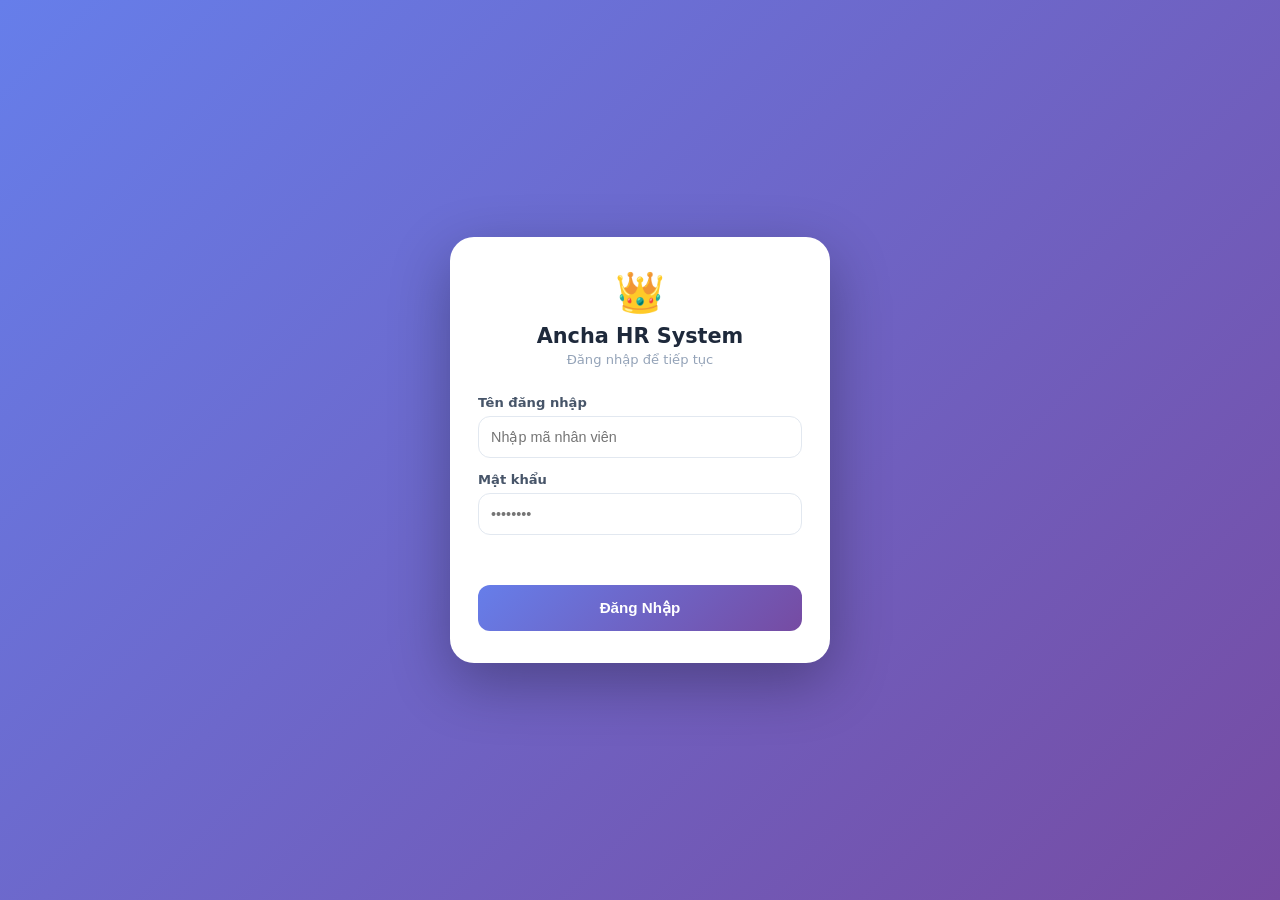
<file: index.html>
<!DOCTYPE html>
<html lang="vi">
<head>
<meta charset="UTF-8">
<meta name="viewport" content="width=device-width, initial-scale=1.0, viewport-fit=cover">
<meta name="apple-mobile-web-app-capable" content="yes">
<meta name="apple-mobile-web-app-status-bar-style" content="black-translucent">
<meta name="apple-mobile-web-app-title" content="Boss Ancha">
<meta name="theme-color" content="#667eea">
<meta http-equiv="Cache-Control" content="no-cache, no-store, must-revalidate">
<meta http-equiv="Pragma" content="no-cache">
<title>Hoa Nguyễn - Boss Ancha</title>
<link rel="manifest" href="manifest.json">
<link rel="apple-touch-icon" href="icon-boss.svg">
<link rel="stylesheet" href="style.css?v=4">
<style>
  /* Boss-specific overrides */
  body { padding-bottom: calc(70px + var(--safe-bottom)); background: #f0f2f5; }
  .emp-row {
    display: flex; align-items: center; gap: 12px;
    padding: 14px; background: var(--bg); border-radius: 12px; margin-bottom: 8px;
    cursor: pointer; transition: all .2s;
  }
  .emp-row:hover { background: #e8edf5; }
  .emp-info { flex: 1; }
  .emp-name { font-weight: 700; font-size: 0.92rem; }
  .emp-status { font-size: 0.75rem; color: var(--muted); margin-top: 2px; }
  .emp-badges { display: flex; gap: 4px; flex-wrap: wrap; margin-top: 4px; }

  .ot-request {
    background: #fffbeb; border: 1.5px solid #f59e0b;
    border-radius: 12px; padding: 14px; margin-bottom: 8px;
  }
  .ot-request-header { display: flex; justify-content: space-between; align-items: center; margin-bottom: 8px; }
  .ot-actions { display: flex; gap: 6px; margin-top: 10px; }

  .salary-row {
    display: flex; align-items: center; justify-content: space-between;
    padding: 12px; background: var(--bg); border-radius: 10px; margin-bottom: 6px;
  }
  .salary-total { font-size: 1.1rem; font-weight: 800; color: var(--primary); }

  .alert-item {
    display: flex; align-items: flex-start; gap: 10px;
    padding: 12px; border-radius: 10px; margin-bottom: 8px;
  }
  .alert-item.danger { background: #fee2e2; }
  .alert-item.warning { background: #fef3c7; }

  .supply-status-item {
    display: flex; align-items: center; justify-content: space-between;
    padding: 10px; border-radius: 8px; margin-bottom: 6px; font-size: 0.85rem;
  }
  .supply-ok { background: #f0fdf4; }
  .supply-low { background: #fee2e2; }

  .tab-bar { display: flex; gap: 6px; overflow-x: auto; padding-bottom: 4px; margin-bottom: 14px; }
  .tab-pill {
    padding: 6px 16px; border-radius: 20px; border: none; background: var(--card);
    font-size: 0.82rem; font-weight: 600; color: var(--muted); cursor: pointer;
    white-space: nowrap; box-shadow: var(--shadow);
  }
  .tab-pill.active { background: var(--primary); color: white; }

  .detail-modal-overlay {
    position: fixed; inset: 0; background: rgba(0,0,0,0.5);
    z-index: 200; display: flex; align-items: flex-end;
  }
  .detail-modal {
    background: white; border-radius: 24px 24px 0 0;
    padding: 24px 20px; width: 100%; max-height: 85vh;
    overflow-y: auto; animation: slideUp .3s ease;
  }
@keyframes spin { from { transform: rotate(0deg); } to { transform: rotate(360deg); } }
</style>
</head>
<body>

<!-- LOGIN GATE -->
<div id="loginGate" style="display:none;position:fixed;inset:0;z-index:9999;
  background:linear-gradient(135deg,#667eea 0%,#764ba2 100%);
  display:flex;align-items:center;justify-content:center;padding:20px">
  <div style="background:white;border-radius:24px;padding:32px 28px;width:100%;max-width:380px;box-shadow:0 20px 60px rgba(0,0,0,0.3)">
    <div style="text-align:center;margin-bottom:28px">
      <div style="font-size:2.5rem;margin-bottom:8px">👑</div>
      <div style="font-size:1.3rem;font-weight:800;color:#1e293b">Ancha HR System</div>
      <div style="font-size:0.82rem;color:#94a3b8;margin-top:4px">Đăng nhập để tiếp tục</div>
    </div>
    <div style="margin-bottom:14px">
      <label style="font-size:0.82rem;font-weight:600;color:#475569;display:block;margin-bottom:6px">Tên đăng nhập</label>
      <input type="text" id="gateCode" placeholder="Nhập mã nhân viên"
        style="width:100%;padding:12px;border:1.5px solid #e2e8f0;border-radius:12px;font-size:0.9rem;box-sizing:border-box;outline:none"
        onkeydown="if(event.key==='Enter')document.getElementById('gatePass').focus()">
    </div>
    <div style="margin-bottom:20px">
      <label style="font-size:0.82rem;font-weight:600;color:#475569;display:block;margin-bottom:6px">Mật khẩu</label>
      <input type="password" id="gatePass" placeholder="••••••••"
        style="width:100%;padding:12px;border:1.5px solid #e2e8f0;border-radius:12px;font-size:0.9rem;box-sizing:border-box;outline:none"
        onkeydown="if(event.key==='Enter')doGateLogin()">
    </div>
    <div id="gateError" style="color:#ef4444;font-size:0.82rem;text-align:center;margin-bottom:12px;min-height:18px"></div>
    <button onclick="doGateLogin()"
      style="width:100%;padding:14px;background:linear-gradient(135deg,#667eea,#764ba2);color:white;border:none;border-radius:12px;font-size:0.95rem;font-weight:700;cursor:pointer">
      Đăng Nhập
    </button>
  </div>
</div>

<!-- HEADER -->
<div class="app-header">
  <div class="header-row">
    <div>
      <h1>👑 Hoa Nguyễn - Boss Ancha</h1>
      <div class="sub" id="headerDate"></div>
    </div>
    <div style="display:flex;gap:8px;align-items:center">
      <div id="alertBadge" class="hidden" onclick="showAlertDetail()" style="background:#ef4444;color:white;border-radius:20px;padding:3px 10px;font-size:0.75rem;font-weight:700;cursor:pointer"></div>
      <button onclick="switchPage('notifications',this)" style="position:relative;background:rgba(255,255,255,0.2);border:none;color:white;border-radius:8px;padding:6px 10px;font-size:0.75rem;cursor:pointer">
        🔔<span id="notifBadge" class="hidden" style="position:absolute;top:-4px;right:-4px;background:#ef4444;color:white;border-radius:10px;padding:1px 5px;font-size:0.65rem;font-weight:700"></span>
      </button>
      <button id="refreshBtn" onclick="refreshAll()" style="background:rgba(255,255,255,0.2);border:none;color:white;border-radius:8px;padding:6px 10px;font-size:0.75rem;cursor:pointer;transition:transform 0.3s">🔄</button>
      <button onclick="bossLogout()" style="background:rgba(255,255,255,0.2);border:none;color:white;border-radius:8px;padding:6px 10px;font-size:0.75rem;cursor:pointer">Thoát</button>
    </div>
  </div>
</div>

<!-- PAGES -->

<!-- ── TỔNG QUAN ─────────────────────────────────── -->
<div class="page active" id="page-overview">

  <!-- Stats tổng -->
  <div class="stat-grid" style="margin-bottom:12px">
    <div class="stat-box card" style="margin:0">
      <div class="stat-num" id="statCheckedIn" style="color:var(--success)">—</div>
      <div class="stat-label">Đã check-in</div>
    </div>
    <div class="stat-box card" style="margin:0">
      <div class="stat-num" id="statAlerts" style="color:var(--danger)">—</div>
      <div class="stat-label">Cảnh báo</div>
    </div>

    <div class="stat-box card" style="margin:0">
      <div class="stat-num" id="statOTPending" style="color:var(--warning)">—</div>
      <div class="stat-label">Chờ duyệt OT</div>
    </div>
  </div>

  <!-- Cảnh báo ưu tiên -->
  <div id="priorityAlerts"></div>

  <!-- Tình trạng kho dụng cụ -->
  <div class="card">
    <div class="card-title"><span class="icon">📦</span>Tình Trạng Kho Dụng Cụ</div>
    <div id="supplyOverview">
      <p style="font-size:0.85rem;color:var(--muted)">Chưa có báo cáo kho hôm nay</p>
    </div>
  </div>

</div>

<!-- ── NHÂN VIÊN CHI TIẾT ─────────────────────────── -->
<!-- ── NHÂN SỰ (Nhân Viên + Lương) ─────── -->
<div class="page" id="page-staff">
  <!-- Sub-tabs -->
  <div style="display:flex;gap:6px;margin-bottom:14px;background:var(--card);border-radius:12px;padding:4px">
    <button id="stab-employees" onclick="switchStaffTab('employees')" style="flex:1;padding:8px 4px;border:none;border-radius:9px;font-size:0.78rem;font-weight:700;cursor:pointer;background:var(--primary);color:white">👥 Nhân Viên</button>
    <button id="stab-salary"    onclick="switchStaffTab('salary')"    style="flex:1;padding:8px 4px;border:none;border-radius:9px;font-size:0.78rem;font-weight:700;cursor:pointer;background:transparent;color:var(--muted)">💰 Lương</button>
  </div>

  <!-- Nhân Viên -->
  <div id="staffTab-employees">
    <div class="card">
      <div class="card-title"><span class="icon">👥</span>Quản Lý Nhân Viên</div>
      <button class="btn btn-primary btn-sm" onclick="openAddEmpModal()" style="margin-bottom:12px">+ Thêm Nhân Viên</button>
      <div id="empDetailList"></div>
    </div>
  </div>

  <div id="staffTab-overtime" style="display:none"></div>

  <!-- Lương -->
  <div id="staffTab-salary" style="display:none">
    <div style="background:linear-gradient(135deg,var(--primary),var(--secondary));color:white;border-radius:16px;padding:20px;margin-bottom:12px">
      <div style="font-size:0.85rem;opacity:0.85;margin-bottom:4px">Tháng <span id="salaryMonth"></span></div>
      <div style="font-size:1.8rem;font-weight:800" id="totalPayrollDisplay">—</div>
      <div style="font-size:0.78rem;opacity:0.75;margin-top:4px">Tổng chi lương + thưởng</div>
    </div>
    <div class="card">
      <div class="card-title"><span class="icon">🏆</span>Nhập Thưởng Doanh Số Tháng Này</div>
      <p style="font-size:0.82rem;color:var(--muted);margin-bottom:12px">Điền thưởng doanh số cho từng nhân viên trước ngày 30/31.</p>
      <div id="salesBonusInputs"></div>
      <button class="btn btn-primary" onclick="saveSalesBonus()" style="margin-top:8px">💾 Lưu Thưởng Doanh Số</button>
    </div>
    <div class="card">
      <div class="card-title"><span class="icon">💰</span>Bảng Lương Chi Tiết</div>
      <div id="salaryTable"></div>
      <button class="btn btn-success" id="confirmSalaryBtn" onclick="confirmSalary()" style="margin-top:12px">
        ✅ Xác Nhận & Chốt Lương Tháng
      </button>
    </div>
  </div>
</div>

<!-- hidden stubs giữ tương thích switchPage cũ -->
<div id="page-employees" style="display:none"></div>
<div id="page-overtime" style="display:none">
  <div class="card">
    <div class="card-title"><span class="icon">⏳</span>Chờ Duyệt</div>
    <div id="otPendingList"><p style="font-size:0.85rem;color:var(--muted)">Không có đăng ký nào chờ duyệt</p></div>
  </div>
  <div class="card">
    <div class="card-title"><span class="icon">✅</span>Đã Duyệt Tháng Này</div>
    <div id="otApprovedList"><p style="font-size:0.85rem;color:var(--muted)">Chưa có</p></div>
  </div>
</div>

<div id="page-salary" style="display:none"></div>

<!-- ── LỊCH & PHẠT ─────────────────────────────────── -->
<div class="page" id="page-schedule">
  <!-- Tab bar -->
  <div style="display:flex;gap:6px;margin-bottom:14px;background:var(--card);border-radius:12px;padding:4px">
    <button id="schtab-view"    onclick="switchSchedTab('view')"    style="flex:1;padding:8px 4px;border:none;border-radius:9px;font-size:0.68rem;font-weight:700;cursor:pointer;background:var(--primary);color:white">📅 Lịch Tuần</button>
    <button id="schtab-leave"   onclick="switchSchedTab('leave')"   style="flex:1;padding:8px 4px;border:none;border-radius:9px;font-size:0.68rem;font-weight:700;cursor:pointer;background:transparent;color:var(--muted)">🏥 Xin Nghỉ</button>
    <button id="schtab-edit"    onclick="switchSchedTab('edit')"    style="flex:1;padding:8px 4px;border:none;border-radius:9px;font-size:0.68rem;font-weight:700;cursor:pointer;background:transparent;color:var(--muted)">✏️ Sửa Lịch</button>
    <button id="schtab-penalty" onclick="switchSchedTab('penalty')" style="flex:1;padding:8px 4px;border:none;border-radius:9px;font-size:0.68rem;font-weight:700;cursor:pointer;background:transparent;color:var(--muted)">⚠️ Vi Phạm</button>
    <button id="schtab-assign"  onclick="switchSchedTab('assign')"  style="flex:1;padding:8px 4px;border:none;border-radius:9px;font-size:0.68rem;font-weight:700;cursor:pointer;background:transparent;color:var(--muted)">📌 Giao Việc</button>
  </div>

  <!-- Tab: Lịch Tuần -->
  <div id="schedTab-view">
    <div class="card">
      <div class="card-title"><span class="icon">📅</span>Lịch Làm Tuần Này</div>
      <div style="display:flex;gap:8px;margin-bottom:12px;align-items:center;flex-wrap:wrap">
        <button class="btn btn-sm" onclick="shiftWeek(-1)" style="padding:6px 12px">◀ Tuần trước</button>
        <span id="schedWeekLabel" style="font-weight:600;font-size:0.85rem;flex:1;text-align:center"></span>
        <button class="btn btn-sm" onclick="shiftWeek(1)" style="padding:6px 12px">Tuần sau ▶</button>
      </div>
      <div id="schedTable" style="overflow-x:auto"></div>
    </div>
  </div>

  <!-- Tab: Xin Nghỉ -->
  <div id="schedTab-leave" style="display:none">
    <div class="card">
      <div class="card-title"><span class="icon">🏥</span>Đơn Xin Nghỉ Phép</div>
      <div id="leaveRequestListSched"><p style="font-size:0.85rem;color:var(--muted)">Đang tải...</p></div>
    </div>
  </div>

  <!-- Tab: Sửa Lịch -->
  <div id="schedTab-edit" style="display:none">
  <div class="card">
    <div class="card-title"><span class="icon">✏️</span>Sửa Lịch Nhân Viên</div>
    <p style="font-size:0.82rem;color:var(--muted);margin-bottom:12px">Dùng khi nhân viên xin đổi lịch hoặc đăng ký trễ. Tick "phạt" nếu đăng ký muộn.</p>
    <div class="form-group">
      <label>Nhân viên</label>
      <select id="editSchedEmp" style="width:100%;padding:8px;border-radius:8px;border:1.5px solid var(--border);font-size:0.88rem"></select>
    </div>
    <div class="form-group">
      <label>Ngày</label>
      <input type="date" id="editSchedDate" style="width:100%;padding:8px;border-radius:8px;border:1.5px solid var(--border)">
    </div>
    <div class="form-group">
      <label>Ca chính</label>
      <select id="editSchedShift" style="width:100%;padding:8px;border-radius:8px;border:1.5px solid var(--border);font-size:0.88rem">
        <option value="fullday">🌞 Cả ngày (8:00–17:30)</option>
        <option value="morning">☀️ Sáng (8:00–12:00)</option>
        <option value="afternoon">🌤 Chiều (13:00–17:30)</option>
        <option value="off">🔴 Nghỉ</option>
      </select>
    </div>
    <div style="display:flex;align-items:center;gap:8px;margin-bottom:10px">
      <input type="checkbox" id="editSchedOT" style="width:16px;height:16px">
      <label for="editSchedOT" style="font-size:0.85rem;font-weight:600;color:var(--primary)">🌙 Có ca ngoài giờ</label>
    </div>
    <div id="editSchedOTInputs" style="display:none;background:var(--bg);padding:10px;border-radius:8px;margin-bottom:10px">
      <div style="display:flex;gap:8px;margin-bottom:8px">
        <div style="flex:1"><label style="font-size:0.78rem;color:var(--muted)">Từ</label>
          <input type="time" id="editSchedOTStart" value="19:30" style="width:100%;padding:6px;border-radius:6px;border:1px solid #ddd"></div>
        <div style="flex:1"><label style="font-size:0.78rem;color:var(--muted)">Đến</label>
          <input type="time" id="editSchedOTEnd" value="22:00" style="width:100%;padding:6px;border-radius:6px;border:1px solid #ddd"></div>
      </div>
      <label style="font-size:0.78rem;color:var(--muted)">Số giờ</label>
      <select id="editSchedOTHours" style="width:100%;padding:6px;border-radius:6px;border:1px solid #ddd;font-size:0.85rem">
        ${[1,2,3,4,5,6,7,8].map(h=>`<option value="${h}"${h===2?' selected':''}>${h} tiếng</option>`).join('')}
      </select>
    </div>
    <div style="display:flex;align-items:center;gap:8px;margin-bottom:12px;padding:10px;background:#fff5f5;border-radius:8px;border:1px solid #fecaca">
      <input type="checkbox" id="editSchedPenalty" style="width:16px;height:16px">
      <label for="editSchedPenalty" style="font-size:0.85rem;color:#ef4444;cursor:pointer">⚠️ Phạt đăng ký lịch trễ (−50.000đ)</label>
    </div>
    <button class="btn btn-primary" onclick="saveEditSchedule()">💾 Cập Nhật Lịch</button>
  </div>
  </div><!-- end schedTab-edit -->

  <!-- Tab: Vi Phạm -->
  <div id="schedTab-penalty" style="display:none">
  <div class="card">
    <div class="card-title"><span class="icon">⚠️</span>Quản Lý Vi Phạm Tháng Này</div>
    <p style="font-size:0.82rem;color:var(--muted);margin-bottom:12px">Mỗi lần vi phạm trừ 50.000đ. Chị có thể bỏ qua từng trường hợp nếu muốn.</p>
    <div id="penaltyList"></div>
    <div style="margin-top:12px;display:flex;gap:8px;flex-wrap:wrap">
      <select id="penaltyEmpSel" style="flex:1;padding:8px;border-radius:8px;border:1.5px solid var(--border);font-size:0.85rem"></select>
      <select id="penaltyReason" style="flex:2;padding:8px;border-radius:8px;border:1.5px solid var(--border);font-size:0.85rem">
        <option value="late">Đi muộn</option>
        <option value="early">Về sớm</option>
        <option value="late_register">Đăng ký lịch trễ</option>
        <option value="other">Lý do khác</option>
      </select>
      <button class="btn btn-danger btn-sm" onclick="addPenalty()" style="padding:8px 16px">+ Thêm Phạt</button>
    </div>
  </div>
  </div><!-- end schedTab-penalty -->

  <!-- Tab: Giao Việc -->
  <div id="schedTab-assign" style="display:none">
    <div class="card">
      <div class="card-title"><span class="icon">📌</span>Giao Việc Phát Sinh</div>
      <p style="font-size:0.82rem;color:var(--muted);margin-bottom:12px">Giao nhiệm vụ phát sinh cho nhân viên — họ nhận thông báo ngay trong app và phải báo cáo lại Boss khi xong.</p>
      <div class="form-group">
        <label>Nhân viên phụ trách</label>
        <select id="assignEmpSel" style="width:100%;padding:8px;border-radius:8px;border:1.5px solid var(--border);font-size:0.88rem"></select>
      </div>
      <div class="form-group">
        <label>Nội dung nhiệm vụ</label>
        <textarea id="assignTaskDesc" rows="3" placeholder="VD: Tưới cây ngoài sân trước khi về, Lấy đồ ở tầng 3..." style="width:100%;padding:8px;border-radius:8px;border:1.5px solid var(--border);font-size:0.88rem;box-sizing:border-box;resize:vertical"></textarea>
      </div>
      <button class="btn btn-primary" onclick="assignTask()">📤 Giao Việc & Thông Báo</button>
    </div>
  </div><!-- end schedTab-assign -->

</div><!-- end page-schedule -->

<!-- ── NHẬT KÝ ─────────────────────────────────────── -->
<div class="page" id="page-diary">
  <div class="card">
    <div class="card-title"><span class="icon">📒</span>Nhật Ký Toàn Đội</div>
    <div style="display:flex;gap:6px;margin-bottom:10px">
      <button onclick="setBossDiaryFilter('day')" id="bdfilter-day" style="flex:1;padding:7px;border-radius:8px;border:1.5px solid var(--primary);background:var(--primary);color:white;font-weight:700;cursor:pointer;font-size:0.82rem">Hôm nay</button>
      <button onclick="setBossDiaryFilter('week')" id="bdfilter-week" style="flex:1;padding:7px;border-radius:8px;border:1.5px solid var(--border);background:var(--card);color:var(--text);font-weight:600;cursor:pointer;font-size:0.82rem">Tuần này</button>
      <button onclick="setBossDiaryFilter('month')" id="bdfilter-month" style="flex:1;padding:7px;border-radius:8px;border:1.5px solid var(--border);background:var(--card);color:var(--text);font-weight:600;cursor:pointer;font-size:0.82rem">Tháng này</button>
    </div>
    <div id="bossDiaryList"><p style="font-size:0.85rem;color:var(--muted);text-align:center;padding:20px">Đang tải...</p></div>
  </div>
</div>

<!-- ── CÀI ĐẶT ────────────────────────────────────── -->
<div class="page" id="page-notifications">
  <!-- Đơn xin nghỉ chờ duyệt -->
  <div class="card" style="border:2px solid #f59e0b">
    <div class="card-title"><span class="icon">🏥</span>Đơn Xin Nghỉ Chờ Duyệt <span id="leavePendingBadge" style="background:#ef4444;color:white;border-radius:20px;padding:1px 7px;font-size:0.72rem;margin-left:4px;display:none">0</span></div>
    <div id="leaveRequestList"><p style="font-size:0.85rem;color:var(--muted)">Đang tải...</p></div>
  </div>
  <div class="card" style="margin-top:12px">
    <div class="card-title"><span class="icon">🔔</span>Thông Báo Hệ Thống</div>
    <div id="notifList"><p style="font-size:0.85rem;color:var(--muted)">Đang tải...</p></div>
  </div>
  <div class="card" style="margin-top:12px">
    <div class="card-title"><span class="icon">📋</span>Báo Cáo Chấm Công Tự Động</div>
    <div id="attendanceReportList"><p style="font-size:0.85rem;color:var(--muted)">Đang tải...</p></div>
  </div>
</div>

<div id="page-photos" style="display:none"></div>

<div class="page" id="page-settings">
  <!-- Tab bar -->
  <div style="display:flex;gap:6px;margin-bottom:14px;background:var(--card);border-radius:12px;padding:4px">
    <button id="setab-config"  onclick="switchSettingsTab('config')"  style="flex:1;padding:8px 4px;border:none;border-radius:9px;font-size:0.7rem;font-weight:700;cursor:pointer;background:var(--primary);color:white">⚙️ Cấu Hình</button>
    <button id="setab-tasks"   onclick="switchSettingsTab('tasks')"   style="flex:1;padding:8px 4px;border:none;border-radius:9px;font-size:0.7rem;font-weight:700;cursor:pointer;background:transparent;color:var(--muted)">📋 Nhiệm Vụ</button>
    <button id="setab-link"    onclick="switchSettingsTab('link')"    style="flex:1;padding:8px 4px;border:none;border-radius:9px;font-size:0.7rem;font-weight:700;cursor:pointer;background:transparent;color:var(--muted)">🔗 Link App</button>
  </div>

  <!-- Tab: Cấu Hình -->
  <div id="settingsTab-config">
    <div class="card">
      <div class="card-title"><span class="icon">⚙️</span>Cấu Hình Hệ Thống</div>
      <div class="form-group">
        <label>Google Apps Script URL</label>
        <input type="url" id="settingScriptUrl" placeholder="https://script.google.com/...">
      </div>
      <div class="form-group">
        <label>Giờ bắt đầu làm (hành chính)</label>
        <input type="time" id="settingStartTime" value="08:00">
      </div>
      <div class="form-group">
        <label>Bán kính check-in GPS (mét)</label>
        <input type="number" id="settingRadius" value="150">
      </div>
      <div class="form-group">
        <label>Lương tăng ca (đ/giờ)</label>
        <input type="number" id="settingOTRate" value="26000">
      </div>
      <button class="btn btn-primary" onclick="saveSettings()">💾 Lưu Cấu Hình</button>
    </div>

    <div class="card" style="border:2px solid #f59e0b">
      <div class="card-title"><span class="icon">📍</span>Tọa Độ & IP Văn Phòng</div>
      <p style="font-size:0.82rem;color:var(--muted);margin-bottom:10px">
        Nhân viên check-in bằng WiFi văn phòng (IP). Nếu dùng 4G mới kiểm tra GPS.
      </p>
      <div id="currentOfficeCoords" style="font-size:0.82rem;background:var(--bg);border-radius:8px;padding:10px;margin-bottom:10px;color:var(--muted)">
        Đang tải...
      </div>

      <!-- IP WiFi -->
      <div style="margin-bottom:12px">
        <label style="font-size:0.78rem;font-weight:700;display:block;margin-bottom:4px">🌐 IP WiFi Văn Phòng</label>
        <div style="display:flex;gap:8px">
          <input type="text" id="officeIP" placeholder="Chưa lưu" readonly
            style="flex:1;padding:8px;border:1.5px solid var(--border);border-radius:8px;font-size:0.85rem;background:var(--bg);font-weight:700;color:var(--primary)">
          <button class="btn" style="background:#10b981;color:white;font-weight:700;white-space:nowrap" onclick="getAndSaveOfficeIP()">
            📡 Lấy IP WiFi
          </button>
        </div>
        <p style="font-size:0.73rem;color:var(--muted);margin-top:4px">Kết nối WiFi văn phòng rồi bấm nút này — chỉ cần làm 1 lần</p>
      </div>

      <!-- GPS -->
      <div style="display:flex;gap:8px;margin-bottom:10px">
        <div style="flex:1">
          <label style="font-size:0.78rem;font-weight:600;display:block;margin-bottom:4px">Latitude (GPS dự phòng)</label>
          <input type="number" step="any" id="officeLat" placeholder="21.020672" style="width:100%;padding:8px;border:1.5px solid var(--border);border-radius:8px;font-size:0.82rem;box-sizing:border-box">
        </div>
        <div style="flex:1">
          <label style="font-size:0.78rem;font-weight:600;display:block;margin-bottom:4px">Longitude</label>
          <input type="number" step="any" id="officeLng" placeholder="105.8177024" style="width:100%;padding:8px;border:1.5px solid var(--border);border-radius:8px;font-size:0.82rem;box-sizing:border-box">
        </div>
      </div>
      <div style="display:flex;gap:8px">
        <button class="btn" style="flex:1;background:#f59e0b;color:white;font-weight:700" onclick="getMyLocationForOffice()">
          📡 Lấy GPS dự phòng
        </button>
        <button class="btn btn-primary" style="flex:1" onclick="saveOfficeLocation()">
          💾 Lưu tọa độ
        </button>
      </div>
    </div>
    </div>
  </div>

  <!-- Tab: Nhiệm Vụ -->
  <div id="settingsTab-tasks" style="display:none">
    <div class="card">
      <div class="card-title"><span class="icon">📋</span>Nhiệm Vụ Hàng Ngày</div>
      <p style="font-size:0.82rem;color:var(--muted);margin-bottom:12px">Thêm/bớt nhiệm vụ checklist sáng/chiều.</p>
      <div id="taskEditor"></div>
      <button class="btn btn-outline btn-sm" onclick="addTask()" style="margin-top:8px">+ Thêm Nhiệm Vụ</button>
    </div>
  </div>

  <!-- Tab: Link App -->
  <div id="settingsTab-link" style="display:none">
    <div class="card">
      <div class="card-title"><span class="icon">🔗</span>Link Cho Nhân Viên</div>
      <p style="font-size:0.82rem;color:var(--muted);margin-bottom:10px">Gửi link này cho nhân viên để cài app:</p>
      <div style="background:var(--bg);border-radius:10px;padding:12px;font-size:0.85rem;word-break:break-all;color:var(--primary);font-weight:600" id="employeeLink">
        https://hoanguyenvictor.github.io/hr-ancha/employee.html
      </div>
      <button class="btn btn-primary" onclick="copyEmployeeLink()" style="margin-top:10px;width:100%">📋 Copy Link Gửi Nhân Viên</button>
    </div>
  </div>

</div>

<!-- BOTTOM NAV -->
<nav class="bottom-nav">
  <button class="nav-item active" onclick="switchPage('overview',this)">
    <span class="icon">🏠</span><span>Tổng Quan</span>
  </button>
  <button class="nav-item" onclick="switchPage('staff',this)" style="position:relative">
    <span class="icon">👤</span><span>Nhân Sự</span>
    <div class="notif-dot hidden" id="otDot"></div>
  </button>
  <button class="nav-item" onclick="switchPage('schedule',this)">
    <span class="icon">📅</span><span>Lịch</span>
  </button>
  <button class="nav-item" onclick="switchPage('diary',this)">
    <span class="icon">📒</span><span>Nhật Ký</span>
  </button>
  <button class="nav-item" onclick="switchPage('settings',this)">
    <span class="icon">⚙️</span><span>Cài Đặt</span>
  </button>
</nav>

<!-- EMPLOYEE DETAIL MODAL -->
<div class="detail-modal-overlay hidden" id="empDetailModal">
  <div class="detail-modal">
    <div class="modal-handle"></div>
    <div id="empDetailContent"></div>
    <button class="btn" onclick="closeEmpDetail()" style="background:var(--bg);color:var(--muted);margin-top:12px">Đóng</button>
  </div>
</div>

<!-- ADD EMPLOYEE MODAL -->
<div class="detail-modal-overlay hidden" id="addEmpModal">
  <div class="detail-modal">
    <div class="modal-handle"></div>
    <div class="modal-title">➕ Thêm Nhân Viên</div>
    <div class="form-group">
      <label>Họ Tên</label>
      <input type="text" id="newEmpName" placeholder="Nguyễn Văn A">
    </div>
    <div class="form-group">
      <label>Mã Nhân Viên</label>
      <input type="text" id="newEmpCode" placeholder="NV001">
    </div>
    <div class="form-group">
      <label>Mật Khẩu</label>
      <input type="password" id="newEmpPass" placeholder="Tối thiểu 6 ký tự">
    </div>
    <div class="form-group">
      <label>Số Điện Thoại</label>
      <input type="tel" id="newEmpPhone" placeholder="0909...">
    </div>
    <div class="form-group">
      <label>Lương Cứng (đ/tháng)</label>
      <input type="number" id="newEmpSalary" placeholder="VD: 5000000">
    </div>
    <div class="form-group">
      <label>Màu Đại Diện</label>
      <div style="display:flex;gap:8px;flex-wrap:wrap;margin-bottom:6px" id="colorSwatches">
        <div onclick="selectColor('#667eea')" style="width:36px;height:36px;border-radius:50%;background:#667eea;cursor:pointer;border:3px solid #667eea;box-shadow:0 0 0 2px white inset"></div>
        <div onclick="selectColor('#ec4899')" style="width:36px;height:36px;border-radius:50%;background:#ec4899;cursor:pointer;border:3px solid transparent"></div>
        <div onclick="selectColor('#22c55e')" style="width:36px;height:36px;border-radius:50%;background:#22c55e;cursor:pointer;border:3px solid transparent"></div>
        <div onclick="selectColor('#f59e0b')" style="width:36px;height:36px;border-radius:50%;background:#f59e0b;cursor:pointer;border:3px solid transparent"></div>
        <div onclick="selectColor('#ef4444')" style="width:36px;height:36px;border-radius:50%;background:#ef4444;cursor:pointer;border:3px solid transparent"></div>
        <div onclick="selectColor('#3b82f6')" style="width:36px;height:36px;border-radius:50%;background:#3b82f6;cursor:pointer;border:3px solid transparent"></div>
        <div onclick="selectColor('#8b5cf6')" style="width:36px;height:36px;border-radius:50%;background:#8b5cf6;cursor:pointer;border:3px solid transparent"></div>
        <div onclick="selectColor('#14b8a6')" style="width:36px;height:36px;border-radius:50%;background:#14b8a6;cursor:pointer;border:3px solid transparent"></div>
        <div onclick="selectColor('#f97316')" style="width:36px;height:36px;border-radius:50%;background:#f97316;cursor:pointer;border:3px solid transparent"></div>
      </div>
      <input type="hidden" id="newEmpColor" value="#667eea">
    </div>
    <button class="btn btn-primary" onclick="saveNewEmployee()">💾 Lưu Nhân Viên</button>
    <button class="btn" onclick="document.getElementById('addEmpModal').classList.add('hidden')" style="background:var(--bg);color:var(--muted);margin-top:8px">Huỷ</button>
  </div>
</div>

<script src="db.js?v=4"></script>
<script>
// ─── STATE ─────────────────────────────────────────────
let employees = [];
let todayReports = {};
let overtimeRequests = [];
let salaryData = {};

// ─── INIT ──────────────────────────────────────────────
// ─── LOGIN GATE ────────────────────────────────────────
const BOSS_CODE = 'HOANGUYEN-ANCHA';


function bossLogout() {
  sessionStorage.removeItem('bossAuth');
  location.reload();
}

async function sha256(str) {
  const buf = await crypto.subtle.digest('SHA-256', new TextEncoder().encode(str));
  return Array.from(new Uint8Array(buf)).map(b => b.toString(16).padStart(2,'0')).join('');
}

async function doGateLogin() {
  const code = document.getElementById('gateCode').value.trim().toUpperCase();
  const pass = document.getElementById('gatePass').value;
  document.getElementById('gateError').textContent = '';
  if (!code || !pass) { document.getElementById('gateError').textContent = 'Vui lòng nhập đầy đủ!'; return; }

  const hash = await sha256(pass);
  // Boss login — so sánh với hash cố định, không lưu vào localStorage
  const BOSS_HASH = await sha256('Anh@#2022');
  if (code === BOSS_CODE) {
    if (hash === BOSS_HASH) {
      sessionStorage.setItem('bossAuth', '1');
      document.getElementById('loginGate').style.display = 'none';
      await initDashboard();
      return;
    }
    document.getElementById('gateError').textContent = '❌ Sai mật khẩu!';
    return;
  }

  // Employee login → chuyển sang trang nhân viên
  const passHash = await sha256(pass);
  const res = await apiCall('login', { code, passHash });
  if (res.ok && res.user) {
    localStorage.setItem('hrUser', JSON.stringify(res.user));
    window.location.href = 'employee.html';
  } else {
    document.getElementById('gateError').textContent = '❌ Sai tên đăng nhập hoặc mật khẩu!';
  }
}

async function init() {
  // Kiểm tra xem đã đăng nhập chưa
  if (!sessionStorage.getItem('bossAuth')) {
    document.getElementById('loginGate').style.display = 'flex';
    return;
  }
  await initDashboard();
}

async function initDashboard() {
  document.getElementById('loginGate').style.display = 'none';
  document.getElementById('headerDate').textContent =
    new Date().toLocaleDateString('vi-VN', { weekday:'long', day:'2-digit', month:'2-digit', year:'numeric' });
  document.getElementById('salaryMonth').textContent = monthKey();
  loadSettings();
  await refreshAll();
  setInterval(autoRefresh, 120000);
}

let lastSupplyTime = null;
async function autoRefresh() {
  const prevSupplyTime = lastSupplyTime;
  await refreshAll();
  // Kiểm tra có báo cáo kho mới không
  let newSupply = false;
  employees.forEach(e => {
    const s = todayReports[e.id]?.supply;
    if (s && s.time && s.time !== prevSupplyTime) { lastSupplyTime = s.time; newSupply = true; }
  });
  if (newSupply && prevSupplyTime !== null) {
    showToast('📦 Nhân viên vừa cập nhật báo cáo kho!', 'warning');
  }
}

async function refreshAll() {
  const btn = document.getElementById('refreshBtn');
  if (btn) {
    btn.disabled = true;
    btn.style.animation = 'spin 0.8s linear infinite';
  }
  try {
    await Promise.all([
      loadEmployees(),
      loadTodayReports(),
      loadOvertimeRequests(),
      loadSalaryData(),
    ]);
    // Re-render trang đang xem
    const activePage = document.querySelector('.page.active')?.id?.replace('page-','');
    if (activePage === 'overview') renderOverview();
    else if (activePage === 'staff') { renderEmployeeList(); renderOvertimeTab(); renderSalaryTab(); }
    else if (activePage === 'diary') loadBossDiary();
    else if (activePage === 'notifications') { loadLeaveRequests(); loadNotifications(); loadAttendanceReports(); }
    updateNotifBadge();
    showToast('✅ Đã cập nhật dữ liệu mới nhất', 'success');
  } catch(err) {
    showToast('❌ Lỗi refresh: ' + err.message, 'error');
  } finally {
    if (btn) {
      btn.disabled = false;
      btn.style.animation = '';
    }
  }
}

// ─── DATA LOADING ──────────────────────────────────────
async function loadEmployees() {
  // Đọc localStorage trước (luôn có dữ liệu mới nhất khi offline)
  const local = JSON.parse(localStorage.getItem('employees') || '[]');
  // Bỏ passHash khi đưa vào state
  employees = local.map(({ passHash, ...e }) => e);

  // Nếu đã cấu hình Google Sheets thì sync từ Sheet (Sheet là nguồn sự thật)
  if (DB_CONFIG.SCRIPT_URL && DB_CONFIG.SCRIPT_URL !== 'YOUR_GOOGLE_APPS_SCRIPT_URL') {
    try {
      const res = await apiCall('getEmployees');
      if (res.ok && res.data && res.data.length > 0) {
        employees = res.data;
        localStorage.setItem('employees', JSON.stringify(res.data));
      }
    } catch(e) {}
  }
}

async function loadTodayReports() {
  const res = await apiCall('getTodayReports', { date: today() });
  if (res.ok && res.data) todayReports = res.data;
}

async function loadOvertimeRequests() {
  const res = await apiCall('getOvertimeRequests', { month: monthKey() });
  if (res.ok && res.data) overtimeRequests = res.data;
  const pending = overtimeRequests.filter(r => !r.approved && !r.rejected);
  document.getElementById('otDot').classList.toggle('hidden', pending.length === 0);
  document.getElementById('statOTPending').textContent = pending.length;
}

async function loadSalaryData() {
  const res = await apiCall('getSalaryData', { month: monthKey() });
  if (res.ok && res.data) salaryData = res.data;
  await loadPenalties();
}

async function loadPenalties() {
  const res = await apiCall('getPenalties', { month: monthKey() });
  if (res.ok && res.data) {
    penalties = res.data;
    localStorage.setItem('penalties', JSON.stringify(penalties));
    syncPenaltiesToSalary();
  }
}

// ─── OVERVIEW ──────────────────────────────────────────
function renderOverview() {
  const checkedIn = employees.filter(e => todayReports[e.id]?.checkin).length;
  document.getElementById('statCheckedIn').textContent = `${checkedIn}/${employees.length}`;

  // Alerts
  const alerts = buildAlerts();
  document.getElementById('statAlerts').textContent = alerts.length;
  if (alerts.length > 0) {
    document.getElementById('alertBadge').textContent = `${alerts.length} cảnh báo`;
    document.getElementById('alertBadge').classList.remove('hidden');
  }

  // Priority alerts
  const alertEl = document.getElementById('priorityAlerts');
  alertEl.innerHTML = alerts.slice(0, 5).map(a => `
    <div class="alert-item ${a.type}" style="margin-bottom:8px">
      <span style="font-size:1.1rem">${a.type==='danger'?'🚨':'⚠️'}</span>
      <div>
        <div style="font-size:0.85rem;font-weight:600">${a.title}</div>
        <div style="font-size:0.78rem;color:var(--muted);margin-top:2px">${a.desc}</div>
      </div>
    </div>`).join('');

  // Task stats
  let totalTasks = 0, doneTasks = 0;
  employees.forEach(e => {
    const r = todayReports[e.id];
    if (!r) return;
    const taskCount = 10; // morning(5) + afternoon(5)
    const done = Object.values(r.checklist || {}).filter(Boolean).length;
    totalTasks += taskCount; doneTasks += done;
  });
  // Supply overview
  renderSupplyOverview();
}

function empRowHTML(emp) {
  const r = todayReports[emp.id] || {};
  const allTasks = 10;
  const done = Object.values(r.checklist || {}).filter(Boolean).length;
  const alerts = buildEmpAlerts(emp, r);

  const caLine = (icon, inTime, late, outTime) => {
    if (!inTime) return `${icon} ❌ Chưa vào`;
    return `${icon} ${inTime}${late?' ⚠️':' ✅'}${outTime?' → '+outTime:' (chưa out)'}`;
  };
  const lines = [
    caLine('☀️', r.morningCheckin, r.morningLate, r.morningCheckout),
    caLine('🌆', r.afternoonCheckin, r.afternoonLate, r.afternoonCheckout),
    ...(r.eveningCheckin || r.activeShift ? [caLine('🌙', r.eveningCheckin, r.eveningLate, r.eveningCheckout)] : [])
  ];

  const initials = emp.name.split(' ').slice(-2).map(w=>w[0]).join('').toUpperCase();
  return `<div class="emp-row" onclick="showEmpDetail('${emp.id}')">
    <div class="avatar" style="background:${emp.color||'#667eea'}">${initials}</div>
    <div class="emp-info">
      <div class="emp-name">${emp.name}</div>
      ${lines.map(l => `<div class="emp-status" style="font-size:0.75rem">${l}</div>`).join('')}
      <div class="emp-status" style="font-size:0.75rem;margin-top:2px">✅ Checklist: ${done}/${allTasks} việc</div>
      <div class="emp-badges">
        ${alerts.map(a => `<span class="badge badge-${a.type}" style="font-size:0.65rem">${a.short}</span>`).join('')}
      </div>
    </div>
    <span style="color:var(--muted);font-size:0.8rem">›</span>
  </div>`;
}

function showAlertDetail() {
  const alerts = buildAlerts();
  if (!alerts.length) return;
  const msg = alerts.map(a => `${a.type==='danger'?'🚨':'⚠️'} ${a.title}\n   ${a.desc}`).join('\n\n');
  alert(`📋 CÁC CẢNH BÁO (${alerts.length})\n\n${msg}`);
}

function buildAlerts() {
  const alerts = [];
  const hour = new Date().getHours();
  // Lấy thứ hôm nay để tra lịch
  const todayDayKey = ['sun','mon','tue','wed','thu','fri','sat'][new Date().getDay()];
  employees.forEach(emp => {
    const r = todayReports[emp.id] || {};
    const empSched = (weeklySchedule[emp.id] || {})[todayDayKey] || {};
    const shift = empSched.shift || 'fullday';
    // Nghỉ cả ngày (off) VẪN có thể đăng ký tăng ca tối → chỉ bỏ qua hẳn khi nghỉ mà KHÔNG đăng ký tối
    const hasEvening = !!(empSched.eveningStart || empSched.hasOT === true || empSched.hasOT === 'true' || shift === 'evening');
    const isOff = shift === 'off';
    if (isOff && !hasEvening) return;

    // --- Cảnh báo ca NGÀY: bỏ qua nếu hôm nay nghỉ ---
    if (!isOff) {
      if (!r.checkin && hour >= 9) {
        alerts.push({ type: 'danger', title: `${emp.name} chưa check-in`, desc: `Đã ${hour}h mà chưa vào làm`, empId: emp.id });
      }
      if (r.supply?.hasAlert) {
        alerts.push({ type: 'warning', title: 'Dụng cụ kho sắp hết', desc: `${emp.name} báo cáo tồn kho thấp`, empId: emp.id });
      }
      if (hour >= 17) {
        const pendingAfternoon = ['a1','a2','a3','a4','a5'].filter(id => !r.checklist?.[id]);
        if (pendingAfternoon.length > 0) {
          alerts.push({ type: 'warning', title: `${emp.name} chưa xong checklist chiều`, desc: `Còn ${pendingAfternoon.length} việc`, empId: emp.id });
        }
      }
    }

    // --- Cảnh báo ca TỐI: luôn kiểm tra, kể cả người nghỉ ngày nhưng đăng ký làm tối ---
    if (r.pingMiss) {
      alerts.push({ type: 'danger', title: `${emp.name} không phản hồi ping`, desc: `Ca tối — không xác nhận đang làm`, empId: emp.id });
    }
  });
  return alerts;
}

function buildEmpAlerts(emp, r) {
  const alerts = [];
  const hour = new Date().getHours();
  if (!r.checkin && hour >= 9) alerts.push({ type: 'danger', short: 'Chưa check-in' });
  if (r.late) alerts.push({ type: 'warning', short: `Trễ ${r.lateMin}p` });
  if (r.supply?.hasAlert) alerts.push({ type: 'warning', short: 'Kho thấp' });
  if (r.pingMiss) alerts.push({ type: 'danger', short: 'Miss ping' });
  return alerts;
}

function renderSupplyOverview() {
  const SUPPLY_LABELS = {
    carton_nap_gap_35x25x7: 'Hộp nắp gập 35×25×7', carton_nap_gap_20x15x6: 'Hộp nắp gập 20×15×6',
    carton_doi_khau_40x30x20: 'Hộp đối khẩu 40×30×20', carton_doi_khau_35x25x15: 'Hộp đối khẩu 35×25×15',
    carton_doi_khau_12x12x12: 'Hộp đối khẩu 12×12×12', hop_dong_ho: 'Hộp đựng đồng hồ',
    hop_vong_tay: 'Hộp đựng vòng tay', bang_dinh: 'Băng dính',
    xop_60cm: 'Xốp chống sốc 60cm', xop_40cm: 'Xốp chống sốc 40cm',
    giay_in_don: 'Giấy in đơn', decan_noi: 'Decan Nói',
    decan_vanh: 'Decan Vành', decan_vua: 'Decan Vừa', giay_nen_vua: 'Giấy nến bọc hàng'
  };
  const SUPPLY_ALERT = DB_CONFIG.SUPPLY_ALERT;

  // Find latest supply report + who reported
  let latestSupply = null;
  let reporterEmpId = null;
  let onBehalfOfEmpId = null;
  employees.forEach(e => {
    if (todayReports[e.id]?.supply) {
      latestSupply = todayReports[e.id].supply;
      reporterEmpId = todayReports[e.id].supply.reportedBy || e.id;
      onBehalfOfEmpId = todayReports[e.id].supply.onBehalfOf || null;
    }
  });

  if (!latestSupply || !latestSupply.data) {
    document.getElementById('supplyOverview').innerHTML =
      `<p style="font-size:0.85rem;color:var(--muted)">Chưa có báo cáo kho hôm nay</p>`;
    return;
  }

  const reporter = employees.find(e => e.id === reporterEmpId);
  const reporterName = reporter ? reporter.name.split(' ').slice(-1)[0] : reporterEmpId;
  const onBehalfEmp = onBehalfOfEmpId ? employees.find(e => e.id === onBehalfOfEmpId) : null;
  const onBehalfName = onBehalfEmp ? onBehalfEmp.name.split(' ').slice(-1)[0] : '';

  const reporterBadge = onBehalfOfEmpId
    ? `<div style="font-size:0.78rem;color:var(--primary);margin-bottom:8px">👥 <b>${reporterName}</b> kiểm đại diện cho <b>${onBehalfName}</b></div>`
    : `<div style="font-size:0.78rem;color:var(--muted);margin-bottom:8px">👤 Báo cáo bởi <b>${reporterName}</b></div>`;

  const html = reporterBadge + Object.entries(SUPPLY_LABELS).map(([key, label]) => {
    const qty = latestSupply.data[key];
    const alert = SUPPLY_ALERT[key] || 0;
    const low = qty !== null && qty !== undefined && qty < alert;
    return `<div class="supply-status-item ${low?'supply-low':'supply-ok'}">
      <span>${label}</span>
      <span style="font-weight:700;color:${low?'var(--danger)':'var(--success)'}">${qty ?? '—'} ${low?'⚠️':''}</span>
    </div>`;
  }).join('');
  document.getElementById('supplyOverview').innerHTML = html;
}

// ─── EMPLOYEE DETAIL ───────────────────────────────────
async function showEmpDetail(empId) {
  const emp = employees.find(e => e.id === empId);
  if (!emp) return;
  // Reload dữ liệu mới nhất trước khi hiển thị
  await loadTodayReports();
  const r = todayReports[empId] || {};
  const MORNING = ['m1','m2','m3','m4','m5'];
  const AFTERNOON = ['a1','a2','a3','a4','a5'];
  const TASK_NAMES = {
    m1:'Dọn dẹp VP', m2:'Lau bàn ghế', m3:'Kiểm máy móc', m4:'Chuẩn bị dụng cụ', m5:'Check đơn hàng',
    a1:'Dọn dẹp cuối ngày', a2:'Xếp hàng hoá', a3:'Thu dọn dụng cụ', a4:'Tắt thiết bị điện', a5:'Khoá cửa'
  };
  const initials = emp.name.split(' ').slice(-2).map(w=>w[0]).join('').toUpperCase();

  const ciRow = (label, time, late, lateMin, checkout) => {
    if (!time) return `<div style="display:flex;justify-content:space-between;padding:6px 0;border-bottom:1px solid var(--border);font-size:0.85rem">
      <span style="color:var(--muted)">${label}</span><span style="color:var(--danger);font-weight:700">❌ Chưa check-in</span></div>`;
    const lateTag = late ? `<span style="color:#f59e0b;font-size:0.75rem"> ⚠️ Trễ ${lateMin}p</span>` : `<span style="color:var(--success);font-size:0.75rem"> ✅</span>`;
    const coTag = checkout ? `<span style="color:var(--muted);font-size:0.78rem"> → out ${checkout}</span>` : `<span style="color:#f59e0b;font-size:0.75rem"> (chưa out)</span>`;
    return `<div style="display:flex;justify-content:space-between;align-items:center;padding:6px 0;border-bottom:1px solid var(--border);font-size:0.85rem">
      <span style="font-weight:600">${label}</span>
      <span>${time}${lateTag}${coTag}</span></div>`;
  };

  const doneMorning   = MORNING.filter(id => r.checklist?.[id]).length;
  const doneAfternoon = AFTERNOON.filter(id => r.checklist?.[id]).length;

  document.getElementById('empDetailContent').innerHTML = `
    <div style="display:flex;align-items:center;gap:12px;margin-bottom:16px">
      <div class="avatar" style="background:${emp.color||'#667eea'};width:52px;height:52px;font-size:1.2rem">${initials}</div>
      <div style="flex:1">
        <div style="font-weight:800;font-size:1rem">${emp.name}</div>
        <div style="font-size:0.78rem;color:var(--muted)">${emp.phone || ''}</div>
      </div>
      <button onclick="confirmDeleteEmployee('${empId}','${emp.name}')"
        style="background:none;border:1px solid #fca5a5;border-radius:8px;color:#ef4444;font-size:0.7rem;padding:4px 8px;cursor:pointer;white-space:nowrap;line-height:1.4">
        🗑️ Xoá
      </button>
    </div>

    <div style="font-size:0.82rem;font-weight:700;color:var(--muted);margin-bottom:8px;text-transform:uppercase">Check-in hôm nay</div>
    ${ciRow('☀️ Ca sáng', r.morningCheckin, r.morningLate, r.morningLateMin, r.morningCheckout)}
    ${ciRow('🌤 Ca chiều', r.afternoonCheckin, r.afternoonLate, r.afternoonLateMin, r.afternoonCheckout)}

    <div style="font-size:0.82rem;font-weight:700;color:var(--muted);margin:14px 0 8px;text-transform:uppercase">Checklist Sáng (${doneMorning}/5)</div>
    ${MORNING.map(id => `<div style="display:flex;gap:8px;align-items:center;padding:5px 0;font-size:0.85rem;border-bottom:1px solid var(--border)">
      <span>${r.checklist?.[id] ? '✅' : '⬜'}</span>
      <span style="${r.checklist?.[id] ? '' : 'color:var(--muted)'}">${TASK_NAMES[id]}</span>
    </div>`).join('')}

    <div style="font-size:0.82rem;font-weight:700;color:var(--muted);margin:14px 0 8px;text-transform:uppercase">Checklist Chiều (${doneAfternoon}/5)</div>
    ${AFTERNOON.map(id => `<div style="display:flex;gap:8px;align-items:center;padding:5px 0;font-size:0.85rem;border-bottom:1px solid var(--border)">
      <span>${r.checklist?.[id] ? '✅' : '⬜'}</span>
      <span style="${r.checklist?.[id] ? '' : 'color:var(--muted)'}">${TASK_NAMES[id]}</span>
    </div>`).join('')}

    ${r.supply ? `
    <div style="font-size:0.82rem;font-weight:700;color:var(--muted);margin:14px 0 8px;text-transform:uppercase">Báo Cáo Kho</div>
    <div style="font-size:0.83rem;background:var(--bg);border-radius:8px;padding:10px">
      ${Object.entries(r.supply.data||{}).filter(([k])=>!['empId','date','time','hasAlert','reportedBy','onBehalfOf'].includes(k)).map(([k,v])=>v?`<div style="display:flex;justify-content:space-between;padding:3px 0"><span>${k}</span><b>${v}</b></div>`:'').join('')}
    </div>` : ''}

    <div style="display:flex;gap:8px;margin-top:16px">
      <button class="btn btn-warning btn-sm" onclick="addDeduction('${empId}')">⚠️ Thêm Trừ Thưởng</button>
      <button class="btn btn-success btn-sm" onclick="approveAllTasks('${empId}')">✅ Xác Nhận OK</button>
    </div>
  `;
  document.getElementById('empDetailModal').classList.remove('hidden');
}

function closeEmpDetail() { document.getElementById('empDetailModal').classList.add('hidden'); }

async function confirmDeleteEmployee(empId, empName) {
  if (!confirm(`Xác nhận xoá nhân viên "${empName}" (${empId})?\n\nThao tác này không thể hoàn tác!`)) return;
  const stored = JSON.parse(localStorage.getItem('employees') || '[]');
  localStorage.setItem('employees', JSON.stringify(stored.filter(e => e.id !== empId)));
  employees = employees.filter(e => e.id !== empId);
  apiCall('deleteEmployee', { empId }).catch(() => {});
  closeEmpDetail();
  renderEmployeeList();
  renderOverview();
  showToast(`✅ Đã xoá nhân viên ${empName}`, 'success');
}

async function addDeduction(empId) {
  const reason = prompt('Lý do trừ thưởng:');
  if (!reason) return;
  const amount = prompt('Số tiền trừ (đ):');
  if (!amount || isNaN(amount)) return;
  await apiCall('addDeduction', { empId, month: monthKey(), reason, amount: Number(amount), date: today() });
  showToast(`✅ Đã thêm trừ ${formatVND(amount)} cho nhân viên`, 'success');
  await loadSalaryData();
  renderSalaryTab();
}

async function approveAllTasks(empId) {
  await apiCall('approveDay', { empId, date: today() });
  showToast('✅ Đã xác nhận hoàn thành ngày làm việc!', 'success');
  closeEmpDetail();
}

// ─── EMPLOYEE MANAGEMENT ───────────────────────────────
function renderEmployeeList() {
  const list = document.getElementById('empDetailList');
  list.innerHTML = employees.map(emp => {
    const initials = emp.name.split(' ').slice(-2).map(w=>w[0]).join('').toUpperCase();
    return `<div class="emp-row" onclick="showEmpDetail('${emp.id}')">
      <div class="avatar" style="background:${emp.color||'#667eea'}">${initials}</div>
      <div class="emp-info">
        <div class="emp-name">${emp.name}</div>
        <div class="emp-status">Mã: ${emp.id} · Lương: ${formatVND(emp.salary||0)}</div>
      </div>
    </div>`;
  }).join('') || `<p style="color:var(--muted);font-size:0.85rem">Chưa có nhân viên nào</p>`;
}

function openAddEmpModal() {
  document.getElementById('addEmpModal').classList.remove('hidden');
  selectColor('#667eea'); // reset màu mặc định
}

function selectColor(hex) {
  document.getElementById('newEmpColor').value = hex;
  document.querySelectorAll('#colorSwatches div').forEach(el => {
    const isSelected = el.style.background === hexToRgb(hex) || el.getAttribute('onclick') === `selectColor('${hex}')`;
    el.style.border = isSelected ? `3px solid ${hex}` : '3px solid transparent';
    el.style.transform = isSelected ? 'scale(1.15)' : 'scale(1)';
  });
}

function hexToRgb(hex) {
  const r = parseInt(hex.slice(1,3),16), g = parseInt(hex.slice(3,5),16), b = parseInt(hex.slice(5,7),16);
  return `rgb(${r}, ${g}, ${b})`;
}

async function saveNewEmployee() {
  const name = document.getElementById('newEmpName').value.trim();
  const code = document.getElementById('newEmpCode').value.trim().toUpperCase();
  const pass = document.getElementById('newEmpPass').value;
  const phone = document.getElementById('newEmpPhone').value.trim();
  const salary = Number(document.getElementById('newEmpSalary').value);
  const color = document.getElementById('newEmpColor').value;
  if (!name || !code || !pass) { showToast('Điền đủ họ tên, mã NV và mật khẩu!', 'danger'); return; }
  if (pass.length < 4) { showToast('Mật khẩu tối thiểu 4 ký tự!', 'danger'); return; }
  if (employees.find(e => e.id === code)) { showToast('Mã nhân viên đã tồn tại!', 'danger'); return; }

  const emp = { id: code, name, phone, salary, color, created: today() };
  const passHash = await sha256(pass);

  // Lưu localStorage trước — không cần Google Sheets
  const stored = JSON.parse(localStorage.getItem('employees') || '[]');
  stored.push({ ...emp, passHash });
  localStorage.setItem('employees', JSON.stringify(stored));
  employees.push(emp);

  // Gửi lên Google Sheets nếu đã cấu hình (nền, không block UI)
  if (DB_CONFIG.SCRIPT_URL && DB_CONFIG.SCRIPT_URL !== 'YOUR_GOOGLE_APPS_SCRIPT_URL') {
    apiCall('addEmployee', { emp, passHash }).then(r => {
      if (!r.ok) showToast('⚠️ Lỗi lưu Sheet: ' + (r.error || 'không rõ'), 'danger');
    }).catch(err => showToast('⚠️ Không kết nối được Apps Script: ' + err.message, 'danger'));
  }

  document.getElementById('addEmpModal').classList.add('hidden');
  // Reset form
  ['newEmpName','newEmpCode','newEmpPass','newEmpPhone','newEmpSalary'].forEach(id => {
    const el = document.getElementById(id); if(el) el.value = '';
  });
  showToast(`✅ Đã thêm ${name}! Mã đăng nhập: ${code}`, 'success');
  renderEmployeeList();
  renderOverview();
}

// ─── OVERTIME ──────────────────────────────────────────
function renderOvertimeTab() {
  const pending = overtimeRequests.filter(r => !r.approved && !r.rejected);
  const approved = overtimeRequests.filter(r => r.approved);

  document.getElementById('otPendingList').innerHTML = pending.length ?
    pending.map(r => {
      const emp = employees.find(e => e.id === r.empId);
      return `<div class="ot-request">
        <div class="ot-request-header">
          <div>
            <div style="font-weight:700;font-size:0.9rem">${emp?.name||r.empId}</div>
            <div style="font-size:0.78rem;color:var(--muted)">${formatDateVN(r.date)} · ${r.start}–${r.end}</div>
          </div>
          <span class="badge badge-warning">Chờ duyệt</span>
        </div>
        ${r.plan ? `<div style="font-size:0.82rem;color:var(--muted);margin-bottom:4px">📋 ${r.plan}</div>` : ''}
        <div class="ot-actions">
          <button class="btn btn-success btn-sm" onclick="approveOT('${r.id}')">✅ Duyệt</button>
          <button class="btn btn-danger btn-sm" onclick="rejectOT('${r.id}')">❌ Từ Chối</button>
        </div>
      </div>`;
    }).join('') :
    `<p style="font-size:0.85rem;color:var(--muted)">Không có đăng ký nào chờ duyệt 🎉</p>`;

  document.getElementById('otApprovedList').innerHTML = approved.length ?
    approved.map(r => {
      const emp = employees.find(e => e.id === r.empId);
      return `<div style="background:var(--bg);border-radius:10px;padding:10px;margin-bottom:6px;font-size:0.83rem">
        <div style="display:flex;justify-content:space-between">
          <b>${emp?.name||r.empId}</b>
          <span style="color:var(--success)">${r.hours||'—'}h · ${formatVND((r.hours||0)*DB_CONFIG.OVERTIME_RATE)}</span>
        </div>
        <div style="color:var(--muted);margin-top:2px">${formatDateVN(r.date)} · ${r.start}–${r.end}</div>
      </div>`;
    }).join('') :
    `<p style="font-size:0.85rem;color:var(--muted)">Chưa có ca nào được duyệt</p>`;
}

async function approveOT(id) {
  await apiCall('approveOT', { id });
  showToast('✅ Đã duyệt tăng ca!', 'success');
  await loadOvertimeRequests();
  renderOvertimeTab();
}

async function rejectOT(id) {
  const reason = prompt('Lý do từ chối (tuỳ chọn):') || '';
  await apiCall('rejectOT', { id, reason });
  showToast('❌ Đã từ chối', 'warning');
  await loadOvertimeRequests();
  renderOvertimeTab();
}

// ─── SALARY ────────────────────────────────────────────
function renderSalaryTab() {
  // Sales bonus inputs
  document.getElementById('salesBonusInputs').innerHTML = employees.map(emp => {
    const existing = salaryData[emp.id]?.salesBonus || '';
    return `<div style="display:flex;align-items:center;gap:10px;margin-bottom:10px">
      <div style="flex:1;font-size:0.88rem;font-weight:600">${emp.name}</div>
      <input type="text" inputmode="numeric" id="sales_${emp.id}" value="${existing}" placeholder="1000000"
        style="width:140px;padding:8px;border:1.5px solid var(--border);border-radius:8px;font-size:0.88rem;text-align:right">
      <span style="font-size:0.78rem;color:var(--muted)">đ</span>
    </div>`;
  }).join('');

  // Salary table
  let totalPayroll = 0;
  const rows = employees.map(emp => {
    const d = salaryData[emp.id] || {};
    const baseSalary = emp.salary || 0;
    const otHours = d.otHours || 0;
    const otPay = otHours * DB_CONFIG.OVERTIME_RATE;
    const attendance = d.attendanceBonus ?? DB_CONFIG.BONUS_ATTENDANCE;
    const tasks = d.tasksBonus ?? DB_CONFIG.BONUS_TASKS;
    const sales = d.salesBonus || 0;
    const deductions = (d.deductions || []).reduce((s,x) => s + x.amount, 0);
    const total = baseSalary + otPay + attendance + tasks + sales - deductions;
    totalPayroll += total;
    return { emp, baseSalary, otHours, otPay, attendance, tasks, sales, deductions, total };
  });

  document.getElementById('totalPayrollDisplay').textContent = formatVND(totalPayroll);

  document.getElementById('salaryTable').innerHTML = rows.map(r => `
    <div style="border-radius:12px;border:1.5px solid var(--border);padding:14px;margin-bottom:10px">
      <div style="font-weight:800;margin-bottom:10px;font-size:0.95rem">${r.emp.name}</div>
      <div style="font-size:0.82rem">
        ${salaryLine('Lương cơ bản', r.baseSalary)}
        <div style="display:flex;justify-content:space-between;padding:3px 0;color:${r.otHours > 0 ? 'var(--text)' : 'var(--muted)'}">
          <span>🌙 Lương ngoài giờ (${r.otHours}h × ${formatVND(DB_CONFIG.OVERTIME_RATE)})</span>
          <b>${formatVND(r.otPay)}</b>
        </div>
        ${salaryLine('Thưởng chuyên cần', r.attendance)}
        ${salaryLine('Thưởng nhiệm vụ', r.tasks)}
        <div style="display:flex;justify-content:space-between;padding:3px 0;color:${r.sales > 0 ? 'var(--text)' : 'var(--muted)'}">
          <span>💰 Thưởng doanh số</span>
          <b>${r.sales > 0 ? formatVND(r.sales) : 'Chưa nhập'}</b>
        </div>
        ${r.deductions > 0 ? salaryLine('Trừ vi phạm', -r.deductions, true) : ''}
      </div>
      <div style="border-top:2px solid var(--border);margin-top:10px;padding-top:10px;display:flex;justify-content:space-between">
        <span style="font-weight:700">TỔNG NHẬN</span>
        <span class="salary-total">${formatVND(r.total)}</span>
      </div>
    </div>`).join('') || `<p style="color:var(--muted);font-size:0.85rem">Chưa có dữ liệu nhân viên</p>`;
}

function salaryLine(label, amount, isDanger=false) {
  if (!amount) return '';
  return `<div style="display:flex;justify-content:space-between;padding:3px 0;color:${isDanger?'var(--danger)':'var(--text)'}">
    <span>${label}</span><b>${isDanger?'-':''}${formatVND(Math.abs(amount))}</b>
  </div>`;
}

async function saveSalesBonus() {
  const bonuses = {};
  employees.forEach(emp => {
    const raw = document.getElementById(`sales_${emp.id}`)?.value || '';
    const num = Number(String(raw).replace(/[^\d]/g, '')); // bỏ chấm/phẩy/khoảng trắng → chỉ giữ số
    if (num > 0) bonuses[emp.id] = num;
  });
  await apiCall('saveSalesBonus', { month: monthKey(), bonuses });
  showToast('✅ Đã lưu thưởng doanh số!', 'success');
  await loadSalaryData();
  renderSalaryTab();
}

async function confirmSalary() {
  if (!confirm('Xác nhận chốt lương tháng này? Nhân viên sẽ thấy bảng lương đã xác nhận.')) return;
  await apiCall('confirmSalary', { month: monthKey() });
  showToast('✅ Đã chốt lương! Nhân viên đã được thông báo.', 'success');
}

// ─── SETTINGS ──────────────────────────────────────────
function loadSettings() {
  const s = JSON.parse(localStorage.getItem('hrSettings') || '{}');
  // Ưu tiên localStorage, fallback về URL cứng trong db.js
  const url = s.scriptUrl || DB_CONFIG.SCRIPT_URL;
  if (url && url !== 'YOUR_GOOGLE_APPS_SCRIPT_URL') {
    DB_CONFIG.SCRIPT_URL = url;
    document.getElementById('settingScriptUrl').value = url;
  }
  if (s.radius) document.getElementById('settingRadius').value = s.radius;
  if (s.otRate) document.getElementById('settingOTRate').value = s.otRate;
}

function saveSettings() {
  const s = {
    scriptUrl: document.getElementById('settingScriptUrl').value.trim(),
    startTime: document.getElementById('settingStartTime').value,
    radius: Number(document.getElementById('settingRadius').value),
    otRate: Number(document.getElementById('settingOTRate').value),
  };
  DB_CONFIG.SCRIPT_URL = s.scriptUrl;
  DB_CONFIG.OFFICE_RADIUS_M = s.radius;
  DB_CONFIG.OVERTIME_RATE = s.otRate;
  localStorage.setItem('hrSettings', JSON.stringify(s));
  showToast('✅ Đã lưu — đang tải lại dữ liệu...', 'success');
  refreshAll();
}

async function renderOfficeCoords() {
  try {
    const res = await apiCall('getOfficeLocation');
    if (res.ok) {
      localStorage.setItem('officeLat', res.lat);
      localStorage.setItem('officeLng', res.lng);
      if (res.ip) localStorage.setItem('officeIP', res.ip);
      DB_CONFIG.OFFICE_LAT = res.lat;
      DB_CONFIG.OFFICE_LNG = res.lng;
    }
  } catch(e) {}
  const lat = localStorage.getItem('officeLat') || DB_CONFIG.OFFICE_LAT;
  const lng = localStorage.getItem('officeLng') || DB_CONFIG.OFFICE_LNG;
  const ip  = localStorage.getItem('officeIP') || '';
  const el = document.getElementById('currentOfficeCoords');
  if (el) el.innerHTML = `
    ${ip ? `🌐 IP WiFi: <b>${ip}</b><br>` : '⚠️ Chưa lưu IP WiFi<br>'}
    📍 GPS dự phòng: <b>${lat}, ${lng}</b>
    <br><span style="font-size:0.73rem;color:var(--muted)">Nhân viên dùng WiFi trước, nếu 4G mới kiểm tra GPS</span>`;
  const latEl = document.getElementById('officeLat');
  const lngEl = document.getElementById('officeLng');
  const ipEl  = document.getElementById('officeIP');
  if (latEl) latEl.value = lat;
  if (lngEl) lngEl.value = lng;
  if (ipEl && ip) ipEl.value = ip;
}

async function getMyLocationForOffice() {
  const btn = event.target;
  btn.textContent = '⏳ Đang lấy GPS...';
  btn.disabled = true;
  try {
    const pos = await new Promise((resolve, reject) =>
      navigator.geolocation.getCurrentPosition(resolve, reject, { enableHighAccuracy: true, timeout: 15000, maximumAge: 0 })
    );
    document.getElementById('officeLat').value = pos.coords.latitude.toFixed(7);
    document.getElementById('officeLng').value = pos.coords.longitude.toFixed(7);
    showToast(`✅ Lấy được vị trí! Accuracy: ±${Math.round(pos.coords.accuracy)}m — Nhấn Lưu tọa độ để xác nhận.`, 'success');
  } catch(e) {
    showToast('❌ Không lấy được GPS. Bật GPS và thử lại.', 'error');
  }
  btn.textContent = '📡 Lấy vị trí hiện tại của chị';
  btn.disabled = false;
}

async function getAndSaveOfficeIP() {
  const btn = event.target;
  btn.textContent = '⏳ Đang lấy IP...';
  btn.disabled = true;
  try {
    const res = await fetch('https://api.ipify.org?format=json');
    const { ip } = await res.json();
    document.getElementById('officeIP').value = ip;
    const r = await apiCall('saveOfficeLocation', { ip, savedBy: 'boss' });
    if (r.ok) showToast(`✅ Đã lưu IP WiFi văn phòng: ${ip}`, 'success');
    else showToast('⚠️ Lấy IP OK nhưng lưu server lỗi', 'warning');
  } catch(e) {
    showToast('❌ Không lấy được IP. Kiểm tra kết nối mạng.', 'error');
  }
  btn.textContent = '📡 Lấy IP WiFi';
  btn.disabled = false;
}

async function saveOfficeLocation() {
  const lat = parseFloat(document.getElementById('officeLat').value);
  const lng = parseFloat(document.getElementById('officeLng').value);
  if (!lat || !lng) { showToast('Nhập đủ tọa độ trước nhé chị!', 'error'); return; }
  // Lưu local ngay để áp dụng phiên này
  localStorage.setItem('officeLat', lat);
  localStorage.setItem('officeLng', lng);
  DB_CONFIG.OFFICE_LAT = lat;
  DB_CONFIG.OFFICE_LNG = lng;
  renderOfficeCoords();
  // Lưu lên server để nhân viên mọi thiết bị đều đọc được
  const res = await apiCall('saveOfficeLocation', { lat, lng, savedBy: 'boss' });
  if (res.ok) {
    showToast(`✅ Đã lưu lên server: ${lat}, ${lng} — nhân viên sẽ dùng tọa độ này`, 'success');
  } else {
    showToast(`⚠️ Lưu local OK nhưng server lỗi — kiểm tra kết nối`, 'warning');
  }
}

function copyEmployeeLink() {
  const link = window.location.href.replace('index.html', 'employee.html');
  navigator.clipboard.writeText(link).then(()=>showToast('✅ Đã copy link nhân viên!','success'));
}

// ─── UTILS ─────────────────────────────────────────────
// ─── SCHEDULE TAB ──────────────────────────────────────
let schedWeekOffset = 0;
let weeklySchedule = {};
let penalties = JSON.parse(localStorage.getItem('penalties') || '[]');

const DAY_NAMES_SHORT = ['T2','T3','T4','T5','T6','T7','CN'];
const DAY_KEYS = ['mon','tue','wed','thu','fri','sat','sun'];
const SHIFT_LABEL = { fullday:'Cả ngày', morning:'Sáng', afternoon:'Chiều', off:'Nghỉ', '':'—' };

function getWeekDates(offset = 0) {
  const now = new Date();
  const day = now.getDay();
  const monday = new Date(now);
  monday.setDate(now.getDate() - (day === 0 ? 6 : day - 1) + offset * 7);
  return DAY_KEYS.map((_, i) => {
    const d = new Date(monday);
    d.setDate(monday.getDate() + i);
    return fmtDate(d);
  });
}

function shiftWeek(delta) {
  schedWeekOffset += delta;
  renderScheduleTab();
}

async function renderScheduleTab() {
  const dates = getWeekDates(schedWeekOffset);
  const weekStart = dates[0];
  document.getElementById('schedWeekLabel').textContent =
    `${formatDateVN(dates[0])} – ${formatDateVN(dates[6])}`;

  const res = await apiCall('getWeeklySchedule', { weekStart });
  weeklySchedule = (res.ok && res.data) ? res.data : {};

  // Bảng lịch: cột = ngày, hàng = nhân viên
  const colHead = `<tr><th style="padding:6px 8px;text-align:left;font-size:0.78rem;color:var(--muted);min-width:80px">Nhân viên</th>
    ${dates.map((d,i) => `<th style="padding:6px 4px;text-align:center;font-size:0.75rem;white-space:nowrap">${DAY_NAMES_SHORT[i]}<br><span style="color:var(--muted);font-weight:400">${d.slice(5)}</span></th>`).join('')}</tr>`;

  const rows = employees.map(emp => {
    const empSched = weeklySchedule[emp.id] || {};
    const cells = DAY_KEYS.map((key, i) => {
      const s = empSched[key] || {};
      const shift = s.shift || 'off';
      const hasOT = s.hasOT;
      const color = { fullday:'#7c3aed', morning:'#2563eb', afternoon:'#0891b2', off:'#9ca3af' }[shift] || '#9ca3af';
      const fmtTime = v => {
        if (!v) return '';
        const s = String(v);
        // Sheets Date object serialized as "1899-12-30T19:30:00.000Z" → lấy HH:MM
        if (s.includes('T')) return s.slice(11, 16);
        // Đã là HH:MM string
        return s.slice(0, 5);
      };
      const otTag = s.eveningStart
        ? `<div style="font-size:0.62rem;color:#d97706;font-weight:700;margin-top:2px">🌙 ${fmtTime(s.eveningStart)}–${fmtTime(s.eveningEnd)}</div>` : '';
      return `<td style="padding:4px;text-align:center">
        <span style="font-size:0.72rem;font-weight:600;color:${color}">${SHIFT_LABEL[shift]}</span>${otTag}
      </td>`;
    }).join('');
    return `<tr style="border-top:1px solid var(--border)">
      <td style="padding:6px 8px;font-size:0.82rem;font-weight:600;white-space:nowrap">${emp.name.split(' ').pop()}</td>
      ${cells}
    </tr>`;
  }).join('');

  document.getElementById('schedTable').innerHTML = employees.length
    ? `<table style="width:100%;border-collapse:collapse">${colHead}${rows}</table>
       <div style="font-size:0.72rem;color:var(--muted);margin-top:6px">🟡 = có ca ngoài giờ</div>`
    : `<p style="color:var(--muted);font-size:0.85rem">Chưa có nhân viên</p>`;

  // Populate selects
  const empOptions = employees.map(e => `<option value="${e.id}">${e.name}</option>`).join('');
  document.getElementById('editSchedEmp').innerHTML = empOptions;
  document.getElementById('penaltyEmpSel').innerHTML = empOptions;

  renderPenaltyList();
}

document.getElementById('editSchedOT').addEventListener('change', function() {
  document.getElementById('editSchedOTInputs').style.display = this.checked ? 'block' : 'none';
});

async function saveEditSchedule() {
  const empId = document.getElementById('editSchedEmp').value;
  const date  = document.getElementById('editSchedDate').value;
  const shift = document.getElementById('editSchedShift').value;
  const hasOT = document.getElementById('editSchedOT').checked;
  const penalty = document.getElementById('editSchedPenalty').checked;
  if (!empId || !date) { showToast('Chọn nhân viên và ngày!', 'danger'); return; }

  const payload = { empId, date, shift, hasOT };
  if (hasOT) {
    payload.eveningStart  = document.getElementById('editSchedOTStart').value;
    payload.eveningEnd    = document.getElementById('editSchedOTEnd').value;
    payload.plannedHours  = Number(document.getElementById('editSchedOTHours').value);
  }

  // Tính weekStart từ date
  const d = new Date(date);
  const day = d.getDay();
  const mon = new Date(d);
  mon.setDate(d.getDate() - (day === 0 ? 6 : day - 1));
  const weekStart = fmtDate(mon);
  const dayKey = DAY_KEYS[day === 0 ? 6 : day - 1];

  await apiCall('editSchedule', { empId, weekStart, dayKey, date, shift, hasOT,
    eveningStart: payload.eveningStart, eveningEnd: payload.eveningEnd,
    plannedHours: payload.plannedHours });

  if (penalty) {
    const emp = employees.find(e => e.id === empId);
    addPenaltyRecord(empId, emp?.name || empId, 'late_register', date);
  }

  showToast('✅ Đã cập nhật lịch!', 'success');
  await renderScheduleTab();
}

function renderPenaltyList() {
  const month = monthKey();
  const monthPenalties = penalties.filter(p => p.month === month);
  const REASON_LABEL = { late:'Đi muộn', early:'Về sớm', late_register:'Đăng ký lịch trễ', other:'Lý do khác' };

  document.getElementById('penaltyList').innerHTML = monthPenalties.length
    ? monthPenalties.map((p, idx) => `
      <div style="display:flex;justify-content:space-between;align-items:center;padding:8px 0;border-bottom:1px solid #eee;font-size:0.83rem">
        <div>
          <span style="font-weight:600">${p.empName}</span>
          <span style="color:var(--muted);margin-left:6px">${REASON_LABEL[p.reason]||p.reason} · ${p.date||''}</span>
        </div>
        <div style="display:flex;align-items:center;gap:8px">
          <span style="color:#ef4444;font-weight:700">−50.000đ</span>
          <button onclick="removePenalty(${idx})" style="border:none;background:none;cursor:pointer;color:var(--muted);font-size:1rem">🗑</button>
        </div>
      </div>`).join('')
    : `<p style="font-size:0.85rem;color:var(--muted)">Chưa có vi phạm nào tháng này 🎉</p>`;
}

function addPenaltyRecord(empId, empName, reason, date) {
  penalties.push({ empId, empName, reason, date, month: monthKey(), amount: 50000 });
  localStorage.setItem('penalties', JSON.stringify(penalties));
  syncPenaltiesToSalary();
}

function addPenalty() {
  const empId = document.getElementById('penaltyEmpSel').value;
  const reason = document.getElementById('penaltyReason').value;
  const emp = employees.find(e => e.id === empId);
  if (!empId) return;
  addPenaltyRecord(empId, emp?.name || empId, reason, today());
  renderPenaltyList();
  syncPenaltiesToSalary();
  showToast('⚠️ Đã thêm phạt!', 'warning');
}

function removePenalty(idx) {
  if (!confirm('Bỏ qua vi phạm này?')) return;
  penalties.splice(idx, 1);
  localStorage.setItem('penalties', JSON.stringify(penalties));
  renderPenaltyList();
  syncPenaltiesToSalary();
  showToast('✅ Đã bỏ vi phạm', 'success');
}

function syncPenaltiesToSalary() {
  const month = monthKey();
  employees.forEach(emp => {
    if (!salaryData[emp.id]) salaryData[emp.id] = {};
    salaryData[emp.id].deductions = penalties
      .filter(p => p.empId === emp.id && p.month === month)
      .map(p => ({ reason: p.reason, amount: p.amount, date: p.date }));
  });
  renderSalaryTab();
  apiCall('savePenalties', { month, penalties: penalties.filter(p => p.month === month) });
}

function switchPage(name, btn) {
  // Redirect cũ → staff
  if (name === 'employees' || name === 'overtime' || name === 'salary') {
    const tab = name;
    switchPage('staff');
    switchStaffTab(tab);
    return;
  }
  document.querySelectorAll('.page').forEach(p => p.classList.remove('active'));
  document.querySelectorAll('.nav-item').forEach(b => b.classList.remove('active'));
  document.getElementById(`page-${name}`).classList.add('active');
  if (btn) btn.classList.add('active');
  else {
    const idx = { overview:0, staff:1, schedule:2, diary:3, notifications:4, settings:5 };
    const navBtns = document.querySelectorAll('.nav-item');
    if (navBtns[idx[name] ?? 0]) navBtns[idx[name] ?? 0].classList.add('active');
  }
  if (name === 'overview') { loadTodayReports().then(renderOverview); }
  if (name === 'staff') { loadEmployees().then(renderEmployeeList); loadOvertimeList(); }
  if (name === 'schedule') renderScheduleTab();
  if (name === 'notifications') { loadLeaveRequests(); loadNotifications(); loadAttendanceReports(); }
  if (name === 'diary') { window._bossDiaryFilter = window._bossDiaryFilter || 'day'; loadBossDiary(); }
  if (name === 'settings') { populateAssignEmpSel(); renderOfficeCoords(); }
}

function populateAssignEmpSel() {
  const sel = document.getElementById('assignEmpSel');
  if (!sel || !employees.length) return;
  sel.innerHTML = employees.map(e => `<option value="${e.id}">${e.name}</option>`).join('');
}

async function assignTask() {
  const empId = document.getElementById('assignEmpSel').value;
  const desc  = document.getElementById('assignTaskDesc').value.trim();
  if (!desc) { showToast('⚠️ Chưa nhập nội dung nhiệm vụ', 'warning'); return; }
  const emp = employees.find(e => String(e.id) === String(empId));
  const res = await apiCall('assignTask', { empId, desc, date: today() });
  if (res.ok) {
    document.getElementById('assignTaskDesc').value = '';
    showToast(`✅ Đã giao việc cho ${emp?.name || empId}`, 'success');
  } else {
    showToast('❌ Lỗi khi giao việc', 'error');
  }
}

function switchSettingsTab(tab) {
  ['config','tasks','link'].forEach(t => {
    const el  = document.getElementById(`settingsTab-${t}`);
    const btn = document.getElementById(`setab-${t}`);
    if (!el || !btn) return;
    const active = t === tab;
    el.style.display  = active ? '' : 'none';
    btn.style.background = active ? 'var(--primary)' : 'transparent';
    btn.style.color      = active ? 'white' : 'var(--muted)';
  });
}

function switchSchedTab(tab) {
  ['view','leave','edit','penalty','assign'].forEach(t => {
    const el = document.getElementById(`schedTab-${t}`);
    const btn = document.getElementById(`schtab-${t}`);
    if (!el || !btn) return;
    const active = t === tab;
    el.style.display = active ? '' : 'none';
    btn.style.background = active ? 'var(--primary)' : 'transparent';
    btn.style.color = active ? 'white' : 'var(--muted)';
  });
  if (tab === 'assign') populateAssignEmpSel();
  if (tab === 'leave') loadLeaveRequestsTab();
}

async function loadLeaveRequestsTab() {
  const el = document.getElementById('leaveRequestListSched');
  if (!el) return;
  el.innerHTML = '<p style="font-size:0.85rem;color:var(--muted)">Đang tải...</p>';
  const res = await apiCall('getLeaveRequests');
  if (!res.ok || !res.data?.length) {
    el.innerHTML = '<p style="font-size:0.85rem;color:var(--muted)">Chưa có đơn xin nghỉ nào.</p>';
    return;
  }
  const employees = (typeof state !== 'undefined' && state.employees) ? state.employees : (window.employees || []);
  const rows = [...res.data].sort((a,b) => (b.date||'').localeCompare(a.date||''));
  el.innerHTML = rows.map(r => {
    const emp = employees.find(e => String(e.id) === String(r.empId));
    const name = emp ? emp.name : r.empId;
    const shiftLabel = r.shift === 'morning' ? '☀️ Ca sáng' : r.shift === 'afternoon' ? '🌆 Ca chiều' : '🌴 Cả ngày';
    const statusBadge = r.status === 'approved'
      ? '<span style="color:var(--success);font-weight:700">✅ Đã duyệt</span>'
      : r.status === 'rejected'
      ? '<span style="color:var(--danger);font-weight:700">❌ Từ chối</span>'
      : '<span style="color:#f59e0b;font-weight:700">⏳ Chờ duyệt</span>';
    const actions = r.status === 'pending' ? `
      <div style="display:flex;gap:8px;margin-top:8px">
        <button class="btn btn-primary btn-sm" style="flex:1" onclick="reviewLeave('${r.id}','approved')">✅ Duyệt</button>
        <button class="btn btn-sm" style="flex:1;background:var(--danger);color:white" onclick="reviewLeave('${r.id}','rejected')">❌ Từ chối</button>
      </div>` : '';
    return `<div style="border:1px solid var(--border);border-radius:10px;padding:12px;margin-bottom:10px">
      <div style="display:flex;justify-content:space-between;align-items:center">
        <b>${name}</b>${statusBadge}
      </div>
      <div style="font-size:0.82rem;color:var(--muted);margin-top:4px">${r.date} · ${shiftLabel}</div>
      <div style="font-size:0.85rem;margin-top:4px">${r.reason || ''}</div>
      ${actions}
    </div>`;
  }).join('');
}

async function reviewLeave(id, status) {
  const user = getCurrentUser();
  const res = await apiCall('reviewLeaveRequest', { id, status, approvedBy: user?.name || 'Boss' });
  if (res.ok) {
    showToast(status === 'approved' ? '✅ Đã duyệt nghỉ phép' : '❌ Đã từ chối', status === 'approved' ? 'success' : 'error');
    loadLeaveRequestsTab();
  }
}

function switchStaffTab(tab) {
  ['employees','overtime','salary'].forEach(t => {
    const el = document.getElementById(`staffTab-${t}`);
    const btn = document.getElementById(`stab-${t}`);
    if (!el || !btn) return;
    const active = t === tab;
    el.style.display = active ? '' : 'none';
    btn.style.background = active ? 'var(--primary)' : 'transparent';
    btn.style.color = active ? 'white' : 'var(--muted)';
  });
  if (tab === 'salary') renderSalaryTab();
  if (tab === 'overtime') loadOvertimeList();
  if (tab === 'employees') loadEmployees();
}

// ─── NHẬT KÝ TOÀN ĐỘI ────────────────────────────────────
let _bossDiaryFilter = 'day';

function setBossDiaryFilter(f) {
  _bossDiaryFilter = f;
  ['day','week','month'].forEach(k => {
    const btn = document.getElementById(`bdfilter-${k}`);
    if (!btn) return;
    if (k === f) { btn.style.background='var(--primary)'; btn.style.color='white'; btn.style.borderColor='var(--primary)'; }
    else { btn.style.background='var(--card)'; btn.style.color='var(--text)'; btn.style.borderColor='var(--border)'; }
  });
  loadBossDiary();
}

async function loadBossDiary() {
  const el = document.getElementById('bossDiaryList');
  if (!el) return;
  el.innerHTML = '<p style="font-size:0.85rem;color:var(--muted);text-align:center;padding:20px">Đang tải...</p>';

  const now = new Date();
  let dates = [];
  if (_bossDiaryFilter === 'day') {
    dates = [today()];
  } else if (_bossDiaryFilter === 'week') {
    const dow = now.getDay() === 0 ? 6 : now.getDay() - 1;
    for (let i = dow; i >= 0; i--) { const d = new Date(now); d.setDate(now.getDate()-i); dates.push(fmtDate(d)); }
  } else {
    const y = now.getFullYear(), m = now.getMonth();
    for (let d = 1; d <= now.getDate(); d++) dates.push(`${y}-${String(m+1).padStart(2,'0')}-${String(d).padStart(2,'0')}`);
  }
  dates = dates.reverse();

  const from = dates[dates.length - 1]; // ngày xa nhất (dates đã reverse)
  const to   = dates[0];
  const [resEmps, resCheckin, resSubs, resSup, resRets, resSched] = await Promise.all([
    apiCall('getEmployees', {}),
    apiCall('getAllCheckin', {}),
    apiCall('getAllSubmissions', {}),
    apiCall('getAllSupply', {}),
    apiCall('getAllReturns', {}),
    apiCall('getAllSchedule', { from, to }),
  ]);

  const emps      = resEmps.ok    ? (resEmps.data    || []) : [];
  const checkins  = resCheckin.ok ? (resCheckin.data || []) : [];
  const subs      = resSubs.ok    ? (resSubs.data    || []) : [];
  const supplies  = resSup.ok     ? (resSup.data     || []) : [];
  const returns_  = resRets.ok    ? (resRets.data    || []) : [];
  const schedules = resSched.ok   ? (resSched.data   || []) : [];

  const tick = (v, ok, pending) => ok ? `<span style="color:var(--success);font-weight:700">${v}</span>` : pending ? `<span style="color:var(--warning)">${v}</span>` : `<span style="color:var(--danger)">${v}</span>`;

  const html = dates.map(date => {
    const isToday = date === today();
    const empRows = emps.filter(e => e.role !== 'boss').map(emp => {
      const ci   = checkins.filter(r => String(r.empId) === String(emp.id) && r.date === date);
      const sched = schedules.find(r => String(r.empId) === String(emp.id) && r.date === date);

      // Xác định ca đã đăng ký từ lịch
      const shift      = sched ? (sched.shift || 'fullday') : null;
      const hasMorning   = !shift || shift === 'morning'   || shift === 'fullday' || shift === 'full';
      const hasAfternoon = !shift || shift === 'afternoon' || shift === 'fullday' || shift === 'full';
      const hasEvening   = sched && (sched.hasOT === 'true' || sched.hasOT === true || sched.eveningStart);

      const morning   = ci.find(r => (r.shift || 'morning') === 'morning');
      const afternoon = ci.find(r => r.shift === 'afternoon');
      const evening   = ci.find(r => r.shift === 'evening');

      const subAll = subs.filter(r => String(r.empId) === String(emp.id) && r.date === date);
      const sub  = subAll.length ? subAll[subAll.length - 1] : null; // lấy lần gửi cuối cùng
      const sup  = supplies.find(r => String(r.empId) === String(emp.id) && r.date === date);
      const rets = returns_.filter(r => String(r.empId) === String(emp.id) && r.date === date);

      const caRow = (icon, label, row, scheduled) => {
        if (!scheduled) return '';
        if (!row) return `<div style="font-size:0.8rem;color:var(--danger)">${icon} ${label}: ❌ Chưa vào</div>`;
        const late = row.late === 'TRUE' || row.late === true;
        const cin  = row.checkinTime || '?';
        const co   = row.checkoutTime ? ` → ${row.checkoutTime}` : ' <span style="color:var(--warning)">(chưa out)</span>';
        return `<div style="font-size:0.8rem">${icon} ${label}: ${late?'⚠️':'✅'} ${cin}${co}</div>`;
      };

      const clIcon  = !sub ? '—' : sub.status==='approved' ? '✅' : sub.status==='rejected' ? '❌' : '⏳';
      const clLabel = !sub ? 'Chưa gửi' : sub.status==='approved' ? `Đạt (${sub.doneTasks}/${sub.totalTasks})` : sub.status==='rejected' ? 'Không đạt' : `Chờ (${sub.doneTasks}/${sub.totalTasks})`;
      const supIcon = sup ? '✅' : '—';
      const retSummary = rets.length ? rets.map(r => {
        const icon = r.status==='confirmed'?'✅':r.status==='rejected'?'❌':'⏳';
        return `${icon} ${r.type==='customer'?'Khách':'VC'}`;
      }).join(' · ') : '—';

      return `<div style="border:1px solid var(--border);border-radius:10px;padding:10px;margin-bottom:8px">
        <div style="font-weight:700;font-size:0.85rem;margin-bottom:6px">👤 ${emp.name}</div>
        ${caRow('☀️','Ca sáng', morning, hasMorning)}
        ${caRow('🌆','Ca chiều', afternoon, hasAfternoon)}
        ${caRow('🌙','Ca tối', evening, hasEvening)}
        <div style="font-size:0.8rem;margin-top:4px;display:grid;grid-template-columns:1fr 1fr;gap:4px">
          <div>✅ Checklist: ${clIcon} ${clLabel}</div>
          <div>📦 Kho: ${supIcon} ${sup?'Đã kiểm':'—'}</div>
        </div>
        ${rets.length ? `<div style="font-size:0.8rem;margin-top:4px">🔄 Hoàn hàng: ${retSummary}</div>` : ''}
      </div>`;
    }).join('');

    return `<div style="margin-bottom:16px">
      <div style="font-weight:700;font-size:0.9rem;color:var(--primary);padding:6px 0;border-bottom:2px solid var(--primary);margin-bottom:8px">${isToday?'🟢 Hôm nay — ':'📅 '}${date}</div>
      ${empRows || '<p style="font-size:0.82rem;color:var(--muted);padding:8px">Không có nhân viên</p>'}
    </div>`;
  }).join('');

  el.innerHTML = html || '<p style="font-size:0.85rem;color:var(--muted);text-align:center;padding:20px">Không có dữ liệu</p>';
}

// ─── NOTIFICATIONS ─────────────────────────────────────
async function loadNotifications() {
  const el = document.getElementById('notifList');
  el.innerHTML = '<p style="font-size:0.85rem;color:var(--muted)">Đang tải...</p>';
  const [resChecklist, resReturns] = await Promise.all([
    apiCall('getPendingSubmissions', {}),
    apiCall('getPendingReturns', {}),
  ]);
  const checklists = resChecklist.ok && resChecklist.data ? resChecklist.data : [];
  const returns = resReturns.ok && resReturns.data ? resReturns.data : [];
  const total = checklists.length + returns.length;
  if (total === 0) {
    el.innerHTML = '<p style="font-size:0.85rem;color:var(--muted);text-align:center;padding:20px">🎉 Không có thông báo nào chờ xác nhận</p>';
    document.getElementById('notifBadge').classList.add('hidden');
    const nb = document.getElementById('bossNotifBadge');
    if (nb) nb.classList.add('hidden');
    return;
  }
  document.getElementById('notifBadge').textContent = total;
  document.getElementById('notifBadge').classList.remove('hidden');
  const navBadge = document.getElementById('bossNotifBadge');
  if (navBadge) { navBadge.textContent = total; navBadge.classList.remove('hidden'); }

  const checklistHTML = checklists.map(s => `
    <div style="border:1px solid var(--border);border-radius:12px;padding:14px;margin-bottom:12px">
      <div style="font-size:0.72rem;color:var(--primary);font-weight:700;margin-bottom:4px">📋 CHECKLIST</div>
      <div style="font-weight:700">👤 ${s.empName}</div>
      <div style="font-size:0.82rem;color:var(--muted);margin:4px 0">${s.date} · ${s.time} · ✅ ${s.doneTasks}/${s.totalTasks} việc</div>
      <div style="display:flex;gap:8px;margin-top:10px">
        <button onclick="reviewSubmission('${s.id}','${s.empId}','${s.date}',true)" style="flex:1;padding:8px;background:var(--success);color:white;border:none;border-radius:8px;font-weight:700;cursor:pointer">✅ Đạt</button>
        <button onclick="reviewSubmission('${s.id}','${s.empId}','${s.date}',false)" style="flex:1;padding:8px;background:var(--danger);color:white;border:none;border-radius:8px;font-weight:700;cursor:pointer">❌ Không đạt (−50k)</button>
      </div>
    </div>`).join('');

  const returnsHTML = returns.map(r => {
    const isCustomer = r.type === 'customer';
    const photoMap = isCustomer
      ? [['🔳 Mã QR khách', r.photoQR], ['📋 Ảnh shipper', r.photoShipper], ['📷 Ảnh thực tế', r.photoActual]]
      : [['📦 Ảnh đơn hoàn', r.photoOrders], ['💻 Ảnh Pancake', r.photoPancake]];
    const photoHTML = photoMap.filter(([,url]) => url).map(([label, url]) =>
      `<a href="${url}" target="_blank" style="display:inline-flex;align-items:center;gap:5px;padding:6px 10px;background:var(--primary);color:white;border-radius:8px;font-size:0.8rem;font-weight:600;text-decoration:none;margin:3px">${label} 👁</a>`
    ).join('');
    return `
    <div style="border:1px solid var(--border);border-radius:12px;padding:14px;margin-bottom:12px">
      <div style="font-size:0.72rem;color:var(--warning);font-weight:700;margin-bottom:4px">${isCustomer ? '🔄 HOÀN — KHÁCH TRẢ' : '🚚 HOÀN — VẬN CHUYỂN'}</div>
      <div style="font-weight:700">👤 ${r.empName} · 📅 ${r.date}</div>
      ${isCustomer ? `<div style="font-size:0.85rem;margin:6px 0">📦 Đơn: <b>${r.orderId}</b> · 💰 <b>${Number(r.amount||0).toLocaleString('vi-VN')}đ</b></div><div style="font-size:0.82rem;color:var(--muted)">🏦 ${r.bankInfo}</div>` : `<div style="font-size:0.85rem;margin:6px 0">📦 Số đơn: <b>${r.count}</b></div><div style="font-size:0.78rem;color:var(--muted);white-space:pre-wrap">${r.orderIds||''}</div>`}
      ${photoHTML ? `<div style="margin:8px 0;display:flex;flex-wrap:wrap">${photoHTML}</div>` : '<div style="font-size:0.78rem;color:var(--muted);margin:6px 0">📷 Chưa có ảnh (nhân viên cần update app)</div>'}
      ${isCustomer ? `
      <div style="margin-top:8px">
        <label style="font-size:0.8rem;color:var(--muted)">📷 Upload ảnh CK thành công cho khách:</label>
        <input type="file" id="proof_${r.id}" accept="image/*" style="margin-top:4px;font-size:0.8rem;width:100%">
      </div>` : ''}
      <div style="display:flex;gap:8px;margin-top:10px">
        <button onclick="confirmReturn('${r.id}','${r.empId}',${isCustomer})" style="flex:1;padding:8px;background:var(--success);color:white;border:none;border-radius:8px;font-weight:700;cursor:pointer">✅ Xác nhận</button>
        <button onclick="rejectReturn('${r.id}','${r.empId}')" style="flex:1;padding:8px;background:var(--danger);color:white;border:none;border-radius:8px;font-weight:700;cursor:pointer">❌ Từ chối</button>
      </div>
    </div>`;
  }).join('');

  el.innerHTML = checklistHTML + returnsHTML;
}

async function reviewEarlyOut(rowIndex, empId, date, shift, earlyMin, approved, btn) {
  btn.disabled = true;
  btn.textContent = '⏳...';
  const res = await apiCall('reviewEarlyCheckout', { rowIndex, empId, date, shift, earlyMin, approved });
  if (res.ok) {
    showToast(approved ? '✅ Đã miễn phạt về sớm' : '❌ Đã phạt 50.000đ', approved ? 'success' : 'error');
    loadAttendanceReports();
  }
}

async function loadAttendanceReports() {
  const el = document.getElementById('attendanceReportList');
  if (!el) return;
  el.innerHTML = '<p style="font-size:0.85rem;color:var(--muted)">Đang tải...</p>';
  const res = await apiCall('getBossNotifications', {});
  if (!res.ok || !res.data.length) {
    el.innerHTML = '<p style="font-size:0.85rem;color:var(--muted);text-align:center;padding:16px">Chưa có báo cáo nào</p>';
    return;
  }
  el.innerHTML = res.data.map(n => {
    const isUnread = n.read === 'false' || n.read === false;

    // Thẻ về sớm — boss cần duyệt
    if (n.type === 'early_checkout' && isUnread) {
      let info = {};
      try { info = JSON.parse(n.message); } catch(e) {}
      const shiftVN = info.shift === 'morning' ? 'ca sáng' : info.shift === 'afternoon' ? 'ca chiều' : 'ca tối';
      return `<div style="padding:12px;border-radius:10px;margin-bottom:8px;background:#fef9c3;border-left:3px solid #f59e0b">
        <div style="font-size:0.75rem;color:var(--muted);margin-bottom:4px">${n.date} · ⏰ VỀ SỚM</div>
        <div style="font-size:0.85rem;font-weight:700">👤 ${info.empName || info.empId}</div>
        <div style="font-size:0.82rem;margin-top:4px">🏁 Checkout ${shiftVN} lúc ${info.time} — sớm <b>${info.earlyMin} phút</b></div>
        <div style="display:flex;gap:8px;margin-top:10px">
          <button onclick="reviewEarlyOut(${n._row},'${info.empId}','${n.date}','${info.shift}',${info.earlyMin},true,this)" style="flex:1;padding:8px;background:#10b981;color:white;border:none;border-radius:8px;font-weight:700;cursor:pointer">✅ Miễn phạt</button>
          <button onclick="reviewEarlyOut(${n._row},'${info.empId}','${n.date}','${info.shift}',${info.earlyMin},false,this)" style="flex:1;padding:8px;background:#ef4444;color:white;border:none;border-radius:8px;font-weight:700;cursor:pointer">❌ Phạt 50k</button>
        </div>
      </div>`;
    }

    const isGood = n.message.startsWith('✅');
    return `<div style="padding:12px;border-radius:10px;margin-bottom:8px;background:${isUnread ? 'rgba(99,102,241,0.08)' : 'rgba(0,0,0,0.03)'};border-left:3px solid ${isGood ? '#10b981' : '#f59e0b'}">
      <div style="font-size:0.75rem;color:var(--muted);margin-bottom:4px">${n.date}</div>
      <div style="font-size:0.83rem;white-space:pre-line;line-height:1.5">${n.message}</div>
      ${isUnread ? `<button onclick="markNotifRead(${n._row}, this)" style="margin-top:8px;padding:4px 12px;font-size:0.75rem;border:none;border-radius:6px;background:var(--primary);color:#fff;cursor:pointer">Đã đọc</button>` : '<div style="font-size:0.72rem;color:var(--muted);margin-top:4px">✓ Đã đọc</div>'}
    </div>`;
  }).join('');
}

async function markNotifRead(row, btn) {
  await apiCall('markBossNotifRead', { row });
  btn.parentElement.querySelector('button')?.remove();
  btn.outerHTML = '<div style="font-size:0.72rem;color:var(--muted);margin-top:4px">✓ Đã đọc</div>';
}

async function reviewSubmission(id, empId, date, approved) {
  const res = await apiCall('reviewSubmission', { id, empId, date, approved });
  if (res.ok) {
    showToast(approved ? '✅ Đã xác nhận hoàn thành!' : '⚠️ Đã đánh dấu không đạt — trừ 50.000đ', approved ? 'success' : 'warning');
    loadNotifications();
  }
}

function toBase64(file) {
  return new Promise((resolve, reject) => {
    const reader = new FileReader();
    reader.onload = e => resolve(e.target.result);
    reader.onerror = reject;
    reader.readAsDataURL(file);
  });
}

function compressImage(file, maxWidth = 600, quality = 0.4) {
  return new Promise(resolve => {
    const reader = new FileReader();
    reader.onload = e => {
      const img = new Image();
      img.onload = () => {
        const canvas = document.createElement('canvas');
        let w = img.width, h = img.height;
        if (w > maxWidth) { h = Math.round(h * maxWidth / w); w = maxWidth; }
        canvas.width = w; canvas.height = h;
        canvas.getContext('2d').drawImage(img, 0, 0, w, h);
        canvas.toBlob(blob => resolve(blob), 'image/jpeg', quality);
      };
      img.src = e.target.result;
    };
    reader.readAsDataURL(file);
  });
}

async function uploadViaChunks(file, type, label, empId) {
  try {
    const compressed = await compressImage(file);
    const b64 = (await toBase64(compressed)).split(',')[1].replace(/^data:image\/jpeg;base64,/, '');
    const uuid = Math.random().toString(36).substr(2, 9) + Date.now();
    const CHUNK = 3000;
    const chunks = [];
    for (let i = 0; i < b64.length; i += CHUNK) chunks.push(b64.substr(i, CHUNK));
    for (let i = 0; i < chunks.length; i++) {
      const res = await apiCall('uploadChunk', { uuid, chunk: chunks[i], index: i });
      if (!res.ok) return '';
    }
    const res = await apiCall('finalizeUpload', { uuid, totalChunks: chunks.length, empId, date: today(), type, label });
    return res.ok ? res.url : '';
  } catch(e) { return ''; }
}

async function confirmReturn(id, empId, isCustomer) {
  let proofUrl = '';
  if (isCustomer) {
    const file = document.getElementById(`proof_${id}`)?.files[0];
    if (file) {
      showToast('⏳ Đang tải ảnh CK lên...', 'info');
      proofUrl = await uploadViaChunks(file, 'return_proof', `Ảnh CK hoàn - ${id}`, empId);
    }
  }
  const type = isCustomer ? 'customer' : 'carrier';
  const res = await apiCall('confirmReturn', { id, empId, approved: true, proofUrl, type });
  if (res.ok) {
    const msg = isCustomer ? '✅ Hoàn tiền cho khách thành công!' : '✅ Đã xác nhận hoàn — nhập kho OK!';
    showToast(msg, 'success');
    loadNotifications();
  }
}

async function rejectReturn(id, empId) {
  const res = await apiCall('confirmReturn', { id, empId, approved: false, proofUrl: '' });
  if (res.ok) { showToast('❌ Đã từ chối hoàn hàng!', 'warning'); loadNotifications(); }
}

async function updateNotifBadge() {
  const [r1, r2, r3] = await Promise.all([
    apiCall('getPendingSubmissions', {}),
    apiCall('getPendingReturns', {}),
    apiCall('getBossNotifications', {}),
  ]);
  const pending  = (r1.ok && r1.data ? r1.data.length : 0) + (r2.ok && r2.data ? r2.data.length : 0);
  const unreadN  = r3.ok && r3.data ? r3.data.filter(n => n.read === 'false' || n.read === false).length : 0;
  const count    = pending + unreadN;
  const badge    = document.getElementById('notifBadge');
  if (count > 0) { badge.textContent = count; badge.classList.remove('hidden'); }
  else badge.classList.add('hidden');
  const navBadge = document.getElementById('bossNotifBadge');
  if (navBadge) {
    if (count > 0) { navBadge.textContent = count; navBadge.classList.remove('hidden'); }
    else navBadge.classList.add('hidden');
  }
}

let allPhotos = [];
async function renderPhotosTab() {
  document.getElementById('photoGallery').innerHTML = '<p style="color:var(--muted);font-size:0.85rem">Đang tải...</p>';
  const res = await apiCall('getPhotos', { date: today(), days: 6 });
  if (!res.ok || !res.data.length) {
    document.getElementById('photoDateFilter').innerHTML = '';
    document.getElementById('photoGallery').innerHTML = '<p style="color:var(--muted);font-size:0.85rem">Chưa có ảnh trong 7 ngày qua</p>';
    return;
  }
  allPhotos = res.data;
  // Lấy danh sách ngày có ảnh
  const dates = [...new Set(allPhotos.map(p => p.date))].sort().reverse();
  document.getElementById('photoDateFilter').innerHTML = dates.map((d,i) =>
    `<button onclick="filterPhotosByDate('${d}')" id="photoDayBtn_${d}"
      style="padding:6px 12px;border-radius:20px;border:1px solid var(--border);background:${i===0?'var(--primary)':'white'};color:${i===0?'white':'var(--text)'};font-size:0.8rem;cursor:pointer">
      ${formatDateVN(d)}
    </button>`
  ).join('');
  filterPhotosByDate(dates[0]);
}

function filterPhotosByDate(date) {
  document.querySelectorAll('[id^="photoDayBtn_"]').forEach(b => {
    b.style.background = b.id === `photoDayBtn_${date}` ? 'var(--primary)' : 'white';
    b.style.color = b.id === `photoDayBtn_${date}` ? 'white' : 'var(--text)';
  });
  const photos = allPhotos.filter(p => p.date === date);
  const TYPE_LABEL = { return_customer: '🔄 Hoàn khách', return_carrier: '📦 Hoàn VC' };
  // Nhóm theo type
  const grouped = {};
  photos.forEach(p => {
    const t = TYPE_LABEL[p.type] || p.type;
    if (!grouped[t]) grouped[t] = [];
    grouped[t].push(p);
  });
  let html = '';
  Object.entries(grouped).forEach(([type, items]) => {
    html += `<div style="font-size:0.82rem;font-weight:700;color:var(--muted);margin:12px 0 8px;text-transform:uppercase">${type}</div>`;
    html += `<div style="display:grid;grid-template-columns:repeat(2,1fr);gap:8px;margin-bottom:8px">`;
    items.forEach(p => {
      const emp = employees.find(e => e.id === p.empId);
      const empName = emp ? emp.name.split(' ').slice(-1)[0] : p.empId;
      html += `<div style="border-radius:10px;overflow:hidden;border:1px solid var(--border);cursor:pointer" onclick="window.open('${p.url}','_blank')">
        <img src="${p.url}" style="width:100%;aspect-ratio:1;object-fit:cover" onerror="this.style.display='none'">
        <div style="padding:6px 8px;font-size:0.72rem;color:var(--muted)">
          <div style="font-weight:600;color:var(--text)">${p.label}</div>
          <div>${empName} · ${p.time}</div>
        </div>
      </div>`;
    });
    html += `</div>`;
  });
  document.getElementById('photoGallery').innerHTML = html;
}

function showToast(msg, type='success') {
  const el = document.createElement('div');
  el.style.cssText = `position:fixed;bottom:80px;left:50%;transform:translateX(-50%);
    background:${type==='success'?'#22c55e':type==='danger'?'#ef4444':'#f59e0b'};
    color:white;padding:12px 20px;border-radius:12px;font-size:0.85rem;font-weight:600;
    z-index:500;max-width:90vw;text-align:center;box-shadow:0 4px 20px rgba(0,0,0,0.2);`;
  el.textContent = msg;
  document.body.appendChild(el);
  setTimeout(() => el.remove(), 3500);
}

document.getElementById('empDetailModal').addEventListener('click', function(e) {
  if (e.target === this) closeEmpDetail();
});
document.getElementById('addEmpModal').addEventListener('click', function(e) {
  if (e.target === this) this.classList.add('hidden');
});

if ('serviceWorker' in navigator) {
  caches.keys().then(keys => keys.forEach(k => caches.delete(k)));
  navigator.serviceWorker.getRegistrations().then(regs => regs.forEach(r => r.unregister()));
}
init();

// ─── DUYỆT ĐƠN XIN NGHỈ ──────────────────────────────────────────
async function loadLeaveRequests() {
  const res = await apiCall('getLeaveRequests', { month: monthKey() });
  const el = document.getElementById('leaveRequestList');
  const badge = document.getElementById('leavePendingBadge');
  if (!el) return;
  if (!res.ok) {
    el.innerHTML = '<p style="font-size:0.85rem;color:var(--muted)">Không thể tải — kiểm tra kết nối</p>';
    if (badge) badge.style.display = 'none';
    return;
  }
  if (!res.data || !res.data.length) {
    el.innerHTML = '<p style="font-size:0.85rem;color:var(--muted)">Không có đơn nào tháng này</p>';
    if (badge) badge.style.display = 'none';
    return;
  }
  const pending = res.data.filter(r => r.status === 'pending');
  if (pending.length > 0) {
    badge.style.display = 'inline';
    badge.textContent = pending.length;
  } else {
    badge.style.display = 'none';
  }
  const shiftLabel = s => s === 'morning' ? 'Ca sáng ☀️' : s === 'afternoon' ? 'Ca chiều 🌤' : 'Cả ngày 🌅';
  const statusBadge = s => {
    if (s === 'approved') return '<span style="background:#dcfce7;color:#16a34a;padding:2px 8px;border-radius:20px;font-size:0.75rem;font-weight:700">✅ Đã duyệt</span>';
    if (s === 'rejected') return '<span style="background:#fee2e2;color:#dc2626;padding:2px 8px;border-radius:20px;font-size:0.75rem;font-weight:700">❌ Từ chối</span>';
    return '<span style="background:#fef9c3;color:#b45309;padding:2px 8px;border-radius:20px;font-size:0.75rem;font-weight:700">⏳ Chờ duyệt</span>';
  };
  // Pending lên đầu
  const sorted = [...res.data].sort((a,b) => {
    if (a.status === 'pending' && b.status !== 'pending') return -1;
    if (a.status !== 'pending' && b.status === 'pending') return 1;
    return b.date > a.date ? 1 : -1;
  });
  el.innerHTML = sorted.map(r => `
    <div style="border:1.5px solid ${r.status==='pending'?'#f59e0b':'var(--border)'};border-radius:12px;padding:12px;margin-bottom:8px">
      <div style="display:flex;justify-content:space-between;align-items:center;margin-bottom:6px">
        <div style="font-weight:800;font-size:0.9rem">${r.empName}</div>
        ${statusBadge(r.status)}
      </div>
      <div style="font-size:0.82rem;color:var(--muted);margin-bottom:4px">📅 ${r.date} &nbsp;|&nbsp; ${shiftLabel(r.shift)}</div>
      <div style="font-size:0.85rem;margin-bottom:8px">${r.reason}</div>
      ${r.photoUrl ? `<img src="${r.photoUrl}" style="width:100%;max-height:150px;object-fit:cover;border-radius:8px;margin-bottom:8px" onclick="this.style.maxHeight=this.style.maxHeight==='none'?'150px':'none'">` : ''}
      ${r.status === 'pending' ? `
      <div style="display:flex;gap:8px;margin-top:4px">
        <button onclick="reviewLeaveRequest('${r.id}','approved')"
          style="flex:1;padding:9px;background:var(--success);color:white;border:none;border-radius:8px;font-weight:700;cursor:pointer;font-size:0.85rem">
          ✅ Duyệt — Không trừ thưởng
        </button>
        <button onclick="reviewLeaveRequest('${r.id}','rejected')"
          style="flex:1;padding:9px;background:var(--danger);color:white;border:none;border-radius:8px;font-weight:700;cursor:pointer;font-size:0.85rem">
          ❌ Từ chối
        </button>
      </div>` : ''}
    </div>`).join('');
}

async function reviewLeaveRequest(id, status) {
  const label = status === 'approved' ? 'DUYỆT đơn nghỉ' : 'TỪ CHỐI đơn nghỉ';
  if (!confirm(`Xác nhận ${label}?\n${status === 'approved' ? 'Nhân viên sẽ không bị trừ thưởng chuyên cần ngày đó.' : 'Nhân viên sẽ bị trừ thưởng nếu không check-in.'}`)) return;
  const res = await apiCall('reviewLeaveRequest', { id, status });
  if (res.ok) {
    showToast(status === 'approved' ? '✅ Đã duyệt! Nhân viên đã được thông báo.' : '❌ Đã từ chối.', status === 'approved' ? 'success' : 'warning');
    loadLeaveRequests();
  } else {
    showToast('Lỗi xử lý, thử lại!', 'error');
  }
}
</script>
</body>
</html>
</file>
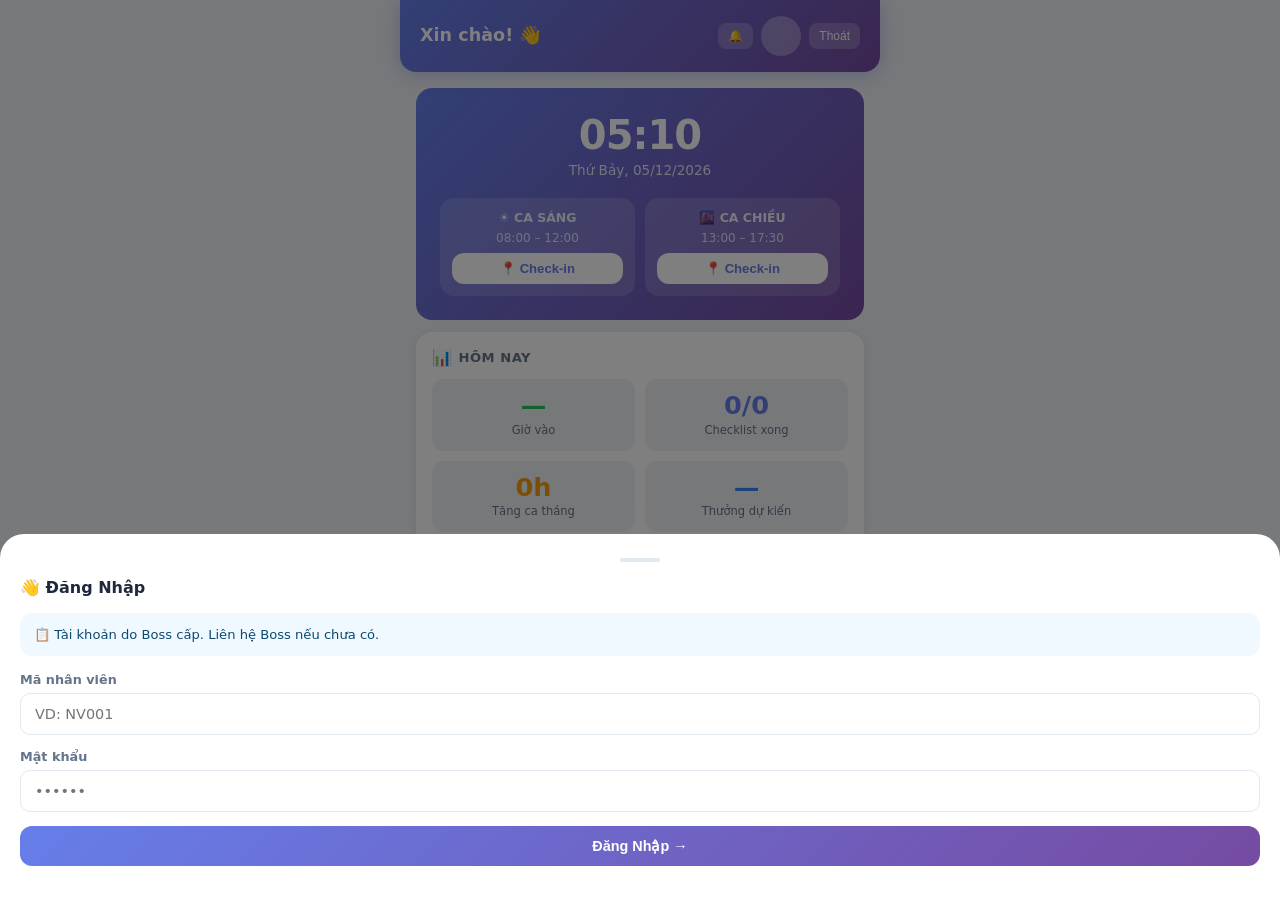
<file: employee.html>
<!DOCTYPE html>
<html lang="vi">
<head>
<meta charset="UTF-8">
<meta name="viewport" content="width=device-width, initial-scale=1.0, viewport-fit=cover">
<meta name="apple-mobile-web-app-capable" content="yes">
<meta name="apple-mobile-web-app-status-bar-style" content="black-translucent">
<meta name="theme-color" content="#667eea">
<meta http-equiv="Cache-Control" content="no-cache, no-store, must-revalidate">
<meta http-equiv="Pragma" content="no-cache">
<title>HR — Nhân Viên</title>
<link rel="manifest" href="manifest.json">
<link rel="stylesheet" href="style.css?v=4">
</head>
<body>

<!-- HEADER -->
<div class="app-header">
  <div class="header-row">
    <div>
      <h1 id="headerName">Xin chào! 👋</h1>
      <div class="sub" id="headerDate"></div>
    </div>
    <div style="display:flex;align-items:center;gap:8px">
      <button onclick="switchPage('emp-notifications',null)" style="position:relative;background:rgba(255,255,255,0.2);border:none;color:white;border-radius:8px;padding:6px 10px;font-size:0.75rem;cursor:pointer">
        🔔<span id="empNotifBadge" class="hidden" style="position:absolute;top:-4px;right:-4px;background:#ef4444;color:white;border-radius:10px;padding:1px 5px;font-size:0.65rem;font-weight:700"></span>
      </button>
      <div id="headerAvatar" class="avatar" style="background:rgba(255,255,255,0.3)"></div>
      <button onclick="logoutEmployee()" style="background:rgba(255,255,255,0.2);border:none;color:white;border-radius:8px;padding:6px 10px;font-size:0.75rem;cursor:pointer">Thoát</button>
    </div>
  </div>
</div>

<!-- PAGES -->

<!-- ── TRANG CHỦ ─────────────────────────────────── -->
<div class="page active" id="page-home">

  <!-- Check-in card -->
  <div class="checkin-big" id="checkinCard">
    <div class="checkin-time" id="liveClock">00:00</div>
    <div class="checkin-date" id="liveDate"></div>
    <div style="display:grid;grid-template-columns:1fr 1fr;gap:10px;margin-top:12px">
      <!-- Ca Sáng -->
      <div style="background:rgba(255,255,255,0.15);border-radius:14px;padding:12px;text-align:center">
        <div style="font-size:0.78rem;font-weight:700;opacity:0.9;margin-bottom:6px">☀️ CA SÁNG</div>
        <div style="font-size:0.75rem;opacity:0.8;margin-bottom:8px" id="morningStatus">08:00 – 12:00</div>
        <button class="btn" id="morningBtn" style="background:white;color:var(--primary);font-weight:700;width:100%;padding:8px;font-size:0.82rem" onclick="doShiftAction('morning')">
          📍 Check-in
        </button>
      </div>
      <!-- Ca Chiều -->
      <div style="background:rgba(255,255,255,0.15);border-radius:14px;padding:12px;text-align:center">
        <div style="font-size:0.78rem;font-weight:700;opacity:0.9;margin-bottom:6px">🌆 CA CHIỀU</div>
        <div style="font-size:0.75rem;opacity:0.8;margin-bottom:8px" id="afternoonStatus">13:00 – 17:30</div>
        <button class="btn" id="afternoonBtn" style="background:white;color:var(--primary);font-weight:700;width:100%;padding:8px;font-size:0.82rem" onclick="doShiftAction('afternoon')">
          📍 Check-in
        </button>
      </div>
    </div>
    <!-- Ca Tối (tăng ca — chỉ hiện khi có đăng ký) -->
    <div id="eveningShiftBlock" style="display:none;margin-top:10px">
      <div style="background:rgba(255,255,255,0.15);border-radius:14px;padding:12px;text-align:center">
        <div style="font-size:0.78rem;font-weight:700;opacity:0.9;margin-bottom:6px">🌙 TĂNG CA TỐI <span style="font-size:0.68rem;opacity:0.75;font-weight:400">(online)</span></div>
        <div style="font-size:0.75rem;opacity:0.8;margin-bottom:8px" id="eveningStatus">--:-- – --:--</div>
        <button class="btn" id="eveningBtn" style="background:white;color:var(--primary);font-weight:700;width:100%;padding:8px;font-size:0.82rem" onclick="doShiftAction('evening')">
          🏠 Check-in
        </button>
      </div>
    </div>
  </div>

  <!-- Thống kê nhanh -->
  <div class="card">
    <div class="card-title"><span class="icon">📊</span>Hôm Nay</div>
    <div class="stat-grid">
      <div class="stat-box">
        <div class="stat-num" id="statCheckin" style="color:var(--success)">—</div>
        <div class="stat-label">Giờ vào</div>
      </div>
      <div class="stat-box">
        <div class="stat-num" id="statTaskDone" style="color:var(--primary)">0/0</div>
        <div class="stat-label">Checklist xong</div>
      </div>
      <div class="stat-box">
        <div class="stat-num" id="statOvertime" style="color:var(--warning)">0h</div>
        <div class="stat-label">Tăng ca tháng</div>
      </div>
      <div class="stat-box">
        <div class="stat-num" id="statBonus" style="color:var(--info)">—</div>
        <div class="stat-label">Thưởng dự kiến</div>
      </div>
    </div>
  </div>

  <!-- Cảnh báo -->
  <div id="alertsBox"></div>

  <!-- Checklist hôm nay -->
  <div class="card">
    <div class="card-title"><span class="icon">✅</span>Checklist Hôm Nay</div>
    <div id="todayChecklist"></div>
  </div>

  <!-- Dụng cụ cần kiểm -->
  <div class="card" id="supplyReminderCard" style="display:none">
    <div class="card-title"><span class="icon">📦</span>Nhắc Kiểm Dụng Cụ</div>
    <p style="font-size:0.85rem;color:var(--muted);margin-bottom:10px">Chưa kiểm dụng cụ hôm nay. Vào tab Kho để kiểm nhé!</p>
    <button class="btn btn-outline btn-sm" onclick="switchPage('inventory')">Kiểm ngay →</button>
  </div>

</div>

<!-- ── CHECKLIST ─────────────────────────────────── -->
<div class="page" id="page-checklist">
  <!-- Tab bar -->
  <div style="display:flex;gap:6px;margin-bottom:14px;background:var(--card);border-radius:12px;padding:4px">
    <button id="ctab-tasks" onclick="switchChecklistTab('tasks')" style="flex:1;padding:8px 4px;border:none;border-radius:9px;font-size:0.78rem;font-weight:700;cursor:pointer;background:var(--primary);color:white">✅ Checklist</button>
    <button id="ctab-supply" onclick="switchChecklistTab('supply')" style="flex:1;padding:8px 4px;border:none;border-radius:9px;font-size:0.78rem;font-weight:700;cursor:pointer;background:transparent;color:var(--muted)">📦 Kiểm Kho</button>
    <button id="ctab-return" onclick="switchChecklistTab('return')" style="flex:1;padding:8px 4px;border:none;border-radius:9px;font-size:0.78rem;font-weight:700;cursor:pointer;background:transparent;color:var(--muted)">🔄 Hàng Hoàn</button>
  </div>

  <!-- Tab: Checklist -->
  <div id="checklistTab-tasks">
    <div class="card">
      <div class="card-title"><span class="icon">🌅</span>Buổi Sáng <span id="morningDeadlineBadge" style="font-size:0.7rem;font-weight:600;color:var(--muted);margin-left:4px">· gửi trước 10:00</span></div>
      <div id="morningList"></div>
      <div id="morningSubmitArea" style="margin-top:8px"></div>
    </div>
    <div class="card">
      <div class="card-title"><span class="icon">🌆</span>Buổi Chiều <span id="afternoonDeadlineBadge" style="font-size:0.7rem;font-weight:600;color:var(--muted);margin-left:4px">· gửi từ 16:00</span></div>
      <div id="afternoonList"></div>
      <div id="afternoonSubmitArea" style="margin-top:8px"></div>
    </div>
    <div class="card">
      <div class="card-title"><span class="icon">📋</span>Nhiệm Vụ Phát Sinh</div>
      <div id="adhocList">
        <p style="font-size:0.85rem;color:var(--muted)">Chưa có nhiệm vụ phát sinh hôm nay</p>
      </div>
    </div>
  </div>

  <!-- Tab: Kiểm Kho -->
  <div id="checklistTab-supply" style="display:none">
  <!-- ── KIỂM KHO (gộp vào checklist) ───────────────── -->
  <div class="card">
    <div class="card-title"><span class="icon">📦</span>Kiểm Dụng Cụ Đóng Hàng</div>
    <p style="font-size:0.82rem;color:var(--muted);margin-bottom:14px">Nhập số lượng thực tế đang có. Ô đỏ = dưới mức cảnh báo.</p>
    <div id="supplyList"></div>
    <div style="margin-top:14px;padding:12px;background:var(--bg);border-radius:10px;border:1px solid var(--border)">
      <label style="display:flex;align-items:center;gap:8px;font-size:0.88rem;font-weight:600;cursor:pointer">
        <input type="checkbox" id="supplyOnBehalf" onchange="toggleOnBehalf()" style="width:18px;height:18px;accent-color:var(--primary)">
        👥 Kiểm đại diện cho đồng nghiệp
      </label>
      <div id="onBehalfSelect" style="display:none;margin-top:10px">
        <label style="font-size:0.82rem;color:var(--muted);margin-bottom:4px;display:block">Chọn người được đại diện:</label>
        <select id="onBehalfEmp" style="width:100%;padding:8px;border-radius:8px;border:1px solid var(--border);font-size:0.88rem">
          <option value="">-- Chọn đồng nghiệp --</option>
        </select>
      </div>
    </div>
    <button class="btn btn-primary" onclick="submitSupply()" style="margin-top:12px">💾 Lưu Báo Cáo & Gửi Boss</button>
  </div>
  </div><!-- end checklistTab-supply -->

  <!-- Tab: Hàng Hoàn -->
  <div id="checklistTab-return" style="display:none">
  <!-- ── HÀNG HOÀN VỀ (gộp vào checklist) ─────────── -->
  <div class="card">
    <div class="card-title"><span class="icon">🔄</span>Báo Hàng Hoàn Về</div>
    <div style="display:flex;gap:8px;margin-bottom:16px">
      <button id="btnReturnTypeCustomer" onclick="switchReturnType('customer')" style="flex:1;padding:10px;border-radius:10px;border:2px solid var(--primary);background:var(--primary);color:white;font-weight:700;font-size:0.82rem;cursor:pointer">👤 Khách trả lại</button>
      <button id="btnReturnTypeCarrier" onclick="switchReturnType('carrier')" style="flex:1;padding:10px;border-radius:10px;border:2px solid var(--muted);background:white;color:var(--muted);font-weight:700;font-size:0.82rem;cursor:pointer">🚚 Vận chuyển hoàn</button>
    </div>
    <div id="returnFormCustomer">
      <div class="form-group"><label>Mã đơn hàng gốc</label><input type="text" id="r1_orderId" placeholder="VD: ORD123456"></div>
      <div class="form-group"><label>Số tiền cần hoàn khách</label><input type="number" id="r1_amount" placeholder="VD: 250000"></div>
      <div class="form-group">
        <label>Thông tin nhận CK của khách</label>
        <textarea id="r1_bankInfo" rows="2" placeholder="Ngân hàng, số TK, tên chủ TK..."></textarea>
        <div style="margin-top:6px">
          <label style="font-size:0.78rem;color:var(--muted);display:block;margin-bottom:4px">📸 Ảnh mã QR của khách (nếu có)</label>
          <div class="upload-area" onclick="document.getElementById('r1_qrPhoto').click()" id="r1_qrPreviewArea">
            <div style="font-size:1.5rem">🔳</div>
            <div style="font-size:0.82rem;color:var(--muted);margin-top:4px">Chụp hoặc chọn ảnh mã QR</div>
          </div>
          <input type="file" id="r1_qrPhoto" accept="image/*" style="display:none" onchange="previewQRPhoto(this)">
        </div>
      </div>
      <div class="form-group">
        <label>Tình trạng hàng nhận về</label>
        <select id="r1_condition">
          <option value="ok">Còn nguyên vẹn — bán lại được</option>
          <option value="damaged">Hỏng / Không bán được nữa</option>
          <option value="repack">Cần đóng gói lại</option>
        </select>
      </div>
      <div class="form-group">
        <label>📷 Ảnh hàng khi shipper giao</label>
        <div class="upload-area" onclick="document.getElementById('r1_photoShipper').click()">
          <div style="font-size:1.5rem">📋</div>
          <div style="font-size:0.82rem;color:var(--muted);margin-top:4px">Chụp màn hình hoặc ảnh shipper gửi</div>
          <img id="r1_photoShipperPreview" class="upload-preview hidden">
        </div>
        <input type="file" id="r1_photoShipper" accept="image/*" class="hidden" onchange="previewPhoto(this,'r1_photoShipperPreview')">
      </div>
      <div class="form-group">
        <label>📷 Ảnh hàng thực tế mình nhận được</label>
        <div class="upload-area" onclick="document.getElementById('r1_photoActual').click()">
          <div style="font-size:1.5rem">📷</div>
          <div style="font-size:0.82rem;color:var(--muted);margin-top:4px">Chụp thực tế hàng nhận về</div>
          <img id="r1_photoActualPreview" class="upload-preview hidden">
        </div>
        <input type="file" id="r1_photoActual" accept="image/*" class="hidden" onchange="previewPhoto(this,'r1_photoActualPreview')">
      </div>
      <button class="btn btn-warning" id="btnReturnCustomerSubmit" onclick="confirmReturnSubmit('customer')">📥 Ghi Nhận & Gửi Boss</button>
    </div>
    <div id="returnFormCarrier" style="display:none">
      <div class="form-group"><label>Số đơn hoàn hôm nay</label><input type="number" id="r2_count" placeholder="VD: 5" min="1"></div>
      <div class="form-group"><label>Mã các đơn hoàn (mỗi mã 1 dòng)</label><textarea id="r2_orderIds" rows="4" placeholder="VD:&#10;VTP123456&#10;GHN789012&#10;..."></textarea></div>
      <div class="form-group">
        <label>📷 Ảnh tổng số đơn vận chuyển hoàn về</label>
        <div class="upload-area" onclick="document.getElementById('r2_photoOrders').click()">
          <div style="font-size:1.5rem">📷</div>
          <div style="font-size:0.82rem;color:var(--muted);margin-top:4px">Chụp ảnh toàn bộ đơn hoàn</div>
          <img id="r2_photoOrdersPreview" class="upload-preview hidden">
        </div>
        <input type="file" id="r2_photoOrders" accept="image/*" class="hidden" onchange="previewPhoto(this,'r2_photoOrdersPreview')">
      </div>
      <div class="form-group">
        <label>📷 Ảnh đã kiểm kho trên Pancake</label>
        <div class="upload-area" onclick="document.getElementById('r2_photoPancake').click()">
          <div style="font-size:1.5rem">🥞</div>
          <div style="font-size:0.82rem;color:var(--muted);margin-top:4px">Chụp màn hình Pancake đã cập nhật</div>
          <img id="r2_photoPancakePreview" class="upload-preview hidden">
        </div>
        <input type="file" id="r2_photoPancake" accept="image/*" multiple class="hidden" onchange="previewMultiPhoto(this,'r2_photoPancakePreview')">
      </div>
      <button class="btn btn-warning" id="btnReturnCarrierSubmit" onclick="confirmReturnSubmit('carrier')">📥 Ghi Nhận & Gửi Boss</button>
    </div>
  </div>
  </div><!-- end checklistTab-return -->

</div><!-- end page-checklist -->

<!-- ── XIN NGHỈ PHÉP ──────────────────────────────── -->
<div class="page" id="page-leave">
  <div class="card" style="background:linear-gradient(135deg,#f59e0b,#ef4444);color:white">
    <div style="font-size:0.85rem;opacity:0.9;margin-bottom:4px">Xin nghỉ đột xuất</div>
    <div style="font-size:1.3rem;font-weight:800">🏥 Ốm / Việc gia đình</div>
    <div style="font-size:0.78rem;opacity:0.8;margin-top:4px">Gửi trước, chờ chị duyệt — không bị trừ thưởng</div>
  </div>

  <!-- Form xin nghỉ -->
  <div class="card">
    <div class="card-title"><span class="icon">📝</span>Gửi Đơn Xin Nghỉ</div>
    <div style="margin-bottom:10px">
      <label style="font-size:0.82rem;font-weight:600;display:block;margin-bottom:6px">Ngày xin nghỉ</label>
      <input type="date" id="leaveDate" style="width:100%;padding:10px;border:1.5px solid var(--border);border-radius:10px;font-size:0.88rem;box-sizing:border-box">
    </div>
    <div style="margin-bottom:10px">
      <label style="font-size:0.82rem;font-weight:600;display:block;margin-bottom:6px">Ca nghỉ</label>
      <div style="display:flex;gap:8px">
        <button id="lshift-morning" onclick="selectLeaveShift('morning')" style="flex:1;padding:10px 4px;border:2px solid var(--border);border-radius:10px;background:white;font-size:0.82rem;font-weight:600;cursor:pointer">☀️ Ca sáng</button>
        <button id="lshift-afternoon" onclick="selectLeaveShift('afternoon')" style="flex:1;padding:10px 4px;border:2px solid var(--border);border-radius:10px;background:white;font-size:0.82rem;font-weight:600;cursor:pointer">🌤 Ca chiều</button>
        <button id="lshift-fullday" onclick="selectLeaveShift('fullday')" style="flex:1;padding:10px 4px;border:2px solid var(--border);border-radius:10px;background:white;font-size:0.82rem;font-weight:600;cursor:pointer">🌅 Cả ngày</button>
      </div>
    </div>
    <div style="margin-bottom:10px">
      <label style="font-size:0.82rem;font-weight:600;display:block;margin-bottom:6px">Lý do <span style="color:var(--danger)">*</span></label>
      <textarea id="leaveReason" placeholder="VD: Em bị sốt 38.5°C, đang điều trị tại nhà..." rows="3"
        style="width:100%;padding:10px;border:1.5px solid var(--border);border-radius:10px;font-size:0.85rem;resize:none;box-sizing:border-box"></textarea>
    </div>
    <div style="margin-bottom:14px">
      <label style="font-size:0.82rem;font-weight:600;display:block;margin-bottom:6px">Ảnh đính kèm (tùy chọn)</label>
      <div id="leavePhotoPreview" style="display:none;margin-bottom:8px">
        <img id="leavePhotoImg" style="width:100%;border-radius:10px;max-height:200px;object-fit:cover">
        <button onclick="clearLeavePhoto()" style="margin-top:6px;font-size:0.78rem;color:var(--danger);background:none;border:none;cursor:pointer">✕ Xóa ảnh</button>
      </div>
      <label style="display:flex;align-items:center;gap:8px;padding:10px;border:2px dashed var(--border);border-radius:10px;cursor:pointer;font-size:0.82rem;color:var(--muted)">
        <span style="font-size:1.2rem">📷</span> Chụp ảnh hoặc chọn từ thư viện
        <input type="file" id="leavePhoto" accept="image/*" capture="environment" style="display:none" onchange="previewLeavePhoto(this)">
      </label>
    </div>
    <button class="btn btn-primary" onclick="submitLeaveRequest()" style="width:100%;background:linear-gradient(135deg,#f59e0b,#ef4444)">
      📤 Gửi Đơn Xin Nghỉ
    </button>
  </div>

  <!-- Lịch sử đơn -->
  <div class="card">
    <div class="card-title"><span class="icon">📋</span>Lịch Sử Đơn Nghỉ</div>
    <div id="leaveHistory"><p style="color:var(--muted);font-size:0.85rem">Đang tải...</p></div>
  </div>
</div>

<!-- ── KHO (placeholder để không lỗi switchPage cũ) ── -->
<div id="page-inventory" style="display:none"></div>

<!-- ── LỊCH LÀM VIỆC ──────────────────────────────── -->
<div class="page" id="page-overtime">

  <!-- Tab bar -->
  <div style="display:flex;gap:6px;margin-bottom:12px;background:var(--surface);border-radius:12px;padding:4px">
    <button id="emptab-schedule" onclick="switchEmpSchedTab('schedule')" style="flex:1;padding:8px 4px;border:none;border-radius:9px;font-size:0.82rem;font-weight:600;cursor:pointer;background:var(--primary);color:white">📅 Lịch</button>
    <button id="emptab-leave"    onclick="switchEmpSchedTab('leave')"    style="flex:1;padding:8px 4px;border:none;border-radius:9px;font-size:0.82rem;font-weight:600;cursor:pointer;background:transparent;color:var(--muted)">🏥 Xin Nghỉ</button>
  </div>

  <!-- Tab: Lịch -->
  <div id="empSchedTab-schedule">
  <!-- Ca tối đang chạy -->
  <div id="eveningShiftActive" class="hidden">
    <div style="background:linear-gradient(135deg,#f59e0b,#ef4444);color:white;border-radius:16px;padding:20px;margin-bottom:12px;text-align:center">
      <div style="font-size:0.85rem;opacity:0.9;margin-bottom:4px">Ca tối đang chạy</div>
      <div class="checkin-time" id="shiftElapsed">00:00:00</div>
      <div style="font-size:0.82rem;opacity:0.85;margin-top:4px">Bắt đầu lúc <span id="shiftStartDisplay">—</span></div>
      <button class="btn" style="background:white;color:var(--danger);margin-top:16px;font-weight:700" onclick="endEveningShift()">
        ⏹ Kết Thúc Ca
      </button>
    </div>
    <div class="card">
      <div class="card-title"><span class="icon">📤</span>Nộp Kết Quả Công Việc</div>
      <div class="form-group">
        <label>Mô tả công việc đã làm</label>
        <textarea id="shiftWorkDesc" rows="3" placeholder="VD: Đã trả lời 45 tin nhắn khách, xử lý 12 đơn..."></textarea>
      </div>
      <div class="form-group">
        <label>Ảnh kết quả</label>
        <div class="upload-area" onclick="document.getElementById('shiftPhoto').click()">
          <div style="font-size:1.5rem">📷</div>
          <div style="font-size:0.82rem;color:var(--muted);margin-top:4px">Chạm để chọn ảnh</div>
          <img id="shiftPhotoPreview" class="upload-preview hidden">
        </div>
        <input type="file" id="shiftPhoto" accept="image/*" class="hidden" onchange="previewPhoto(this,'shiftPhotoPreview')">
      </div>
      <button class="btn btn-primary" onclick="submitShiftResult()">📤 Nộp Kết Quả</button>
    </div>
  </div>

  <!-- Lịch làm -->
  <div id="eveningShiftIdle">

    <!-- Lịch tuần này -->
    <div class="card">
      <div class="card-title"><span class="icon">📅</span>Lịch Tuần Này</div>
      <div id="weekScheduleView"><p style="font-size:0.85rem;color:var(--muted)">Đang tải...</p></div>
    </div>

    <!-- Ca ngoài giờ hôm nay -->
    <div class="card" id="otShiftCard" style="display:none">
      <div class="card-title"><span class="icon">🌙</span>Ca Ngoài Giờ Hôm Nay</div>
      <div id="otShiftInfo" style="font-size:0.85rem;color:var(--muted);margin-bottom:12px"></div>

      <!-- Trạng thái: chưa bắt đầu -->
      <div id="otIdle">
        <button class="btn btn-success" onclick="startOTShift()" style="width:100%">🟢 Bắt Đầu Ca Ngoài Giờ</button>
      </div>

      <!-- Trạng thái: đang chạy -->
      <div id="otRunning" class="hidden">
        <div style="text-align:center;padding:12px 0">
          <div style="font-size:0.78rem;color:var(--muted);margin-bottom:4px">Đã làm được</div>
          <div id="otElapsedDisplay" style="font-size:2rem;font-weight:800;color:var(--primary);font-variant-numeric:tabular-nums">00:00:00</div>
          <div style="font-size:0.78rem;color:var(--muted);margin-top:4px">Bắt đầu lúc <span id="otStartDisplay">—</span></div>
        </div>
        <button class="btn btn-danger" onclick="endOTShift()" style="width:100%;margin-top:4px">🔴 Kết Thúc Ca</button>
      </div>

      <!-- Trạng thái: đã xong -->
      <div id="otDone" class="hidden">
        <div style="text-align:center;padding:8px 0;color:var(--success)">
          <div style="font-size:1.5rem">✅</div>
          <div style="font-weight:700;margin-top:4px" id="otDoneSummary">Ca hoàn thành</div>
        </div>
      </div>
    </div>

    <!-- Đăng ký lịch tuần sau (chỉ hiện Chủ Nhật) -->
    <div class="card" id="scheduleRegCard">
      <div class="card-title"><span class="icon">✏️</span>Đăng Ký Lịch Tuần Sau</div>
      <p style="font-size:0.82rem;color:var(--muted);margin-bottom:12px">Đăng ký trước mỗi Chủ Nhật. Nghỉ 1 ngày/tuần, chọn ca tối cần ghi rõ giờ.</p>
      <div id="scheduleRegForm"></div>
      <button class="btn btn-primary" onclick="submitSchedule()" style="margin-top:8px">📋 Gửi Lịch Cho Boss</button>
    </div>

  </div>
  </div><!-- end empSchedTab-schedule -->

  <!-- Tab: Xin Nghỉ -->
  <div id="empSchedTab-leave" style="display:none">
    <div class="card" style="background:linear-gradient(135deg,#f59e0b,#ef4444);color:white;margin-bottom:12px">
      <div style="font-size:0.85rem;opacity:0.9;margin-bottom:4px">Xin nghỉ đột xuất</div>
      <div style="font-size:1.3rem;font-weight:800">🏥 Ốm / Việc gia đình</div>
      <div style="font-size:0.78rem;opacity:0.8;margin-top:4px">Gửi trước, chờ chị duyệt — không bị trừ thưởng</div>
    </div>
    <div class="card">
      <div class="card-title"><span class="icon">📝</span>Gửi Đơn Xin Nghỉ</div>
      <div style="margin-bottom:10px">
        <label style="font-size:0.82rem;font-weight:600;display:block;margin-bottom:6px">Ngày xin nghỉ</label>
        <input type="date" id="leaveDate2" style="width:100%;padding:10px;border:1.5px solid var(--border);border-radius:10px;font-size:0.88rem;box-sizing:border-box">
      </div>
      <div style="margin-bottom:10px">
        <label style="font-size:0.82rem;font-weight:600;display:block;margin-bottom:6px">Ca nghỉ</label>
        <div style="display:flex;gap:8px">
          <button id="lshift2-morning"  onclick="selectLeaveShift2('morning')"  style="flex:1;padding:10px 4px;border:2px solid var(--border);border-radius:10px;background:white;font-size:0.82rem;font-weight:600;cursor:pointer">☀️ Ca sáng</button>
          <button id="lshift2-afternoon" onclick="selectLeaveShift2('afternoon')" style="flex:1;padding:10px 4px;border:2px solid var(--border);border-radius:10px;background:white;font-size:0.82rem;font-weight:600;cursor:pointer">🌆 Ca chiều</button>
          <button id="lshift2-fullday"   onclick="selectLeaveShift2('fullday')"   style="flex:1;padding:10px 4px;border:2px solid var(--border);border-radius:10px;background:white;font-size:0.82rem;font-weight:600;cursor:pointer">🌅 Cả ngày</button>
        </div>
      </div>
      <div style="margin-bottom:10px">
        <label style="font-size:0.82rem;font-weight:600;display:block;margin-bottom:6px">Lý do <span style="color:var(--danger)">*</span></label>
        <textarea id="leaveReason2" placeholder="VD: Em bị sốt 38.5°C, đang điều trị tại nhà..." rows="3"
          style="width:100%;padding:10px;border:1.5px solid var(--border);border-radius:10px;font-size:0.85rem;resize:none;box-sizing:border-box"></textarea>
      </div>
      <button class="btn btn-primary" onclick="submitLeaveRequest2()" style="width:100%;background:linear-gradient(135deg,#f59e0b,#ef4444)">
        📤 Gửi Đơn Xin Nghỉ
      </button>
    </div>
    <div class="card">
      <div class="card-title"><span class="icon">📋</span>Lịch Sử Đơn Nghỉ</div>
      <div id="leaveHistory2"><p style="color:var(--muted);font-size:0.85rem">Đang tải...</p></div>
    </div>
  </div><!-- end empSchedTab-leave -->

</div>

<!-- ── LƯƠNG & THƯỞNG ─────────────────────────────── -->
<div class="page" id="page-salary">
  <div class="card" style="background:linear-gradient(135deg,var(--primary),var(--secondary));color:white">
    <div style="font-size:0.82rem;opacity:0.85;margin-bottom:4px">Thưởng dự kiến tháng này</div>
    <div style="font-size:2rem;font-weight:800" id="totalBonusDisplay">—</div>
    <div style="font-size:0.78rem;opacity:0.75;margin-top:4px">Cập nhật realtime theo tiến độ</div>
  </div>

  <div class="card">
    <div class="card-title"><span class="icon">🏆</span>Chi Tiết Thưởng</div>

    <div class="bonus-bar">
      <div class="bonus-label">
        <span>Thưởng chuyên cần</span>
        <span id="bonusAttendance">300,000đ</span>
      </div>
      <div class="bonus-track"><div class="bonus-fill" id="fillAttendance" style="background:var(--success);width:100%"></div></div>
    </div>

    <div class="bonus-bar">
      <div class="bonus-label">
        <span>Hoàn thành nhiệm vụ</span>
        <span id="bonusTasks">500,000đ</span>
      </div>
      <div class="bonus-track"><div class="bonus-fill" id="fillTasks" style="background:var(--info);width:100%"></div></div>
    </div>

    <div class="bonus-bar">
      <div class="bonus-label">
        <span>Thưởng doanh số</span>
        <span id="bonusSales">Chờ Boss nhập</span>
      </div>
      <div class="bonus-track"><div class="bonus-fill" id="fillSales" style="background:var(--warning);width:0%"></div></div>
    </div>
  </div>

  <div class="card">
    <div class="card-title"><span class="icon">⚠️</span>Các Lần Bị Trừ</div>
    <div id="deductionList"><p style="font-size:0.85rem;color:var(--muted)">Chưa có khoản trừ nào 🎉</p></div>
  </div>

  <div class="card">
    <div class="card-title"><span class="icon">⏱</span>Tăng Ca Tháng Này</div>
    <div id="overtimeSummary">
      <div class="stat-grid" style="margin-bottom:10px">
        <div class="stat-box">
          <div class="stat-num" id="otHours" style="color:var(--warning)">0h</div>
          <div class="stat-label">Tổng giờ</div>
        </div>
        <div class="stat-box">
          <div class="stat-num" id="otPay" style="color:var(--success)">0đ</div>
          <div class="stat-label">Tiền tăng ca</div>
        </div>
      </div>
    </div>
  </div>

  <div class="card" style="border:2px solid var(--primary)">
    <div class="card-title" style="color:var(--primary)"><span class="icon">💵</span>Tổng Lương Dự Kiến Tháng Này</div>
    <div id="salaryProjected">
      <div style="text-align:center;padding:16px 0;color:var(--muted);font-size:0.85rem">Đang tính...</div>
    </div>
    <div style="margin-top:10px;padding:12px;background:linear-gradient(135deg,var(--primary),var(--secondary));border-radius:10px;text-align:center">
      <div style="font-size:0.78rem;color:rgba(255,255,255,0.8);margin-bottom:4px">TỔNG DỰ KIẾN</div>
      <div style="font-size:1.6rem;font-weight:800;color:white" id="totalProjected">—</div>
      <div style="font-size:0.72rem;color:rgba(255,255,255,0.7);margin-top:4px">Cập nhật mỗi ngày cuối ngày 🔄</div>
    </div>
  </div>

  <div class="card" id="salarySlipCard" style="display:none">
    <div class="card-title"><span class="icon">💰</span>Phiếu Lương Đã Xác Nhận</div>
    <div id="salarySlipContent"></div>
  </div>
</div>

<!-- ── CÀI ĐẶT ───────────────────────────────────── -->
<div class="page" id="page-emp-notifications">
  <div class="card">
    <div class="card-title"><span class="icon">🔔</span>Thông Báo Từ Boss</div>
    <div id="empNotifList"><p style="font-size:0.85rem;color:var(--muted)">Đang tải...</p></div>
  </div>
</div>

<div class="page" id="page-diary">
  <div class="card">
    <div class="card-title"><span class="icon">📅</span>Nhật Ký Công Việc</div>
    <div style="display:flex;gap:6px;margin-bottom:12px">
      <button onclick="setDiaryFilter('day')" id="dfilter-day" style="flex:1;padding:7px;border-radius:8px;border:1.5px solid var(--primary);background:var(--primary);color:white;font-weight:700;cursor:pointer;font-size:0.82rem">Hôm nay</button>
      <button onclick="setDiaryFilter('week')" id="dfilter-week" style="flex:1;padding:7px;border-radius:8px;border:1.5px solid var(--border);background:var(--card);color:var(--text);font-weight:600;cursor:pointer;font-size:0.82rem">Tuần này</button>
      <button onclick="setDiaryFilter('month')" id="dfilter-month" style="flex:1;padding:7px;border-radius:8px;border:1.5px solid var(--border);background:var(--card);color:var(--text);font-weight:600;cursor:pointer;font-size:0.82rem">Tháng này</button>
    </div>
    <div id="empDiaryList"><p style="font-size:0.85rem;color:var(--muted);text-align:center;padding:20px">Đang tải...</p></div>
  </div>
</div>

<div class="page" id="page-settings">
  <div class="card">
    <div class="card-title"><span class="icon">👤</span>Thông Tin Tài Khoản</div>
    <div id="settingsUserInfo" style="font-size:0.88rem;color:var(--muted);margin-bottom:4px"></div>
  </div>

  <div class="card">
    <div class="card-title"><span class="icon">🔑</span>Đổi Mật Khẩu</div>
    <p style="font-size:0.82rem;color:var(--muted);margin-bottom:14px">Sau khi đổi sẽ tự đăng xuất, dùng mật khẩu mới để đăng nhập lại.</p>
    <div class="form-group">
      <label>Mật khẩu hiện tại</label>
      <input type="password" id="pwCurrent" placeholder="••••••" autocomplete="current-password"
        style="width:100%;padding:10px;border:1.5px solid var(--border);border-radius:10px;font-size:0.88rem;box-sizing:border-box">
    </div>
    <div class="form-group">
      <label>Mật khẩu mới</label>
      <input type="password" id="pwNew" placeholder="Tối thiểu 6 ký tự" autocomplete="new-password"
        style="width:100%;padding:10px;border:1.5px solid var(--border);border-radius:10px;font-size:0.88rem;box-sizing:border-box">
    </div>
    <div class="form-group">
      <label>Xác nhận mật khẩu mới</label>
      <input type="password" id="pwConfirm" placeholder="Nhập lại mật khẩu mới" autocomplete="new-password"
        style="width:100%;padding:10px;border:1.5px solid var(--border);border-radius:10px;font-size:0.88rem;box-sizing:border-box">
    </div>
    <div id="pwError" style="color:var(--danger);font-size:0.82rem;margin-bottom:10px;min-height:18px"></div>
    <button class="btn btn-primary" onclick="changePassword()" style="width:100%">🔑 Đổi Mật Khẩu</button>
  </div>

  <div class="card">
    <div class="card-title"><span class="icon">🚪</span>Đăng Xuất</div>
    <p style="font-size:0.82rem;color:var(--muted);margin-bottom:12px">Thoát khỏi tài khoản trên thiết bị này.</p>
    <button class="btn btn-danger" onclick="logoutEmployee()" style="width:100%">🚪 Đăng Xuất</button>
  </div>
</div>

<!-- ── BOTTOM NAV ─────────────────────────────────── -->
<nav class="bottom-nav">
  <button class="nav-item active" onclick="switchPage('home',this)">
    <span class="icon">🏠</span><span>Trang Chủ</span>
  </button>
  <button class="nav-item" onclick="switchPage('checklist',this)">
    <span class="icon">✅</span><span>Checklist</span>
  </button>
  <button class="nav-item" onclick="switchPage('overtime',this)">
    <span class="icon">📅</span><span>Lịch</span>
  </button>
  <button class="nav-item" onclick="switchPage('salary',this)">
    <span class="icon">💰</span><span>Lương</span>
  </button>
  <button class="nav-item" onclick="switchPage('settings',this)">
    <span class="icon">⚙️</span><span>Cài Đặt</span>
  </button>
</nav>

<!-- PING MODAL -->
<div class="ping-overlay hidden" id="pingOverlay">
  <div class="ping-box">
    <div class="ping-icon">🔔</div>
    <div class="ping-title">XÁC NHẬN ĐANG LÀM VIỆC!</div>
    <p style="font-size:0.85rem;color:var(--muted);margin-bottom:8px">Bấm xác nhận trong vòng:</p>
    <div class="ping-countdown" id="pingCountdown">05:00</div>
    <button class="btn btn-success" onclick="confirmPing()">✅ Em đang làm việc!</button>
    <p style="font-size:0.72rem;color:var(--muted);margin-top:8px">Không phản hồi → ghi nhận vắng mặt</p>
  </div>
</div>

<!-- LOGIN MODAL -->
<div class="modal-overlay" id="loginModal">
  <div class="modal">
    <div class="modal-handle"></div>
    <div class="modal-title">👋 Đăng Nhập</div>
    <div style="background:#f0f9ff;border-radius:12px;padding:14px;margin-bottom:16px;font-size:0.82rem;color:#0c4a6e">
      📋 Tài khoản do Boss cấp. Liên hệ Boss nếu chưa có.
    </div>
    <div class="form-group">
      <label>Mã nhân viên</label>
      <input type="text" id="loginCode" placeholder="VD: NV001" autocomplete="username">
    </div>
    <div class="form-group">
      <label>Mật khẩu</label>
      <input type="password" id="loginPass" placeholder="••••••" autocomplete="current-password">
    </div>
    <button class="btn btn-primary" onclick="doLogin()">Đăng Nhập →</button>
    <div id="loginError" style="color:var(--danger);font-size:0.82rem;margin-top:10px;text-align:center"></div>
  </div>
</div>

<script src="db.js?v=5"></script>
<script>
// ─── CHECKLIST DATA ────────────────────────────────────
const MORNING_TASKS = [
  { id: 'm1', name: 'Dọn dẹp văn phòng', detail: 'Quét và lau sàn toàn bộ văn phòng' },
  { id: 'm2', name: 'Lau bàn ghế', detail: 'Lau sạch tất cả bàn làm việc và ghế' },
  { id: 'm3', name: 'Kiểm tra máy móc', detail: 'Máy in, máy tính, điều hoà hoạt động bình thường' },
  { id: 'm4', name: 'Chuẩn bị dụng cụ đóng hàng', detail: 'Sắp xếp hộp, băng dính, chống sốc gọn gàng' },
  { id: 'm5', name: 'Check đơn hàng cần xử lý', detail: 'Xem danh sách đơn cần đóng gói và giao hôm nay' },
];
const AFTERNOON_TASKS = [
  { id: 'a1', name: 'Dọn dẹp cuối ngày', detail: 'Quét, lau sàn trước khi về' },
  { id: 'a2', name: 'Xếp hàng hoá gọn gàng', detail: 'Hàng hoá đúng vị trí, có nhãn mác rõ ràng' },
  { id: 'a3', name: 'Thu dọn dụng cụ đóng hàng', detail: 'Hộp, băng dính xếp vào đúng chỗ quy định' },
  { id: 'a4', name: 'Tắt thiết bị điện', detail: 'Máy tính, điều hoà, quạt, đèn (trừ camera)' },
  { id: 'a5', name: 'Khoá cửa, kiểm tra an ninh', detail: 'Cửa chính, cửa kho đều khoá' },
];
const SUPPLY_ITEMS = [
  { key: 'carton_nap_gap_35x25x7', name: 'Hộp carton nắp gập 35×25×7', unit: 'hộp', alert: 20 },
  { key: 'carton_nap_gap_20x15x6', name: 'Hộp carton nắp gập 20×15×6', unit: 'hộp', alert: 20 },
  { key: 'carton_doi_khau_40x30x20', name: 'Hộp carton đối khẩu 40×30×20', unit: 'hộp', alert: 20 },
  { key: 'carton_doi_khau_35x25x15', name: 'Hộp carton đối khẩu 35×25×15', unit: 'hộp', alert: 20 },
  { key: 'carton_doi_khau_12x12x12', name: 'Hộp carton đối khẩu 12×12×12', unit: 'hộp', alert: 20 },
  { key: 'hop_dong_ho', name: 'Hộp đựng đồng hồ', unit: 'hộp', alert: 20 },
  { key: 'hop_vong_tay', name: 'Hộp đựng vòng tay', unit: 'hộp', alert: 20 },
  { key: 'bang_dinh', name: 'Băng dính', unit: 'cuộn', alert: 2 },
  { key: 'xop_60cm', name: 'Xốp chống sốc 60cm', unit: 'cuộn', alert: 1 },
  { key: 'xop_40cm', name: 'Xốp chống sốc 40cm', unit: 'cuộn', alert: 1 },
  { key: 'giay_in_don', name: 'Giấy in đơn', unit: 'cuộn', alert: 2 },
  { key: 'decan_noi', name: 'Decan Nói', unit: 'tệp', alert: 5 },
  { key: 'decan_vanh', name: 'Decan Vành', unit: 'tệp', alert: 5 },
  { key: 'decan_vua', name: 'Decan Vừa', unit: 'tệp', alert: 5 },
  { key: 'giay_nen_vua', name: 'Giấy nến bọc hàng (Vừa)', unit: 'cái', alert: 20 },
];

// ─── STATE ─────────────────────────────────────────────
let state = {
  user: null,
  todayData: null,
  checklistState: {},  // { taskId: true/false }
  shiftStart: null,
  shiftTimer: null,
  pingTimer: null,
  pingCountdownTimer: null,
};

// ─── INIT ──────────────────────────────────────────────
async function init() {
  updateClock();
  setInterval(updateClock, 1000);

  const user = getCurrentUser();
  if (!user) {
    document.getElementById('loginModal').classList.remove('hidden');
    return;
  }
  document.getElementById('loginModal').classList.add('hidden');
  state.user = user;
  setupHeader();
  // Load cấu hình văn phòng (IP + GPS) từ server khi khởi động
  try {
    const locRes = await apiCall('getOfficeLocation');
    if (locRes.ok) {
      localStorage.setItem('officeLat', locRes.lat);
      localStorage.setItem('officeLng', locRes.lng);
      if (locRes.ip) localStorage.setItem('officeIP', locRes.ip);
      DB_CONFIG.OFFICE_LAT = locRes.lat;
      DB_CONFIG.OFFICE_LNG = locRes.lng;
    }
  } catch(e) {}
  await loadTodayData();
  renderHome();
  renderChecklist();
  renderSupply();
  renderSalary();
  loadOvertimeList();
  updateEmpNotifBadge();

  // Cơ chế "Bắt đầu ca tối" cũ đã bỏ — xoá state sót lại để không hiện đồng hồ ma.
  // NV ca tối dùng nút Check-in / Check-out ở thẻ chính.
  localStorage.removeItem('activeShift');

  // Đặt ngày mặc định cho đăng ký OT
  document.getElementById('otDate').value = today();
}

function setupHeader() {
  const u = state.user;
  document.getElementById('headerName').textContent = `Xin chào, ${u.name}! 👋`;
  document.getElementById('headerDate').textContent = new Date().toLocaleDateString('vi-VN', { weekday:'long', day:'2-digit', month:'2-digit' });
  const initials = u.name.split(' ').slice(-2).map(w=>w[0]).join('').toUpperCase();
  const av = document.getElementById('headerAvatar');
  av.textContent = initials;
  av.style.background = u.color || 'rgba(255,255,255,0.3)';
}

function updateClock() {
  const now = new Date();
  document.getElementById('liveClock').textContent = now.toLocaleTimeString('vi-VN', { hour:'2-digit', minute:'2-digit' });
  document.getElementById('liveDate').textContent = now.toLocaleDateString('vi-VN', { weekday:'long', day:'2-digit', month:'2-digit', year:'numeric' });
}

async function loadTodayData() {
  // Load từ localStorage trước (offline), sau đó sync
  const cached = JSON.parse(localStorage.getItem(`todayData_${today()}`) || 'null');
  state.todayData = cached || { morningCheckin: null, morningCheckout: null, afternoonCheckin: null, afternoonCheckout: null, checkin: null, checkout: null, checklist: {}, supply: null };
  state.checklistState = state.todayData.checklist || {};

  try {
    const res = await apiCall('getTodayData', { empId: state.user.id, date: today() });
    if (res.ok && res.data) {
      // Giữ lại submitted flags từ localStorage (server không lưu các field này)
      const morningSubmitted = cached?.checklistMorningSubmitted;
      const afternoonSubmitted = cached?.checklistAfternoonSubmitted;
      const morningDoneCount = cached?.morningDoneCount;
      state.todayData = res.data;
      if (morningSubmitted) state.todayData.checklistMorningSubmitted = morningSubmitted;
      if (afternoonSubmitted) state.todayData.checklistAfternoonSubmitted = afternoonSubmitted;
      if (morningDoneCount != null) state.todayData.morningDoneCount = morningDoneCount;
      state.checklistState = res.data.checklist || {};
      localStorage.setItem(`todayData_${today()}`, JSON.stringify(state.todayData));
    }
  } catch(e) {}
}

// ─── HOME PAGE ─────────────────────────────────────────
function renderHome() {
  const d = state.todayData;

  const sched = d.scheduledShift || 'full';

  // Ngày nghỉ — ẩn ca sáng/chiều nhưng vẫn hiện ca tối nếu có
  if (sched === 'off') {
    document.getElementById('morningBtn').closest('div').style.display  = 'none';
    document.getElementById('afternoonBtn').closest('div').style.display = 'none';
    const card = document.getElementById('checkinCard');
    if (!document.getElementById('dayOffMsg')) {
      const msg = document.createElement('div');
      msg.id = 'dayOffMsg';
      msg.style.cssText = 'margin-top:12px;font-size:1rem;font-weight:700;letter-spacing:0.5px';
      msg.textContent = '🌴 Ngày nghỉ — Chúc bạn nghỉ ngơi vui vẻ!';
      card.appendChild(msg);
    }
    card.style.background = 'linear-gradient(135deg,#10b981,#059669)';
    // Giờ vào: hiện giờ check-in ca tối nếu có, không thì '—'. (Trước đây dùng biến 'ci'
    // khai báo mãi cuối hàm → lỗi TDZ 'Cannot access ci before initialization' → crash
    // renderHome cho NV nghỉ ngày → mất nút Check-in ca tối. Đã sửa.)
    document.getElementById('statCheckin').textContent = d.eveningCheckin || '—';
    // Vẫn kiểm tra và hiện ca tối nếu có đăng ký OT
    const eveningBlockOff = document.getElementById('eveningShiftBlock');
    const hasEveningOff = d.hasOT || d.eveningStart;
    if (hasEveningOff && eveningBlockOff) {
      eveningBlockOff.style.display = '';
      const eBtn = document.getElementById('eveningBtn');
      const eSt  = document.getElementById('eveningStatus');
      const timeLabel = (d.eveningStart && d.eveningEnd) ? `${d.eveningStart} – ${d.eveningEnd}` : DB_CONFIG.EVENING_START + ' – ...';
      if (d.eveningCheckin && d.eveningCheckout) {
        eSt.textContent = `✅ ${d.eveningCheckin} → ${d.eveningCheckout}`;
        eBtn.textContent = '✅ Hoàn thành'; eBtn.disabled = true;
      } else if (d.eveningCheckin) {
        eSt.textContent = `✅ Vào: ${d.eveningCheckin}`;
        eBtn.textContent = '🏁 Check-out'; eBtn.style.color = 'var(--warning)';
      } else {
        eSt.textContent = timeLabel;
        eBtn.textContent = '🏠 Check-in'; eBtn.disabled = false;
      }
    } else if (eveningBlockOff) {
      eveningBlockOff.style.display = 'none';
    }
    return;
  }

  const hasMorning   = sched === 'morning'   || sched === 'fullday' || sched === 'full';
  const hasAfternoon = sched === 'afternoon' || sched === 'fullday' || sched === 'full';

  // Ca Sáng
  const mBtn = document.getElementById('morningBtn');
  const mSt  = document.getElementById('morningStatus');
  const mWrap = mBtn?.closest('div');
  if (!hasMorning) {
    if (mWrap) mWrap.style.opacity = '0.35';
    mBtn.textContent = '— Không làm'; mBtn.disabled = true;
    mSt.textContent = 'Không đăng ký';
  } else if (d.morningCheckin && d.morningCheckout) {
    mSt.textContent  = `✅ ${d.morningCheckin} → ${d.morningCheckout}`;
    mBtn.textContent = '✅ Hoàn thành'; mBtn.disabled = true;
  } else if (d.morningCheckin) {
    const _nowM = new Date().getHours()*60 + new Date().getMinutes();
    if (_nowM >= 12*60+15) {
      mSt.textContent  = `✅ Vào: ${d.morningCheckin}`;
      mBtn.textContent = '🔒 Đã qua 12:15'; mBtn.disabled = true; mBtn.style.background = '#9ca3af'; mBtn.style.color = 'white';
    } else {
      mSt.textContent  = `✅ Vào: ${d.morningCheckin}`;
      mBtn.textContent = '🏁 Check-out'; mBtn.style.color = 'var(--warning)';
    }
  } else {
    mSt.textContent = '08:00 – 12:00'; mBtn.textContent = '📍 Check-in'; mBtn.disabled = false;
  }

  // Ca Chiều
  const aBtn = document.getElementById('afternoonBtn');
  const aSt  = document.getElementById('afternoonStatus');
  const aWrap = aBtn?.closest('div');
  if (!hasAfternoon) {
    if (aWrap) aWrap.style.opacity = '0.35';
    aBtn.textContent = '— Không làm'; aBtn.disabled = true;
    aSt.textContent = 'Không đăng ký';
  } else if (d.afternoonCheckin && d.afternoonCheckout) {
    aSt.textContent  = `✅ ${d.afternoonCheckin} → ${d.afternoonCheckout}`;
    aBtn.textContent = '✅ Hoàn thành'; aBtn.disabled = true;
  } else if (d.afternoonCheckin) {
    const _nowA = new Date().getHours()*60 + new Date().getMinutes();
    if (_nowA >= 17*60+45) {
      aSt.textContent  = `✅ Vào: ${d.afternoonCheckin}`;
      aBtn.textContent = '🔒 Đã qua 17:45'; aBtn.disabled = true; aBtn.style.background = '#9ca3af'; aBtn.style.color = 'white';
    } else {
      aSt.textContent  = `✅ Vào: ${d.afternoonCheckin}`;
      aBtn.textContent = '🏁 Check-out'; aBtn.style.color = 'var(--warning)';
    }
  } else {
    aSt.textContent = '13:00 – 17:30'; aBtn.textContent = '📍 Check-in'; aBtn.disabled = false;
  }

  // Ca Tối (tăng ca online)
  const eveningBlock = document.getElementById('eveningShiftBlock');
  const hasEvening = d.hasOT || sched === 'evening';
  if (hasEvening && eveningBlock) {
    eveningBlock.style.display = '';
    const eBtn = document.getElementById('eveningBtn');
    const eSt  = document.getElementById('eveningStatus');
    const timeLabel = (d.eveningStart && d.eveningEnd) ? `${d.eveningStart} – ${d.eveningEnd}` : DB_CONFIG.EVENING_START + ' – ...';
    if (d.eveningCheckin && d.eveningCheckout) {
      eSt.textContent  = `✅ ${d.eveningCheckin} → ${d.eveningCheckout}`;
      eBtn.textContent = '✅ Hoàn thành'; eBtn.disabled = true;
    } else if (d.eveningCheckin) {
      eSt.textContent  = `✅ Vào: ${d.eveningCheckin}`;
      eBtn.textContent = '🏁 Check-out'; eBtn.style.color = 'var(--warning)';
    } else {
      eSt.textContent  = timeLabel;
      eBtn.textContent = '🏠 Check-in'; eBtn.disabled = false;
    }
  } else if (eveningBlock) {
    eveningBlock.style.display = 'none';
  }

  // stat + kiểm tra hoàn thành
  const ci = d.morningCheckin || d.afternoonCheckin || d.eveningCheckin;
  if (ci) document.getElementById('statCheckin').textContent = ci;

  const morningDone    = !hasMorning   || (d.morningCheckin   && d.morningCheckout);
  const afternoonDone  = !hasAfternoon || (d.afternoonCheckin && d.afternoonCheckout);
  if (morningDone && afternoonDone && (d.morningCheckin || d.afternoonCheckin)) {
    document.getElementById('checkinCard').style.background = 'linear-gradient(135deg,#10b981,#059669)';
  }

  // Checklist progress
  const allTasks = [...MORNING_TASKS, ...AFTERNOON_TASKS];
  const done = allTasks.filter(t => state.checklistState[t.id]).length;
  document.getElementById('statTaskDone').textContent = `${done}/${allTasks.length}`;

  // Bonus
  const bonus = calcBonus();
  document.getElementById('statBonus').textContent = formatVND(bonus.total);

  // Alerts
  renderAlerts();

  // Today checklist preview (3 pending items)
  const pending = allTasks.filter(t => !state.checklistState[t.id]).slice(0, 3);
  const cl = document.getElementById('todayChecklist');
  if (pending.length === 0) {
    cl.innerHTML = `<div style="text-align:center;padding:12px;color:var(--success);font-weight:700">🎉 Hoàn thành hết checklist!</div>`;
  } else {
    cl.innerHTML = pending.map(t => `
      <div class="checklist-item" onclick="switchPage('checklist')">
        <div class="check-circle">○</div>
        <div class="task-name">${t.name}</div>
        <span style="font-size:0.75rem;color:var(--muted)">→</span>
      </div>`).join('') +
      (allTasks.filter(t=>!state.checklistState[t.id]).length > 3 ?
        `<p style="font-size:0.78rem;color:var(--muted);text-align:center;margin-top:6px">+${allTasks.filter(t=>!state.checklistState[t.id]).length-3} việc nữa...</p>` : '');
  }

  // Supply reminder
  const supplyChecked = localStorage.getItem(`supplyChecked_${today()}`);
  document.getElementById('supplyReminderCard').style.display = supplyChecked ? 'none' : 'block';
}

function renderAlerts() {
  const alerts = [];
  const now = new Date();
  const hour = now.getHours();

  // Chưa check-in sau 9h
  if (!state.todayData.checkin && hour >= 9) {
    alerts.push({ type: 'danger', msg: '🚨 Chưa check-in! Có thể bị trừ thưởng chuyên cần.' });
  }

  // Checklist sáng chưa xong sau 10h
  if (hour >= 10) {
    const pending = MORNING_TASKS.filter(t => !state.checklistState[t.id]);
    if (pending.length > 0) alerts.push({ type: 'warning', msg: `⚠️ Còn ${pending.length} việc buổi sáng chưa xong!` });
  }

  // Checklist chiều chưa xong sau 17h
  if (hour >= 17) {
    const pending = AFTERNOON_TASKS.filter(t => !state.checklistState[t.id]);
    if (pending.length > 0) alerts.push({ type: 'danger', msg: `🚨 Còn ${pending.length} việc buổi chiều! Sắp hết giờ.` });
  }

  const box = document.getElementById('alertsBox');
  box.innerHTML = alerts.map(a => `
    <div style="background:${a.type==='danger'?'#fee2e2':'#fef3c7'};border-radius:12px;padding:12px 14px;margin-bottom:8px;font-size:0.85rem;color:${a.type==='danger'?'#b91c1c':'#92400e'}">
      ${a.msg}
    </div>`).join('');
}

function calcBonus() {
  const d = state.todayData;
  let attendance = DB_CONFIG.BONUS_ATTENDANCE;
  let tasks = DB_CONFIG.BONUS_TASKS;
  const deductions = JSON.parse(localStorage.getItem(`deductions_${monthKey()}`) || '[]');
  const totalDeduct = deductions.reduce((s, d) => s + d.amount, 0);
  return {
    attendance: Math.max(0, attendance),
    tasks: Math.max(0, tasks - totalDeduct),
    total: Math.max(0, attendance + tasks - totalDeduct)
  };
}

// ─── CHECK-IN / CHECK-OUT ──────────────────────────────
async function doShiftAction(shift) {
  const btnId = shift === 'morning' ? 'morningBtn' : shift === 'afternoon' ? 'afternoonBtn' : 'eveningBtn';
  const btn = document.getElementById(btnId);
  const d = state.todayData;
  const isCheckin = shift === 'morning' ? !d.morningCheckin : shift === 'afternoon' ? !d.afternoonCheckin : !d.eveningCheckin;

  // Kiểm tra giờ hợp lệ cho từng ca
  const nowH = new Date().getHours(), nowM = new Date().getMinutes();
  const nowTotal = nowH * 60 + nowM;
  if (isCheckin) {
    if (shift === 'morning'   && (nowTotal < 7*60+30 || nowTotal >= 12*60))  { showToast('⏰ Ca sáng chỉ check-in từ 7:30 – 12:00', 'warning'); return; }
    if (shift === 'afternoon' && (nowTotal < 12*60+30 || nowTotal >= 18*60)) { showToast('⏰ Ca chiều chỉ check-in từ 12:30 – 18:00', 'warning'); return; }
    if (shift === 'evening'   && nowTotal < 19*60)                           { showToast('⏰ Ca tối chỉ check-in từ 19:00 trở đi', 'warning'); return; }
  } else {
    if (shift === 'morning'   && nowTotal >= 12*60+15) { showToast('🔒 Đã qua 12:15 — không thể checkout ca sáng', 'warning'); return; }
    if (shift === 'afternoon' && nowTotal >= 17*60+45) { showToast('🔒 Đã qua 17:45 — không thể checkout ca chiều', 'warning'); return; }
  }

  btn.disabled = true;
  const isSunday = new Date().getDay() === 0;
  const isOnline = isSunday || shift === 'evening';
  btn.textContent = isOnline ? '🏠 Đang check-in online...' : '📡 Đang xác định vị trí...';

  try {
    let gps = { ok: true, lat: null, lng: null };
    if (!isOnline) {
      // Lấy cấu hình văn phòng từ server (IP + tọa độ GPS)
      let officeIP = '';
      try {
        const locRes = await apiCall('getOfficeLocation');
        if (locRes.ok) {
          localStorage.setItem('officeLat', locRes.lat);
          localStorage.setItem('officeLng', locRes.lng);
          if (locRes.ip) { localStorage.setItem('officeIP', locRes.ip); officeIP = locRes.ip; }
          DB_CONFIG.OFFICE_LAT = locRes.lat;
          DB_CONFIG.OFFICE_LNG = locRes.lng;
        }
      } catch(e) {}
      officeIP = officeIP || localStorage.getItem('officeIP') || '';

      // Bước 1: Kiểm tra IP WiFi
      let ipMatch = false;
      if (officeIP) {
        try {
          const ipRes = await fetch('https://api.ipify.org?format=json');
          const { ip: myIP } = await ipRes.json();
          ipMatch = (myIP === officeIP);
        } catch(e) {}
      }

      if (!ipMatch) {
        // Bước 2: IP không khớp (dùng 4G) → kiểm tra GPS dự phòng
        try { gps = await checkInOffice(); } catch(e) { gps = { ok: true, lat: null, lng: null }; }
        if (!gps.ok) {
          showToast(`⚠️ WiFi không phải VP, GPS cách ${gps.distance}m — Vẫn ghi nhận để Boss kiểm tra`, 'warning');
        }
      } else {
        showToast('✅ Đã xác nhận WiFi văn phòng', 'success');
      }
    }
    const timeStr = nowTime();
    if (isCheckin) {
      // Tính trễ — ca tối dùng giờ đăng ký từ lịch, fallback DB_CONFIG.EVENING_START
      const eveningStart = state.todayData.eveningStart || DB_CONFIG.EVENING_START || '19:30';
      const startStr = shift === 'morning' ? DB_CONFIG.MORNING_START : shift === 'afternoon' ? DB_CONFIG.AFTERNOON_START : eveningStart;
      const [sh, sm] = startStr.split(':').map(Number);
      const [ch, cm] = timeStr.split(':').map(Number);
      const diffMin = (ch*60+cm) - (sh*60+sm);
      const late = diffMin > DB_CONFIG.LATE_GRACE_MINUTES;
      await apiCall('checkin', { empId: state.user.id, date: today(), time: timeStr, shift,
        lat: gps.lat, lng: gps.lng, late, lateMin: Math.max(0, diffMin), remote: isOnline });
      // Ghi phạt ngay khi check-in muộn (chỉ ca sáng và chiều)
      if (late) {
        const shiftNameVN = shift === 'morning' ? 'ca sáng' : 'ca chiều';
        await apiCall('addDeduction', { empId: state.user.id, date: today(), reason: `Đi muộn ${shiftNameVN} ${diffMin} phút`, amount: 50000 });
      }
      if (shift === 'morning') { d.morningCheckin = timeStr; d.morningLate = late; d.checkin = timeStr; }
      else if (shift === 'afternoon') { d.afternoonCheckin = timeStr; d.afternoonLate = late; if (!d.checkin) d.checkin = timeStr; }
      else { d.eveningCheckin = timeStr; }
      const prefix = isOnline ? '🏠 Online · ' : '';
      const shiftLabel = shift === 'morning' ? 'sáng' : shift === 'afternoon' ? 'chiều' : 'tối';
      showToast(late ? `⚠️ ${prefix}Check-in ${shiftLabel} lúc ${timeStr} — trễ ${diffMin} phút · Trừ 50.000đ thưởng` : `✅ ${prefix}Check-in ${shiftLabel} ${timeStr} — Đúng giờ!`, late ? 'warning' : 'success');
    } else {
      // Check-out — phát hiện về sớm
      const endMap = { morning: '12:00', afternoon: '17:30', evening: '22:00' };
      const endStr = endMap[shift] || '12:00';
      const [eh, em2] = endStr.split(':').map(Number);
      const [ch, cm] = timeStr.split(':').map(Number);
      const earlyMin = (eh*60+em2) - (ch*60+cm);
      const early = earlyMin > DB_CONFIG.LATE_GRACE_MINUTES;

      // Nếu về sớm: cảnh báo rõ ràng nhưng vẫn cho checkout, boss sẽ duyệt
      if (early) {
        showToast(`⚠️ Về sớm ${earlyMin} phút — Boss sẽ xem xét có phạt không`, 'warning');
      }

      await apiCall('checkout', { empId: state.user.id, date: today(), time: timeStr, shift,
        lat: gps.lat, lng: gps.lng, early, earlyMin: Math.max(0, earlyMin) });
      if (shift === 'morning') d.morningCheckout = timeStr;
      else if (shift === 'afternoon') d.afternoonCheckout = timeStr;
      else d.eveningCheckout = timeStr;
      const outPrefix = isOnline ? '🏠 Online · ' : '';
      const shiftLabelOut = shift === 'morning' ? 'sáng' : shift === 'afternoon' ? 'chiều' : 'tối';
      if (!early) showToast(`✅ ${outPrefix}Check-out ${shiftLabelOut} lúc ${timeStr}`, 'success');
    }
    localStorage.setItem(`todayData_${today()}`, JSON.stringify(d));
    renderHome();
  } catch(e) {
    showToast(isOnline ? '❌ Lỗi check-in online. Thử lại!' : '❌ Không lấy được GPS. Bật GPS và thử lại.', 'danger');
    btn.disabled = false;
    btn.textContent = isCheckin ? (shift === 'evening' ? '🏠 Check-in' : '📍 Check-in') : '🏁 Check-out';
  }
}

async function doCheckin() {
  const btn = document.getElementById('checkinBtn');
  btn.disabled = true;
  btn.textContent = '📡 Đang xác định vị trí...';

  try {
    const gps = await checkInOffice();
    if (!gps.ok) {
      showToast(gps.error || `❌ Bạn cách văn phòng ${gps.distance}m (cần trong ${DB_CONFIG.OFFICE_RADIUS_M}m)`, 'danger');
      btn.disabled = false;
      btn.textContent = '📍 Check-in Văn Phòng';
      return;
    }
    const now = new Date();
    const timeStr = now.toTimeString().slice(0,5);
    const [ch, cm] = timeStr.split(':').map(Number);
    const nowMin = ch * 60 + cm;
    // Xác định ca theo giờ hiện tại
    const [ms, mm] = DB_CONFIG.MORNING_START.split(':').map(Number);
    const [as2, am2] = DB_CONFIG.AFTERNOON_START.split(':').map(Number);
    const [es, em] = DB_CONFIG.EVENING_START.split(':').map(Number);
    let shiftStart, shiftLabel;
    if (nowMin < as2 * 60 + am2) {
      shiftStart = DB_CONFIG.MORNING_START; shiftLabel = 'sáng';
    } else if (nowMin < es * 60 + em) {
      shiftStart = DB_CONFIG.AFTERNOON_START; shiftLabel = 'chiều';
    } else {
      shiftStart = DB_CONFIG.EVENING_START; shiftLabel = 'tối';
    }
    const [sh, sm] = shiftStart.split(':').map(Number);
    const diffMin = nowMin - (sh * 60 + sm);
    const late = diffMin > DB_CONFIG.LATE_GRACE_MINUTES;

    await apiCall('checkin', {
      empId: state.user.id, date: today(), time: timeStr,
      lat: gps.lat, lng: gps.lng, late, lateMin: Math.max(0, diffMin)
    });

    state.todayData.checkin = timeStr;
    state.todayData.late = late;
    state.todayData.lateMin = Math.max(0, diffMin);
    localStorage.setItem(`todayData_${today()}`, JSON.stringify(state.todayData));

    showToast(late ? `⚠️ Check-in lúc ${timeStr} — trễ ${diffMin} phút` : `✅ Check-in ${timeStr} — Đúng giờ!`, late ? 'warning' : 'success');
    renderHome();
  } catch(e) {
    showToast('❌ Không lấy được GPS. Bật GPS và thử lại.', 'danger');
    btn.disabled = false;
    btn.textContent = '📍 Check-in Văn Phòng';
  }
}

async function doCheckout() {
  const btn = document.getElementById('checkinBtn');
  btn.disabled = true;
  btn.textContent = '📡 Xác định vị trí...';
  try {
    const gps = await checkInOffice();
    if (!gps.ok) {
      showToast(gps.error || `❌ Bạn cách văn phòng ${gps.distance}m — phải check-out tại văn phòng!`, 'danger');
      btn.disabled = false;
      btn.textContent = '🏁 Check-out';
      return;
    }
    const timeStr = nowTime();
    const [ch, cm] = timeStr.split(':').map(Number);
    const nowMin = ch * 60 + cm;
    // Xác định giờ kết thúc ca theo ca đã check-in
    const checkinTime = state.todayData.checkin || '';
    const [ih] = checkinTime.split(':').map(Number);
    const isMorning = ih < 13;
    const [endH, endM] = (isMorning ? DB_CONFIG.MORNING_END : DB_CONFIG.AFTERNOON_END).split(':').map(Number);
    const endMin = endH * 60 + endM;
    const earlyMin = endMin - nowMin;
    const early = earlyMin > DB_CONFIG.LATE_GRACE_MINUTES;

    await apiCall('checkout', { empId: state.user.id, date: today(), time: timeStr,
      lat: gps.lat, lng: gps.lng, early, earlyMin: Math.max(0, earlyMin) });
    state.todayData.checkout = timeStr;
    state.todayData.early = early;
    state.todayData.earlyMin = Math.max(0, earlyMin);
    localStorage.setItem(`todayData_${today()}`, JSON.stringify(state.todayData));

    if (early) {
      showToast(`⚠️ Check-out lúc ${timeStr} — về sớm ${earlyMin} phút so với ca!`, 'warning');
    } else {
      showToast(`✅ Check-out lúc ${timeStr}. Về an toàn nhé!`, 'success');
    }
    renderHome();
  } catch(e) {
    showToast('❌ Không lấy được GPS. Bật GPS và thử lại.', 'danger');
    btn.disabled = false;
    btn.textContent = '🏁 Check-out';
  }
}

// ─── CHECKLIST ─────────────────────────────────────────
function renderChecklist() {
  document.getElementById('morningList').innerHTML = MORNING_TASKS.map(t => taskHTML(t, 'morning')).join('');
  document.getElementById('afternoonList').innerHTML = AFTERNOON_TASKS.map(t => taskHTML(t, 'afternoon')).join('');
  renderChecklistSubmitAreas();
  loadAssignedTasks();
}

async function loadAssignedTasks() {
  const el = document.getElementById('adhocList');
  if (!el) return;
  try {
    const res = await apiCall('getAssignedTasks', { empId: state.user.id });
    if (!res.ok || !res.data?.length) {
      el.innerHTML = '<p style="font-size:0.85rem;color:var(--muted)">Chưa có nhiệm vụ phát sinh hôm nay</p>';
      return;
    }
    el.innerHTML = res.data.map(t => `
      <div style="padding:10px 0;border-bottom:1px solid var(--border)">
        <div style="font-size:0.88rem;font-weight:600;margin-bottom:6px">📌 ${t.desc}</div>
        <div style="font-size:0.75rem;color:var(--muted);margin-bottom:8px">Giao lúc: ${t.bossDate}</div>
        <div style="display:flex;gap:6px">
          <input type="text" id="adhocNote_${t.id}" placeholder="Ghi chú khi hoàn thành..."
            style="flex:1;padding:6px 8px;border-radius:8px;border:1px solid var(--border);font-size:0.82rem">
          <button onclick="completeAdhocTask('${t.id}')"
            style="background:var(--success);color:white;border:none;border-radius:8px;padding:6px 12px;font-size:0.8rem;font-weight:700;cursor:pointer;white-space:nowrap">
            ✅ Xong
          </button>
        </div>
      </div>`).join('');
  } catch(e) {
    el.innerHTML = '<p style="font-size:0.85rem;color:var(--muted)">Chưa có nhiệm vụ phát sinh</p>';
  }
}

async function completeAdhocTask(taskId) {
  const note = document.getElementById(`adhocNote_${taskId}`)?.value?.trim() || '';
  const res = await apiCall('completeAssignedTask', { id: taskId, empId: state.user.id, doneNote: note });
  if (res.ok) {
    showToast('✅ Đã báo cáo hoàn thành cho Boss!', 'success');
    loadAssignedTasks();
  } else {
    showToast('❌ Lỗi khi gửi báo cáo', 'error');
  }
}

function isShiftLocked(shift) {
  if (shift === 'morning') return state.todayData?.checklistMorningSubmitted === today();
  if (shift === 'afternoon') return state.todayData?.checklistAfternoonSubmitted === today();
  return false;
}

function getTaskShift(id) {
  return MORNING_TASKS.some(t => t.id === id) ? 'morning' : 'afternoon';
}

function taskHTML(t, shift) {
  const done = !!state.checklistState[t.id];
  const locked = isShiftLocked(shift);
  return `<div class="checklist-item ${done?'done':''} ${locked?'locked':''}" id="task_${t.id}"
    onclick="${locked ? '' : `toggleTask('${t.id}')`}"
    style="${locked ? 'pointer-events:none;opacity:0.7' : 'cursor:pointer'}">
    <div class="check-circle">${done?'✓':''}</div>
    <div style="flex:1">
      <div class="task-name">${t.name}</div>
      <div class="task-meta">${t.detail}</div>
    </div>
    ${locked ? '<div style="font-size:0.7rem;color:var(--muted)">🔒</div>' : ''}
  </div>`;
}

function toggleTask(id) {
  const shift = getTaskShift(id);
  if (isShiftLocked(shift)) return;
  state.checklistState[id] = !state.checklistState[id];
  const el = document.getElementById(`task_${id}`);
  if (el) {
    el.className = `checklist-item ${state.checklistState[id]?'done':''}`;
    el.querySelector('.check-circle').textContent = state.checklistState[id] ? '✓' : '';
  }
  renderHome();
}

function renderChecklistSubmitAreas() {
  const nowH = new Date().getHours();
  const nowM = new Date().getMinutes();
  const nowTotal = nowH * 60 + nowM;

  // ── SÁNG ──
  const mArea = document.getElementById('morningSubmitArea');
  if (mArea) {
    if (isShiftLocked('morning')) {
      const done = MORNING_TASKS.filter(t => state.checklistState[t.id]).length;
      mArea.innerHTML = `<div style="text-align:center;padding:10px;background:#e8f5e9;border-radius:10px;color:#2e7d32;font-weight:700;font-size:0.88rem">
        ✅ Đã gửi Boss — ${done}/${MORNING_TASKS.length} việc · Đã khoá 🔒</div>`;
    } else if (nowTotal >= 10 * 60) {
      mArea.innerHTML = `<div style="text-align:center;padding:10px;background:#fff3e0;border-radius:10px;color:#e65100;font-weight:700;font-size:0.88rem">
        ⏰ Đã qua 10:00 — Không còn gửi được ca sáng</div>`;
    } else {
      mArea.innerHTML = `<button class="btn btn-primary" id="btnMorningSubmit" onclick="submitShiftChecklist('morning')"
        style="width:100%">✅ Gửi Boss ca sáng (trước 10:00)</button>`;
    }
  }

  // ── CHIỀU ──
  const aArea = document.getElementById('afternoonSubmitArea');
  if (aArea) {
    if (isShiftLocked('afternoon')) {
      const done = AFTERNOON_TASKS.filter(t => state.checklistState[t.id]).length;
      aArea.innerHTML = `<div style="text-align:center;padding:10px;background:#e8f5e9;border-radius:10px;color:#2e7d32;font-weight:700;font-size:0.88rem">
        ✅ Đã gửi Boss — ${done}/${AFTERNOON_TASKS.length} việc · Đã khoá 🔒</div>`;
    } else if (nowTotal < 16 * 60) {
      const remaining = 16 * 60 - nowTotal;
      const rh = Math.floor(remaining / 60), rm = remaining % 60;
      aArea.innerHTML = `<div style="text-align:center;padding:10px;background:#f3f4f6;border-radius:10px;color:var(--muted);font-size:0.85rem">
        🕓 Checklist chiều mở lúc 16:00 (còn ${rh > 0 ? rh + 'h ' : ''}${rm}p)</div>`;
    } else if (nowTotal >= 18 * 60) {
      aArea.innerHTML = `<div style="text-align:center;padding:10px;background:#fff3e0;border-radius:10px;color:#e65100;font-weight:700;font-size:0.88rem">
        ⏰ Đã qua 18:00 — Không còn gửi được ca chiều</div>`;
    } else {
      aArea.innerHTML = `<button class="btn btn-primary" id="btnAfternoonSubmit" onclick="submitShiftChecklist('afternoon')"
        style="width:100%;background:#6366f1">✅ Gửi Boss ca chiều (16:00 – 18:00)</button>`;
    }
  }
}

async function submitShiftChecklist(shift) {
  const tasks = shift === 'morning' ? MORNING_TASKS : AFTERNOON_TASKS;
  const doneTasks = tasks.filter(t => state.checklistState[t.id]);
  if (doneTasks.length === 0) { showToast('Chưa tick việc nào!', 'warning'); return; }

  const btnId = shift === 'morning' ? 'btnMorningSubmit' : 'btnAfternoonSubmit';
  const btn = document.getElementById(btnId);
  if (btn) { btn.disabled = true; btn.textContent = '⏳ Đang gửi...'; }

  const doneTime = nowTime();
  await Promise.all(doneTasks.map(t =>
    apiCall('updateChecklist', { empId: state.user.id, date: today(), taskId: t.id, done: true, doneTime })
  ));

  const allTasks = [...MORNING_TASKS, ...AFTERNOON_TASKS];
  state.todayData.checklist = state.checklistState;
  if (shift === 'morning') {
    state.todayData.checklistMorningSubmitted = today();
    state.todayData.morningDoneCount = doneTasks.length; // lưu số việc sáng đã làm
  } else {
    state.todayData.checklistAfternoonSubmitted = today();
  }
  localStorage.setItem(`todayData_${today()}`, JSON.stringify(state.todayData));

  // Lấy số việc sáng từ server (chính xác dù dùng 2 thiết bị)
  let morningDone = 0;
  if (shift === 'afternoon') {
    try {
      const subRes = await apiCall('getMySubmissions', { empId: state.user.id });
      const morningSub = (subRes.data || []).find(r => r.date === today() && r.shift === 'morning');
      morningDone = Number(morningSub?.doneTasks) || state.todayData.morningDoneCount || 0;
    } catch(e) {
      morningDone = state.todayData.morningDoneCount || 0;
    }
  }
  const allDoneCount = shift === 'morning' ? doneTasks.length : morningDone + doneTasks.length;
  await apiCall('createSubmission', { empId: state.user.id, date: today(), shift, totalTasks: allTasks.length, doneTasks: allDoneCount });

  showToast(`✅ Đã gửi ${doneTasks.length}/${tasks.length} việc ${shift==='morning'?'ca sáng':'ca chiều'}!`, 'success');
  renderChecklist();
  renderHome();
}

// Legacy — kept for compatibility, redirects to shift-based
async function submitChecklist() { await submitShiftChecklist('morning'); }

function restoreChecklistBtnState() {
  renderChecklistSubmitAreas();
}

// ─── SUPPLY ────────────────────────────────────────────
function renderSupply() {
  const last = JSON.parse(localStorage.getItem(`supply_${today()}`) || 'null');
  document.getElementById('supplyList').innerHTML = SUPPLY_ITEMS.map(item => {
    const val = last ? (last[item.key] || '') : '';
    const isAlert = val !== '' && Number(val) < item.alert;
    return `<div class="supply-item">
      <div class="supply-info">
        <div class="supply-name">${item.name}</div>
        <div class="supply-count">Cảnh báo khi < ${item.alert} ${item.unit}</div>
      </div>
      <input type="number" class="supply-input ${isAlert?'supply-alert':''}" id="sup_${item.key}"
        value="${val}" placeholder="0" min="0"
        oninput="checkSupplyAlert(this,'${item.key}')">
    </div>`;
  }).join('');
}

function checkSupplyAlert(input, key) {
  const item = SUPPLY_ITEMS.find(i => i.key === key);
  if (!item) return;
  if (Number(input.value) < item.alert && input.value !== '') {
    input.classList.add('supply-alert');
  } else {
    input.classList.remove('supply-alert');
  }
}

async function toggleOnBehalf() {
  const checked = document.getElementById('supplyOnBehalf').checked;
  document.getElementById('onBehalfSelect').style.display = checked ? 'block' : 'none';
  if (checked) {
    const sel = document.getElementById('onBehalfEmp');
    sel.innerHTML = '<option value="">⏳ Đang tải...</option>';
    const res = await apiCall('getEmployees');
    const others = (res.ok && res.data ? res.data : []).filter(e => e.id !== state.user.id);
    if (!others.length) {
      sel.innerHTML = '<option value="">Không có đồng nghiệp</option>';
      return;
    }
    sel.innerHTML = '<option value="">-- Chọn đồng nghiệp --</option>';
    others.forEach(e => {
      sel.innerHTML += `<option value="${e.id}">${e.name}</option>`;
    });
  }
}

async function submitSupply() {
  const missing = SUPPLY_ITEMS.filter(item => document.getElementById(`sup_${item.key}`)?.value === '');
  if (missing.length > 0) {
    showToast(`⚠️ Còn thiếu ${missing.length} mục chưa nhập số lượng: ${missing.map(m=>m.name).join(', ')}`, 'danger');
    return;
  }

  const data = {};
  let hasAlert = false;
  SUPPLY_ITEMS.forEach(item => {
    const val = document.getElementById(`sup_${item.key}`)?.value;
    data[item.key] = val === '' ? null : Number(val);
    if (data[item.key] !== null && data[item.key] < item.alert) hasAlert = true;
  });

  const onBehalf = document.getElementById('supplyOnBehalf').checked;
  const onBehalfEmpId = onBehalf ? document.getElementById('onBehalfEmp').value : null;
  if (onBehalf && !onBehalfEmpId) { showToast('Vui lòng chọn đồng nghiệp được đại diện!', 'danger'); return; }

  showSentFeedback(document.querySelector('button[onclick="submitSupply()"]'));

  localStorage.setItem(`supply_${today()}`, JSON.stringify(data));
  localStorage.setItem(`supplyChecked_${today()}`, '1');

  // Gửi báo cáo cho chính mình
  await apiCall('submitSupply', { empId: state.user.id, date: today(), data, hasAlert, reportedBy: state.user.id, onBehalfOf: onBehalfEmpId });

  // Nếu kiểm đại diện → gửi thêm cho đồng nghiệp
  if (onBehalfEmpId) {
    await apiCall('submitSupply', { empId: onBehalfEmpId, date: today(), data, hasAlert, reportedBy: state.user.id, onBehalfOf: onBehalfEmpId });
    const empName = document.getElementById('onBehalfEmp').options[document.getElementById('onBehalfEmp').selectedIndex].text;
    showToast(`✅ Đã lưu đại diện cho ${empName}!`, 'success');
  } else {
    showToast(hasAlert ? '⚠️ Đã lưu! Một số dụng cụ dưới mức — Boss đã được thông báo.' : '✅ Báo cáo kho đã lưu!', hasAlert ? 'warning' : 'success');
  }

  // Reset form — xóa localStorage để renderSupply không điền lại
  localStorage.removeItem(`supply_${today()}`);
  document.getElementById('supplyOnBehalf').checked = false;
  document.getElementById('onBehalfSelect').style.display = 'none';
  renderSupply();
}

let currentReturnType = 'customer';
function switchReturnType(type) {
  currentReturnType = type;
  document.getElementById('returnFormCustomer').style.display = type === 'customer' ? 'block' : 'none';
  document.getElementById('returnFormCarrier').style.display = type === 'carrier' ? 'block' : 'none';
  const btnC = document.getElementById('btnReturnTypeCustomer');
  const btnK = document.getElementById('btnReturnTypeCarrier');
  btnC.style.background = type === 'customer' ? 'var(--primary)' : 'white';
  btnC.style.color = type === 'customer' ? 'white' : 'var(--muted)';
  btnC.style.borderColor = type === 'customer' ? 'var(--primary)' : 'var(--muted)';
  btnK.style.background = type === 'carrier' ? 'var(--primary)' : 'white';
  btnK.style.color = type === 'carrier' ? 'white' : 'var(--muted)';
  btnK.style.borderColor = type === 'carrier' ? 'var(--primary)' : 'var(--muted)';
}

function confirmReturnSubmit(type) {
  const btnId = type === 'customer' ? 'btnReturnCustomerSubmit' : 'btnReturnCarrierSubmit';
  const btn = document.getElementById(btnId);
  if (btn.disabled) return;
  btn.disabled = true;
  btn.textContent = '⏳ Đang gửi...';
  btn.style.background = '#6b7280';
  btn.style.color = 'white';
  if (type === 'customer') submitReturnCustomer(btn);
  else submitReturnCarrier(btn);
}

async function submitReturnCustomer(btn) {
  const orderId = document.getElementById('r1_orderId').value.trim();
  const amount = document.getElementById('r1_amount').value.trim();
  const bankInfo = document.getElementById('r1_bankInfo').value.trim();
  const condition = document.getElementById('r1_condition').value;
  if (!orderId || !amount || !bankInfo) {
    if (btn) { btn.disabled = false; btn.textContent = '📥 Ghi Nhận & Gửi Boss'; btn.style.background = ''; btn.style.color = ''; }
    showToast('Vui lòng nhập đầy đủ thông tin!', 'danger'); return;
  }

  const f1 = document.getElementById('r1_photoShipper').files[0];
  const f2 = document.getElementById('r1_photoActual').files[0];
  const f3 = document.getElementById('r1_qrPhoto').files[0];
  const totalPhotos = [f1,f2,f3].filter(Boolean).length;
  if (totalPhotos > 0 && btn) btn.textContent = `⏳ Đang tải ${totalPhotos} ảnh...`;

  async function uploadIfExists(file, label) {
    if (!file) return null;
    return uploadViaChunks(file, 'return_customer', label);
  }

  const [urlShipper, urlActual, urlQR] = await Promise.all([
    uploadIfExists(f1, `Ảnh shipper - ĐH ${orderId}`),
    uploadIfExists(f2, `Ảnh thực tế - ĐH ${orderId}`),
    uploadIfExists(f3, `Mã QR khách - ĐH ${orderId}`),
  ]);

  if (btn) btn.textContent = '⏳ Đang gửi Boss...';
  const custRes = await apiCall('submitReturn', { empId: state.user.id, date: today(), type: 'customer',
    orderId, amount, bankInfo, condition, photoShipper: urlShipper, photoActual: urlActual, photoQR: urlQR });
  if (!custRes.ok) {
    if (btn) { btn.disabled = false; btn.textContent = '🔁 Gửi lại (lỗi kết nối)'; btn.style.background = '#ef4444'; btn.style.color = 'white'; }
    showToast('❌ Lỗi kết nối! Ấn nút đỏ để gửi lại.', 'danger'); return;
  }
  if (btn) { btn.textContent = '✅ Đã Gửi / Chờ Xác Nhận'; btn.style.background = 'var(--success)'; }
  showToast('✅ Đã ghi nhận! Boss sẽ xem xét và hoàn tiền cho khách.', 'success');
  // Reset toàn bộ form khách trả
  ['r1_orderId','r1_amount','r1_bankInfo','r1_qrPhoto','r1_photoShipper','r1_photoActual'].forEach(id => {
    const el = document.getElementById(id); if (el) el.value = '';
  });
  document.getElementById('r1_qrPreviewArea').innerHTML = '<div style="font-size:1.5rem">🔳</div><div style="font-size:0.82rem;color:var(--muted);margin-top:4px">Chụp hoặc chọn ảnh mã QR</div>';
  ['r1_photoShipperPreview','r1_photoActualPreview'].forEach(id => {
    const el = document.getElementById(id);
    if (el) { el.src = ''; el.classList.add('hidden'); }
  });
}

async function submitReturnCarrier(btn) {
  const count = document.getElementById('r2_count').value;
  const orderIds = document.getElementById('r2_orderIds').value.trim();
  if (!count || !orderIds) {
    if (btn) { btn.disabled = false; btn.textContent = '📥 Ghi Nhận & Gửi Boss'; btn.style.background = ''; btn.style.color = ''; }
    showToast('Vui lòng nhập đầy đủ thông tin!', 'danger'); return;
  }

  const f1 = document.getElementById('r2_photoOrders').files[0];
  const pancakeFiles = Array.from(document.getElementById('r2_photoPancake').files);
  const totalPhotos = (f1 ? 1 : 0) + pancakeFiles.length;
  if (totalPhotos > 0 && btn) btn.textContent = `⏳ Đang tải ${totalPhotos} ảnh...`;

  async function uploadCarrierPhoto(file, label) {
    if (!file) return null;
    return uploadViaChunks(file, 'return_carrier', label);
  }

  const [urlOrders, ...urlsPancake] = await Promise.all([
    uploadCarrierPhoto(f1, `Ảnh đơn hoàn VC ${today()}`),
    ...pancakeFiles.map((f, i) => uploadCarrierPhoto(f, `Ảnh Pancake ${today()} (${i+1})`)),
  ]);
  const urlPancake = urlsPancake.filter(Boolean).join(',');

  if (btn) btn.textContent = '⏳ Đang gửi Boss...';
  const retRes = await apiCall('submitReturn', { empId: state.user.id, date: today(), type: 'carrier',
    count, orderIds, photoOrders: urlOrders, photoPancake: urlPancake });
  if (!retRes.ok) {
    if (btn) { btn.disabled = false; btn.textContent = '🔁 Gửi lại (lỗi kết nối)'; btn.style.background = '#ef4444'; btn.style.color = 'white'; }
    showToast('❌ Lỗi kết nối! Ấn nút đỏ để gửi lại.', 'danger'); return;
  }
  if (btn) { btn.textContent = '✅ Đã Gửi / Chờ Xác Nhận'; btn.style.background = 'var(--success)'; }
  showToast('✅ Đã ghi nhận hàng vận chuyển hoàn về!', 'success');
  ['r2_count','r2_orderIds','r2_photoOrders','r2_photoPancake'].forEach(id => {
    const el = document.getElementById(id); if (el) el.value = '';
  });
  document.querySelectorAll('.multi-preview-img').forEach(el => el.remove());
  const op = document.getElementById('r2_photoOrdersPreview');
  if (op) { op.src = ''; op.classList.add('hidden'); }
}

// ─── EVENING SHIFT ─────────────────────────────────────
async function startEveningShift() {
  state.shiftStart = new Date();
  const shiftData = { start: state.shiftStart.toISOString() };
  localStorage.setItem('activeShift', JSON.stringify(shiftData));

  await apiCall('startShift', { empId: state.user.id, date: today(), startTime: nowTime() });
  showActiveShift();
  startShiftTimer();
  schedulePing();
  showToast('🟢 Ca tối bắt đầu! Chúc làm việc hiệu quả.', 'success');
}

function showActiveShift() {
  document.getElementById('eveningShiftActive').classList.remove('hidden');
  document.getElementById('eveningShiftIdle').classList.add('hidden');
  const startStr = state.shiftStart.toTimeString().slice(0,5);
  document.getElementById('shiftStartDisplay').textContent = startStr;
}

function startShiftTimer() {
  if (state.shiftTimer) clearInterval(state.shiftTimer);
  state.shiftTimer = setInterval(() => {
    const elapsed = Date.now() - state.shiftStart.getTime();
    const h = Math.floor(elapsed / 3600000);
    const m = Math.floor((elapsed % 3600000) / 60000);
    const s = Math.floor((elapsed % 60000) / 1000);
    document.getElementById('shiftElapsed').textContent =
      `${String(h).padStart(2,'0')}:${String(m).padStart(2,'0')}:${String(s).padStart(2,'0')}`;
  }, 1000);
}

async function endEveningShift() {
  if (!confirm('Kết thúc ca tối và tính giờ?')) return;
  clearInterval(state.shiftTimer);
  clearTimeout(state.pingTimer);
  localStorage.removeItem('activeShift');

  const elapsed = Date.now() - state.shiftStart.getTime();
  const hours = elapsed / 3600000;
  const endTime = nowTime();

  await apiCall('endShift', { empId: state.user.id, date: today(), endTime, hours: hours.toFixed(2) });
  state.shiftStart = null;
  document.getElementById('eveningShiftActive').classList.add('hidden');
  document.getElementById('eveningShiftIdle').classList.remove('hidden');
  showToast(`✅ Ca tối kết thúc! ${hours.toFixed(1)}h × 26.000đ = ${formatVND(hours * 26000)}`, 'success');
  renderSalary();
}

// ─── SCHEDULE ──────────────────────────────────────────
const DAY_NAMES = ['Thứ 2','Thứ 3','Thứ 4','Thứ 5','Thứ 6','Thứ 7','Chủ Nhật'];
const DAY_KEYS  = ['mon','tue','wed','thu','fri','sat','sun'];

function getWeekDates(offset = 0) {
  const now = new Date();
  const day = now.getDay(); // 0=Sun
  const monday = new Date(now);
  monday.setDate(now.getDate() - (day === 0 ? 6 : day - 1) + offset * 7);
  return DAY_KEYS.map((_, i) => {
    const d = new Date(monday);
    d.setDate(monday.getDate() + i);
    return fmtDate(d);
  });
}

function weekKey(dates) { return dates[0]; }

// Ngày lễ Việt Nam (cố định + Tết 2026)
const VN_HOLIDAYS = {
  '01-01': 'Tết Dương Lịch',
  '04-30': 'Giải phóng miền Nam',
  '05-01': 'Quốc tế Lao động',
  '09-02': 'Quốc khánh',
  // 2026 specific
  '2026-02-15': 'Tết Nguyên Đán', '2026-02-16': 'Tết Nguyên Đán',
  '2026-02-17': 'Tết Nguyên Đán', '2026-02-18': 'Tết Nguyên Đán',
  '2026-02-19': 'Tết Nguyên Đán', '2026-02-20': 'Tết Nguyên Đán',
  '2026-04-27': 'Giỗ Tổ Hùng Vương',
};

function isHoliday(dateStr) {
  // dateStr = 'YYYY-MM-DD'
  const mmdd = dateStr.slice(5); // MM-DD
  return VN_HOLIDAYS[dateStr] || VN_HOLIDAYS[mmdd] || null;
}

function getOTRate(dateStr) {
  return isHoliday(dateStr) ? DB_CONFIG.OVERTIME_RATE * 2 : DB_CONFIG.OVERTIME_RATE;
}

async function renderSchedule() {
  const dates = getWeekDates(0);
  const res = await apiCall('getSchedule', { empId: state.user.id, weekStart: weekKey(dates) });
  const schedule = (res.ok && res.data) ? res.data : {};

  // Hiển thị lịch tuần này
  const view = document.getElementById('weekScheduleView');
  view.innerHTML = dates.map((date, i) => {
    const s = schedule[DAY_KEYS[i]] || {};
    const shift = s.shift || 'off';
    const holiday = isHoliday(date);
    const shiftLabel = { morning:'☀️ Sáng', afternoon:'🌤 Chiều', fullday:'🌞 Cả ngày', evening:'🌙 Ngoài giờ', off:'🔴 Nghỉ' }[shift] || '—';
    const extra = shift === 'evening' ? ` (${s.eveningStart||''}–${s.eveningEnd||''}, ${s.plannedHours||0}h)` : '';
    const holidayTag = holiday ? ` <span style="background:#fee2e2;color:#ef4444;border-radius:4px;padding:1px 5px;font-size:0.7rem">🎌 ${holiday} ×2</span>` : '';
    return `<div style="display:flex;justify-content:space-between;align-items:center;padding:8px 0;border-bottom:1px solid #eee;font-size:0.85rem">
      <span style="font-weight:600">${DAY_NAMES[i]}${holidayTag}<br><span style="font-weight:400;color:var(--muted);font-size:0.75rem">${date}</span></span>
      <span>${shiftLabel}${extra}</span>
    </div>`;
  }).join('');

  // Kiểm tra cửa sổ đăng ký: Chủ Nhật 15:00–23:30
  const regCard = document.getElementById('scheduleRegCard');
  const now = new Date();
  const dow = now.getDay(); // 0 = Chủ Nhật
  const h = now.getHours(), m = now.getMinutes();
  const nowMin = h * 60 + m;
  const openMin  = DB_CONFIG.SCHEDULE_OPEN_HOUR * 60;
  const closeMin = DB_CONFIG.SCHEDULE_CLOSE_HOUR * 60 + DB_CONFIG.SCHEDULE_CLOSE_MIN;
  const isOpen = dow === 0 && nowMin >= openMin && nowMin < closeMin;

  regCard.style.display = 'block';
  if (isOpen) {
    buildScheduleForm();
  } else {
    const nextSunday = new Date(now);
    nextSunday.setDate(now.getDate() + (7 - dow) % 7 || 7);
    const dateStr = nextSunday.toLocaleDateString('vi-VN', {day:'2-digit',month:'2-digit'});
    document.getElementById('scheduleRegForm').innerHTML = `
      <div style="text-align:center;padding:16px 0;color:var(--muted);font-size:0.85rem">
        <div style="font-size:2rem;margin-bottom:8px">🔒</div>
        <div style="font-weight:600;color:var(--text);margin-bottom:4px">Đăng ký lịch đã đóng</div>
        <div>Cửa sổ đăng ký: <strong>Chủ Nhật ${dateStr} — 15:00 đến 23:30</strong></div>
        <div style="margin-top:8px;font-size:0.78rem">Muốn thay đổi lịch? Nhắn cho Boss trước ít nhất 1 ngày để được duyệt.</div>
      </div>`;
  }

  // Card ca ngoài giờ hôm nay — ĐÃ ẨN.
  // Nút "Bắt đầu ca / Kết thúc ca" gây nhầm cho NV ca tối. Thay vào đó, NV ca tối
  // dùng nút Check-in / Check-out ở thẻ chính (thẻ tím trên màn hình Home) →
  // ghi giờ vào Schedule chuẩn theo NGÀY + báo Telegram cho Boss.
  const otCard = document.getElementById('otShiftCard');
  if (otCard) otCard.style.display = 'none';
}

let otTimerInterval = null;

function showOTState(s) {
  document.getElementById('otIdle').classList.toggle('hidden', s !== 'idle');
  document.getElementById('otRunning').classList.toggle('hidden', s !== 'running');
  document.getElementById('otDone').classList.toggle('hidden', s !== 'done');
}

function startOTTimer() {
  if (otTimerInterval) clearInterval(otTimerInterval);
  otTimerInterval = setInterval(() => {
    if (!state.otStart) return;
    const elapsed = Date.now() - state.otStart.getTime();
    const h = Math.floor(elapsed / 3600000);
    const m = Math.floor((elapsed % 3600000) / 60000);
    const s = Math.floor((elapsed % 60000) / 1000);
    document.getElementById('otElapsedDisplay').textContent =
      `${String(h).padStart(2,'0')}:${String(m).padStart(2,'0')}:${String(s).padStart(2,'0')}`;
  }, 1000);
}

async function startOTShift() {
  const startTime = nowTime();
  state.otStart = new Date();
  localStorage.setItem(`otState_${today()}`, JSON.stringify({ startTime: state.otStart.toISOString() }));
  document.getElementById('otStartDisplay').textContent = startTime;
  showOTState('running');
  startOTTimer();
  await apiCall('startOTShift', { empId: state.user.id, date: today(), startTime });
  showToast(`🟢 Bắt đầu ca ngoài giờ lúc ${startTime}`, 'success');
}

async function endOTShift() {
  if (!state.otStart) return;
  if (!confirm('Kết thúc ca ngoài giờ?')) return;
  clearInterval(otTimerInterval);
  const endTime = nowTime();
  const elapsed = (Date.now() - state.otStart.getTime()) / 3600000;
  const hours = Math.round(elapsed * 10) / 10;
  const rate = getOTRate(today());
  const pay = hours * rate;

  localStorage.setItem(`otState_${today()}`, JSON.stringify({
    startTime: state.otStart.toISOString(), done: true, hours, endTime
  }));
  showOTState('done');
  document.getElementById('otDoneSummary').textContent = `✅ ${hours}h thực tế · ${formatVND(pay)}`;

  await apiCall('endOTShift', { empId: state.user.id, date: today(), endTime, hours });
  showToast(`🔴 Ca kết thúc! ${hours}h × ${formatVND(rate)} = ${formatVND(pay)}`, 'success');
  state.otStart = null;
}

function buildScheduleForm() {
  const nextDates = getWeekDates(1);
  document.getElementById('scheduleRegForm').innerHTML = nextDates.map((date, i) => {
    const holiday = isHoliday(date);
    const holidayBadge = holiday ? `<span style="background:#fee2e2;color:#ef4444;border-radius:4px;padding:1px 6px;font-size:0.72rem;margin-left:6px">🎌 ${holiday} ×2</span>` : '';
    const otRate = holiday ? DB_CONFIG.OVERTIME_RATE * 2 : DB_CONFIG.OVERTIME_RATE;
    return `<div style="margin-bottom:12px;padding:10px;background:${holiday?'#fff5f5':'var(--bg)'};border-radius:10px;border:1px solid ${holiday?'#fecaca':'#eee'}">
      <div style="font-weight:700;font-size:0.88rem;margin-bottom:8px">${DAY_NAMES[i]} — ${date}${holidayBadge}</div>

      <div style="font-size:0.78rem;color:var(--muted);margin-bottom:4px">Ca chính</div>
      <select id="sched_${DAY_KEYS[i]}"
        style="width:100%;padding:8px;border-radius:8px;border:1px solid #ddd;font-size:0.85rem;margin-bottom:10px">
        <option value="fullday">🌞 Cả ngày (8:00–17:30)</option>
        <option value="morning">☀️ Sáng (8:00–12:00)</option>
        <option value="afternoon">🌤 Chiều (13:00–17:30)</option>
        <option value="off">🔴 Nghỉ</option>
      </select>

      <div style="display:flex;align-items:center;gap:8px;margin-bottom:6px">
        <input type="checkbox" id="hasOT_${DAY_KEYS[i]}" onchange="toggleEveningInputs('${DAY_KEYS[i]}')"
          style="width:16px;height:16px;cursor:pointer">
        <label for="hasOT_${DAY_KEYS[i]}" style="font-size:0.82rem;font-weight:600;color:var(--primary);cursor:pointer">
          🌙 Đăng ký ca ngoài giờ${holiday ? ' (×2 lương)' : ''}
        </label>
      </div>
      <div id="eveningInputs_${DAY_KEYS[i]}" style="display:none;padding:8px;background:white;border-radius:8px;border:1px solid #ddd">
        <div style="display:flex;gap:8px;margin-bottom:6px">
          <div style="flex:1"><label style="font-size:0.78rem;color:var(--muted)">Từ giờ</label>
            <input type="time" id="eStart_${DAY_KEYS[i]}" value="19:30" min="00:00" max="23:59"
              style="width:100%;padding:6px;border-radius:6px;border:1px solid #ddd"
              oninput="calcOTHours('${DAY_KEYS[i]}')"></div>
          <div style="flex:1"><label style="font-size:0.78rem;color:var(--muted)">Đến giờ</label>
            <input type="time" id="eEnd_${DAY_KEYS[i]}" value="22:00" min="00:00" max="23:59"
              style="width:100%;padding:6px;border-radius:6px;border:1px solid #ddd"
              oninput="calcOTHours('${DAY_KEYS[i]}')"></div>
        </div>
        <div style="display:flex;align-items:center;gap:8px;padding:8px 10px;background:#f8fafc;border-radius:8px;margin-bottom:6px">
          <span style="font-size:0.78rem;color:var(--muted)">Số giờ tự động:</span>
          <span id="eHours_${DAY_KEYS[i]}" style="font-weight:700;color:var(--primary);font-size:0.95rem">2.5 tiếng</span>
        </div>
        <div style="font-size:0.78rem;${holiday?'color:#ef4444;font-weight:600':'color:var(--muted)'}">
          ${holiday?'🎌 Ngày lễ — ':''} Lương ngoài giờ: ${formatVND(otRate)}/giờ
        </div>
      </div>
    </div>`;
  }).join('');
}

function switchChecklistTab(tab) {
  ['tasks','supply','return'].forEach(t => {
    const el = document.getElementById(`checklistTab-${t}`);
    const btn = document.getElementById(`ctab-${t}`);
    if (!el || !btn) return;
    const active = t === tab;
    el.style.display = active ? '' : 'none';
    btn.style.background = active ? 'var(--primary)' : 'transparent';
    btn.style.color = active ? 'white' : 'var(--muted)';
  });
}

function toggleEveningInputs(dayKey) {
  const checked = document.getElementById(`hasOT_${dayKey}`).checked;
  document.getElementById(`eveningInputs_${dayKey}`).style.display = checked ? 'block' : 'none';
  if (checked) calcOTHours(dayKey);
}

function calcOTHours(dayKey) {
  const s = document.getElementById(`eStart_${dayKey}`)?.value;
  const e = document.getElementById(`eEnd_${dayKey}`)?.value;
  const el = document.getElementById(`eHours_${dayKey}`);
  if (!s || !e || !el) return;
  const [sh, sm] = s.split(':').map(Number);
  const [eh, em] = e.split(':').map(Number);
  let diff = (eh * 60 + em) - (sh * 60 + sm);
  if (diff <= 0) { el.textContent = '—'; return; }
  const hours = Math.round(diff / 30) / 2; // làm tròn 0.5h
  el.textContent = `${hours} tiếng`;
  el.dataset.value = hours;
}

async function submitSchedule() {
  const nextDates = getWeekDates(1);
  const schedule = {};
  DAY_KEYS.forEach((key, i) => {
    const shift = document.getElementById(`sched_${key}`)?.value || 'off';
    const hasOT = document.getElementById(`hasOT_${key}`)?.checked || false;
    schedule[key] = { date: nextDates[i], shift, hasOT };
    if (hasOT) {
      schedule[key].eveningStart = document.getElementById(`eStart_${key}`)?.value || '19:30';
      schedule[key].eveningEnd   = document.getElementById(`eEnd_${key}`)?.value || '22:00';
      schedule[key].plannedHours = Number(document.getElementById(`eHours_${key}`)?.dataset?.value || 2.5);
    }
  });
  const weekStart = weekKey(nextDates);
  const res = await apiCall('registerSchedule', { empId: state.user.id, weekStart, schedule });
  if (res.ok) {
    showToast('✅ Đã gửi lịch tuần sau cho Boss!', 'success');
    document.getElementById('scheduleRegCard').style.display = 'none';
  } else {
    showToast('Gửi lịch thất bại, thử lại nhé!', 'danger');
  }
}

async function loadOvertimeList() {
  const res = await apiCall('getOvertimeList', { empId: state.user.id, month: monthKey() });
  const list = document.getElementById('myOvertimeList');
  if (!res.ok || !res.data?.length) {
    list.innerHTML = `<p style="font-size:0.85rem;color:var(--muted)">Chưa có ca tăng ca nào tháng này</p>`;
    return;
  }
  list.innerHTML = res.data.map(ot => `
    <div style="background:var(--bg);border-radius:10px;padding:10px;margin-bottom:8px">
      <div style="display:flex;justify-content:space-between;align-items:center">
        <span style="font-size:0.85rem;font-weight:600">${formatDateVN(ot.date)}</span>
        <span class="badge ${ot.approved?'badge-success':ot.rejected?'badge-danger':'badge-warning'}">
          ${ot.approved?'✅ Duyệt':ot.rejected?'❌ Từ chối':'⏳ Chờ duyệt'}
        </span>
      </div>
      <div style="font-size:0.78rem;color:var(--muted);margin-top:4px">${ot.start} - ${ot.end} | ${ot.hours||'—'}h</div>
    </div>`).join('');
}

async function submitShiftResult() {
  const desc = document.getElementById('shiftWorkDesc').value.trim();
  if (!desc) { showToast('Mô tả công việc đã làm nhé!', 'danger'); return; }
  const photoFile = document.getElementById('shiftPhoto').files[0];
  let photoBase64 = null;
  if (photoFile) photoBase64 = await toBase64(photoFile);
  await apiCall('submitShiftResult', { empId: state.user.id, date: today(), desc, photo: photoBase64 });
  showToast('✅ Đã nộp kết quả ca tối!', 'success');
}

// ─── RANDOM PING ───────────────────────────────────────
function schedulePing() {
  const min = DB_CONFIG.PING_INTERVAL_MIN;
  const max = DB_CONFIG.PING_INTERVAL_MAX;
  const delay = (Math.random() * (max - min) + min) * 60 * 1000;
  state.pingTimer = setTimeout(showPing, delay);
}

let pingSeconds = 300;
function showPing() {
  document.getElementById('pingOverlay').classList.remove('hidden');
  pingSeconds = 300;
  updatePingCountdown();
  state.pingCountdownTimer = setInterval(() => {
    pingSeconds--;
    updatePingCountdown();
    if (pingSeconds <= 0) {
      clearInterval(state.pingCountdownTimer);
      // Ghi nhận không phản hồi
      apiCall('pingMiss', { empId: state.user.id, date: today(), time: nowTime() });
      document.getElementById('pingOverlay').classList.add('hidden');
      showToast('⚠️ Không phản hồi ping — Boss đã được thông báo', 'danger');
      schedulePing();
    }
  }, 1000);
}

function updatePingCountdown() {
  const m = Math.floor(pingSeconds / 60);
  const s = pingSeconds % 60;
  document.getElementById('pingCountdown').textContent = `${String(m).padStart(2,'0')}:${String(s).padStart(2,'0')}`;
}

async function confirmPing() {
  clearInterval(state.pingCountdownTimer);
  document.getElementById('pingOverlay').classList.add('hidden');
  await apiCall('pingOk', { empId: state.user.id, date: today(), time: nowTime() });
  showToast('✅ Xác nhận thành công!', 'success');
  schedulePing();
}

// ─── SALARY PAGE ───────────────────────────────────────
async function renderSalary() {
  let attendanceBonus = DB_CONFIG.BONUS_ATTENDANCE;
  let tasksBonus = DB_CONFIG.BONUS_TASKS;
  let deductions = [];
  let otHours = 0, otPay = 0, salesBonus = 0, baseSalary = 0;
  try {
    const res = await apiCall('getEmpSalaryDetail', { empId: state.user.id, month: monthKey() });
    if (res.ok && res.data) {
      attendanceBonus = res.data.attendanceBonus;
      tasksBonus      = res.data.tasksBonus;
      deductions      = res.data.deductions  || [];
      otHours         = res.data.otHours     || 0;
      otPay           = res.data.otPay       || 0;
      salesBonus      = res.data.salesBonus  || 0;
      baseSalary      = res.data.baseSalary  || 0;
    }
  } catch(e) {}
  const totalBonus = attendanceBonus + tasksBonus + otPay + salesBonus;
  document.getElementById('totalBonusDisplay').textContent = formatVND(totalBonus);
  document.getElementById('bonusAttendance').textContent = formatVND(attendanceBonus);
  document.getElementById('bonusTasks').textContent = formatVND(tasksBonus);

  const deductEl = document.getElementById('deductionList');
  deductEl.innerHTML = deductions.length ? deductions.map(d =>
    `<div style="display:flex;justify-content:space-between;padding:8px 0;border-bottom:1px solid var(--border);font-size:0.85rem">
      <span>${d.reason}</span>
      <span style="color:var(--danger);font-weight:700">-${formatVND(Number(d.amount)||50000)}</span>
    </div>`).join('') : `<p style="font-size:0.85rem;color:var(--muted)">Chưa có khoản trừ nào 🎉</p>`;

  document.getElementById('otHours').textContent = `${otHours}h`;
  document.getElementById('otPay').textContent   = formatVND(otPay);
  if (salesBonus > 0) {
    document.getElementById('bonusSales').textContent = formatVND(salesBonus);
    document.getElementById('fillSales').style.width = '100%';
  }

  // Tổng lương dự kiến
  const totalProjected = baseSalary + attendanceBonus + tasksBonus + salesBonus + otPay;
  const row = (label, val, color) =>
    `<div style="display:flex;justify-content:space-between;align-items:center;padding:7px 0;border-bottom:1px solid var(--border);font-size:0.85rem">
      <span style="color:var(--muted)">${label}</span>
      <span style="font-weight:700;color:${color}">${val}</span>
    </div>`;
  document.getElementById('salaryProjected').innerHTML =
    row('Lương cơ bản', formatVND(baseSalary), 'var(--text)') +
    row('Thưởng chuyên cần', formatVND(attendanceBonus), 'var(--success)') +
    row('Thưởng hoàn thành nhiệm vụ', formatVND(tasksBonus), 'var(--success)') +
    row('Thưởng doanh số', salesBonus > 0 ? formatVND(salesBonus) : 'Chờ Boss nhập', salesBonus > 0 ? 'var(--warning)' : 'var(--muted)') +
    row(`Tăng ca (${otHours}h)`, formatVND(otPay), 'var(--warning)');
  document.getElementById('totalProjected').textContent = formatVND(totalProjected);
}

// ─── UTILS ─────────────────────────────────────────────
function switchPage(name, btn) {
  document.querySelectorAll('.page').forEach(p => p.classList.remove('active'));
  document.querySelectorAll('.nav-item').forEach(b => b.classList.remove('active'));
  document.getElementById(`page-${name}`).classList.add('active');
  if (btn) btn.classList.add('active');
  else {
    const navBtns = { home: 0, checklist: 1, overtime: 2, salary: 3, settings: 4 };
    document.querySelectorAll('.nav-item')[navBtns[name] ?? 0].classList.add('active');
  }
  if (name === 'checklist') { renderChecklist(); restoreChecklistBtnState(); }
  if (name === 'overtime') { renderSchedule(); switchEmpSchedTab('schedule'); }
  if (name === 'salary') renderSalary();
  if (name === 'settings') renderSettingsPage();
  if (name === 'emp-notifications') loadEmpNotifications();
  if (name === 'diary') { window._diaryFilter = window._diaryFilter || 'day'; loadEmpDiary(); }
}

// ─── NHẬT KÝ NHÂN VIÊN ────────────────────────────────────
let _diaryFilter = 'day';

function setDiaryFilter(f) {
  _diaryFilter = f;
  ['day','week','month'].forEach(k => {
    const btn = document.getElementById(`dfilter-${k}`);
    if (!btn) return;
    if (k === f) { btn.style.background = 'var(--primary)'; btn.style.color = 'white'; btn.style.borderColor = 'var(--primary)'; }
    else { btn.style.background = 'var(--card)'; btn.style.color = 'var(--text)'; btn.style.borderColor = 'var(--border)'; }
  });
  loadEmpDiary();
}

async function loadEmpDiary() {
  const el = document.getElementById('empDiaryList');
  if (!el) return;
  el.innerHTML = '<p style="font-size:0.85rem;color:var(--muted);text-align:center;padding:20px">Đang tải...</p>';

  const now = new Date();
  let dates = [];
  if (_diaryFilter === 'day') {
    dates = [today()];
  } else if (_diaryFilter === 'week') {
    const dow = now.getDay() === 0 ? 6 : now.getDay() - 1;
    for (let i = dow; i >= 0; i--) {
      const d = new Date(now); d.setDate(now.getDate() - i);
      dates.push(fmtDate(d));
    }
  } else {
    const y = now.getFullYear(), m = now.getMonth();
    const days = new Date(y, m+1, 0).getDate();
    for (let d = 1; d <= now.getDate(); d++) {
      dates.push(`${y}-${String(m+1).padStart(2,'0')}-${String(d).padStart(2,'0')}`);
    }
  }
  dates = dates.reverse();

  const [resCheckin, resSubmissions, resSupply, resReturns] = await Promise.all([
    apiCall('getMyCheckin', { empId: state.user.id }),
    apiCall('getMySubmissions', { empId: state.user.id }),
    apiCall('getMySupply', { empId: state.user.id }),
    apiCall('getMyReturns', { empId: state.user.id }),
  ]);

  const checkins    = resCheckin.ok    ? (resCheckin.data    || []) : [];
  const submissions = resSubmissions.ok ? (resSubmissions.data || []) : [];
  const supplies    = resSupply.ok     ? (resSupply.data     || []) : [];
  const returns_    = resReturns.ok    ? (resReturns.data    || []) : [];

  const shiftLabelVN = s => s === 'morning' ? '☀️ Ca sáng' : s === 'afternoon' ? '🌆 Ca chiều' : s === 'evening' ? '🌙 Ca tối' : '📋 Ca';

  const html = dates.map(date => {
    const ci        = checkins.filter(r => r.date === date);
    const morning   = ci.find(r => (r.shift || 'morning') === 'morning');
    const afternoon = ci.find(r => r.shift === 'afternoon');
    const evening   = ci.find(r => r.shift === 'evening');
    const shifts    = [morning && {s:'morning',r:morning}, afternoon && {s:'afternoon',r:afternoon}, evening && {s:'evening',r:evening}].filter(Boolean);

    const sub  = submissions.find(r => r.date === date);
    const sup  = supplies.find(r => r.date === date);
    const rets = returns_.filter(r => r.date === date);

    const isToday = date === today();
    const label = isToday ? `Hôm nay — ${date}` : date;

    const caRows = shifts.length ? shifts.map(({s, r}) => {
      const late   = r.late === 'TRUE' || r.late === true || r.late === 1;
      const lateMin = r.lateMin || r.late_min || 0;
      const cin    = r.checkinTime  || r.checkIn  || '?';
      const cout   = r.checkoutTime || r.checkOut || null;
      const lateTag = late
        ? `<span style="color:var(--warning);font-size:0.78rem"> ⚠️ Trễ ${lateMin}p</span>`
        : `<span style="color:var(--success);font-size:0.78rem"> ✅</span>`;
      const coTag = cout
        ? `<span style="color:var(--success)"> → ${cout}</span>`
        : `<span style="color:var(--warning)"> (chưa out)</span>`;
      return `<div style="padding:5px 0;border-bottom:1px solid var(--border);font-size:0.82rem">
        <b>${shiftLabelVN(s)}</b>${lateTag}<br>
        <span style="color:var(--muted)">Vào:</span> ${cin}${coTag}
      </div>`;
    }).join('')
    : `<div style="padding:5px 0;border-bottom:1px solid var(--border);font-size:0.82rem;color:var(--danger)">❌ Không có ca nào</div>`;

    const clVal = sub
      ? (sub.status === 'approved' ? `✅ Đạt (${sub.doneTasks}/${sub.totalTasks})` : sub.status === 'rejected' ? `❌ Không đạt` : `⏳ Chờ Boss (${sub.doneTasks}/${sub.totalTasks})`)
      : '— Chưa gửi';
    const supVal = sup ? '✅ Đã kiểm kho' : '— Không có';
    const retVal = rets.length ? rets.map(r => {
      const st = r.status === 'confirmed' ? '✅' : r.status === 'rejected' ? '❌' : '⏳';
      return `${st} ${r.type === 'customer' ? 'Khách trả' : 'VC'} ${r.orderId || r.count + ' đơn'}`;
    }).join('<br>') : '— Không có';

    return `<div style="border:1px solid var(--border);border-radius:12px;padding:12px;margin-bottom:12px">
      <div style="font-weight:700;font-size:0.88rem;margin-bottom:8px;color:var(--primary)">${isToday ? '🟢 ' : '📅 '}${label}</div>
      ${caRows}
      <div style="display:flex;justify-content:space-between;align-items:center;padding:5px 0;border-bottom:1px solid var(--border)">
        <span style="font-size:0.83rem">✅ Checklist</span>
        <span style="font-size:0.82rem;font-weight:700;color:${sub?.status==='approved'?'var(--success)':sub?.status==='rejected'?'var(--danger)':'var(--warning)'}">${clVal}</span>
      </div>
      <div style="display:flex;justify-content:space-between;align-items:center;padding:5px 0;border-bottom:1px solid var(--border)">
        <span style="font-size:0.83rem">📦 Kiểm kho</span>
        <span style="font-size:0.82rem;font-weight:700;color:${sup?'var(--success)':'var(--muted)'}">${supVal}</span>
      </div>
      <div style="padding:5px 0"><div style="font-size:0.83rem">🔄 Hoàn hàng:</div><div style="font-size:0.82rem;font-weight:700;margin-top:2px;line-height:1.6">${retVal}</div></div>
    </div>`;
  }).join('');

  el.innerHTML = html || '<p style="font-size:0.85rem;color:var(--muted);text-align:center;padding:20px">Không có dữ liệu</p>';
}

async function markMyNotifRead(row, btn) {
  await apiCall('markEmpNotifRead', { row });
  btn.closest('div').querySelector('button')?.remove();
  const done = document.createElement('div');
  done.style.cssText = 'font-size:0.72rem;color:var(--muted);margin-top:4px';
  done.textContent = '✓ Đã đọc';
  btn.parentElement.appendChild(done);
  btn.remove();
  loadEmpNotifications();
}

async function loadEmpNotifications() {
  const el = document.getElementById('empNotifList');
  el.innerHTML = '<p style="font-size:0.85rem;color:var(--muted)">Đang tải...</p>';
  const [resCheck, resReturn, resNotif] = await Promise.all([
    apiCall('getMySubmissions', { empId: state.user.id }),
    apiCall('getMyReturns', { empId: state.user.id }),
    apiCall('getEmpNotifications', { empId: state.user.id }),
  ]);
  const checklists = resCheck.ok && resCheck.data ? resCheck.data : [];
  const returns = resReturn.ok && resReturn.data ? resReturn.data : [];
  const sysNotifs = resNotif.ok && resNotif.data ? resNotif.data : [];
  if (checklists.length === 0 && returns.length === 0 && sysNotifs.length === 0) {
    el.innerHTML = '<p style="font-size:0.85rem;color:var(--muted);text-align:center;padding:20px">Chưa có thông báo nào</p>';
    return;
  }

  const checkHTML = checklists.reverse().map(s => {
    const ok = s.status === 'approved';
    return `<div style="border-left:4px solid ${ok?'var(--success)':'var(--danger)'};padding:12px 14px;border-radius:0 10px 10px 0;background:${ok?'#f0fdf4':'#fff1f2'};margin-bottom:10px">
      <div style="font-size:0.7rem;color:var(--muted);font-weight:700">📋 CHECKLIST</div>
      <div style="font-weight:700;color:${ok?'var(--success)':'var(--danger)'}">
        ${ok ? '✅ Boss xác nhận đạt yêu cầu' : '❌ Không đạt — bị trừ 50.000đ'}
      </div>
      <div style="font-size:0.82rem;color:var(--muted);margin-top:4px">📅 ${s.date} · ${s.doneTasks}/${s.totalTasks} việc</div>
    </div>`;
  }).join('');

  const returnHTML = returns.reverse().map(r => {
    const ok = r.status === 'confirmed';
    const isCustomer = r.type === 'customer';
    return `<div style="border-left:4px solid ${ok?'var(--success)':'var(--danger)'};padding:12px 14px;border-radius:0 10px 10px 0;background:${ok?'#f0fdf4':'#fff1f2'};margin-bottom:10px">
      <div style="font-size:0.7rem;color:var(--muted);font-weight:700">${isCustomer?'🔄 HOÀN KHÁCH':'🚚 HOÀN VẬN CHUYỂN'}</div>
      <div style="font-weight:700;color:${ok?'var(--success)':'var(--danger)'}">
        ${ok ? '✅ Boss đã xác nhận hoàn tiền' : '❌ Boss từ chối — liên hệ Boss để xử lý'}
      </div>
      ${isCustomer ? `<div style="font-size:0.82rem;color:var(--muted);margin-top:4px">📦 Đơn: ${r.orderId} · 💰 ${Number(r.amount||0).toLocaleString('vi-VN')}đ</div>` : `<div style="font-size:0.82rem;color:var(--muted);margin-top:4px">📦 ${r.count} đơn · 📅 ${r.date}</div>`}
      ${r.proofUrl ? `<div style="margin-top:8px"><a href="${r.proofUrl}" target="_blank" style="display:inline-block;padding:8px 14px;background:var(--primary);color:white;border-radius:8px;font-size:0.85rem;font-weight:700;text-decoration:none">📥 Xem & Tải ảnh CK gửi khách</a></div>` : (ok ? '<div style="font-size:0.8rem;color:var(--muted);margin-top:6px">⏳ Boss chưa upload ảnh CK</div>' : '')}
    </div>`;
  }).join('');

  const sysHTML = sysNotifs.map(n => {
    const isUnread = n.read === 'false' || n.read === false;
    return `<div style="border-left:4px solid var(--primary);padding:12px 14px;border-radius:0 10px 10px 0;background:${isUnread?'rgba(99,102,241,0.08)':'rgba(0,0,0,0.03)'};margin-bottom:10px">
      <div style="font-size:0.7rem;color:var(--muted);font-weight:700">🔔 THÔNG BÁO HỆ THỐNG · ${n.date}</div>
      <div style="font-size:0.88rem;margin-top:6px;line-height:1.5">${n.message}</div>
      ${isUnread ? `<button onclick="markMyNotifRead(${n._row},this)" style="margin-top:8px;padding:4px 12px;font-size:0.75rem;border:none;border-radius:6px;background:var(--primary);color:#fff;cursor:pointer">Đã đọc</button>` : '<div style="font-size:0.72rem;color:var(--muted);margin-top:4px">✓ Đã đọc</div>'}
    </div>`;
  }).join('');

  el.innerHTML = sysHTML + checkHTML + returnHTML;
  const unreadCount = sysNotifs.filter(n => n.read === 'false' || n.read === false).length;
  const badge = document.getElementById('empNotifBadge');
  if (unreadCount > 0) { badge.textContent = unreadCount; badge.classList.remove('hidden'); }
  else badge.classList.add('hidden');
  localStorage.setItem('empNotifSeen', String(checklists.length + returns.length));
}

async function updateEmpNotifBadge() {
  if (!state.user) return;
  const [resSubmit, resNotif] = await Promise.all([
    apiCall('getMySubmissions', { empId: state.user.id }),
    apiCall('getEmpNotifications', { empId: state.user.id }),
  ]);
  const reviewed = resSubmit.ok && resSubmit.data
    ? resSubmit.data.filter(s => s.status !== 'pending').length : 0;
  const seen = Number(localStorage.getItem('empNotifSeen') || '0');
  const unseenChecklist = Math.max(0, reviewed - seen);
  const unseenSys = resNotif.ok && resNotif.data
    ? resNotif.data.filter(n => n.read === 'false' || n.read === false).length : 0;
  const total = unseenChecklist + unseenSys;
  const badge = document.getElementById('empNotifBadge');
  if (total > 0) { badge.textContent = total; badge.classList.remove('hidden'); }
  else badge.classList.add('hidden');
}

function renderSettingsPage() {
  const u = state.user;
  if (!u) return;
  document.getElementById('settingsUserInfo').innerHTML =
    `<div style="display:flex;align-items:center;gap:12px;padding:4px 0">
      <div style="width:44px;height:44px;border-radius:50%;background:${u.color||'#667eea'};
        display:flex;align-items:center;justify-content:center;color:white;font-weight:800;font-size:1.1rem">
        ${(u.name||'?').split(' ').pop()[0]}
      </div>
      <div>
        <div style="font-weight:700;font-size:0.95rem;color:var(--text)">${u.name}</div>
        <div style="font-size:0.8rem;color:var(--muted);margin-top:2px">Mã: ${u.id}</div>
      </div>
    </div>`;
}

async function changePassword() {
  const current = document.getElementById('pwCurrent').value;
  const newPw   = document.getElementById('pwNew').value;
  const confirm = document.getElementById('pwConfirm').value;
  const errEl   = document.getElementById('pwError');
  errEl.textContent = '';

  if (!current || !newPw || !confirm) { errEl.textContent = 'Vui lòng điền đầy đủ!'; return; }
  if (newPw.length < 6) { errEl.textContent = 'Mật khẩu mới tối thiểu 6 ký tự!'; return; }
  if (newPw !== confirm) { errEl.textContent = 'Mật khẩu xác nhận không khớp!'; return; }

  // Xác minh mật khẩu hiện tại qua API
  const currentHash = await sha256(current);
  const verifyRes = await apiCall('login', { code: state.user.id, passHash: currentHash });
  if (!verifyRes.ok) { errEl.textContent = '❌ Mật khẩu hiện tại không đúng!'; return; }

  // Gửi mật khẩu mới lên Sheet
  const newHash = await sha256(newPw);
  const res = await apiCall('changePassword', { empId: state.user.id, passHash: newHash });
  if (!res.ok) { errEl.textContent = '❌ Lỗi khi đổi mật khẩu, thử lại!'; return; }

  showToast('✅ Đổi mật khẩu thành công! Đang đăng xuất...', 'success');
  setTimeout(() => {
    localStorage.removeItem('hrUser');
    location.reload();
  }, 1800);
}

// Hiển thị "Đã Gửi / Chờ Xác Nhận" trên nút trong 5 giây rồi khôi phục
function showSentFeedback(btn, originalText) {
  if (!btn) return;
  const orig = originalText || btn.innerHTML;
  btn.disabled = true;
  btn.innerHTML = '✅ Đã Gửi / Chờ Xác Nhận';
  btn.style.background = 'var(--success)';
  btn.style.color = 'white';
  setTimeout(() => {
    btn.disabled = false;
    btn.innerHTML = orig;
    btn.style.background = '';
    btn.style.color = '';
  }, 5000);
}

function showToast(msg, type = 'success') {
  const el = document.createElement('div');
  el.style.cssText = `position:fixed;bottom:80px;left:50%;transform:translateX(-50%);
    background:${type==='success'?'#22c55e':type==='danger'?'#ef4444':'#f59e0b'};
    color:white;padding:12px 20px;border-radius:12px;font-size:0.85rem;font-weight:600;
    z-index:500;max-width:90vw;text-align:center;box-shadow:0 4px 20px rgba(0,0,0,0.2);`;
  el.textContent = msg;
  document.body.appendChild(el);
  setTimeout(() => el.remove(), 3500);
}

function previewQRPhoto(input) {
  const file = input.files[0];
  if (!file) return;
  const reader = new FileReader();
  reader.onload = e => {
    document.getElementById('r1_qrPreviewArea').innerHTML =
      `<img src="${e.target.result}" style="max-width:100%;max-height:180px;border-radius:8px;object-fit:contain">`;
  };
  reader.readAsDataURL(file);
}

function previewMultiPhoto(input, previewId) {
  const container = document.getElementById(previewId)?.parentElement;
  if (!container) return;
  // Xóa preview cũ
  const old = container.querySelectorAll('.multi-preview-img');
  old.forEach(el => el.remove());
  Array.from(input.files).forEach(file => {
    const reader = new FileReader();
    reader.onload = e => {
      const img = document.createElement('img');
      img.src = e.target.result;
      img.className = 'multi-preview-img';
      img.style.cssText = 'width:80px;height:80px;object-fit:cover;border-radius:8px;margin:4px';
      container.appendChild(img);
    };
    reader.readAsDataURL(file);
  });
}

function previewPhoto(input, previewId) {
  const file = input.files[0];
  if (!file) return;
  const reader = new FileReader();
  reader.onload = e => {
    const img = document.getElementById(previewId);
    img.src = e.target.result;
    img.classList.remove('hidden');
  };
  reader.readAsDataURL(file);
}

function toBase64(file) {
  return new Promise(resolve => {
    const r = new FileReader();
    r.onload = e => resolve(e.target.result.split(',')[1]);
    r.readAsDataURL(file);
  });
}

// Upload ảnh bằng cách chia nhỏ thành từng chunk 3KB để vượt giới hạn GET URL
async function uploadViaChunks(file, type, label) {
  try {
    const compressed = await compressImage(file, 600, 0.4);
    const b64 = await toBase64(compressed); // toBase64 đã strip data URL prefix rồi
    const uuid = Math.random().toString(36).substr(2, 9) + Date.now();
    const CHUNK = 3000;
    const chunks = [];
    for (let i = 0; i < b64.length; i += CHUNK) chunks.push(b64.substr(i, CHUNK));

    for (let i = 0; i < chunks.length; i++) {
      const res = await apiCall('uploadChunk', { uuid, chunk: chunks[i], index: i });
      if (!res.ok) return null;
    }

    const user = JSON.parse(localStorage.getItem('hrUser') || 'null');
    const res = await apiCall('finalizeUpload', {
      uuid, totalChunks: chunks.length,
      empId: user ? user.id : '', date: today(), type, label
    });
    return res.ok ? res.url : null;
  } catch(e) {
    console.error('uploadViaChunks error:', e);
    return null;
  }
}

// Nén ảnh xuống max 800px, quality 0.5 → ~30-80KB để fit trong GET URL
function compressImage(file, maxWidth = 800, quality = 0.5) {
  return new Promise(resolve => {
    const reader = new FileReader();
    reader.onload = e => {
      const img = new Image();
      img.onload = () => {
        const canvas = document.createElement('canvas');
        let w = img.width, h = img.height;
        if (w > maxWidth) { h = Math.round(h * maxWidth / w); w = maxWidth; }
        canvas.width = w; canvas.height = h;
        canvas.getContext('2d').drawImage(img, 0, 0, w, h);
        canvas.toBlob(blob => resolve(blob), 'image/jpeg', quality);
      };
      img.src = e.target.result;
    };
    reader.readAsDataURL(file);
  });
}

// ─── LOGIN ─────────────────────────────────────────────
async function sha256(str) {
  const buf = await crypto.subtle.digest('SHA-256', new TextEncoder().encode(str));
  return Array.from(new Uint8Array(buf)).map(b => b.toString(16).padStart(2,'0')).join('');
}

async function doLogin() {
  const code = document.getElementById('loginCode').value.trim().toUpperCase();
  const pass = document.getElementById('loginPass').value;
  if (!code || !pass) { document.getElementById('loginError').textContent = 'Nhập đầy đủ thông tin!'; return; }

  const passHash = await sha256(pass);
  const res = await apiCall('login', { code, passHash });
  if (res.ok && res.user) {
    setCurrentUser(res.user);
    document.getElementById('loginModal').classList.add('hidden');
    state.user = res.user;
    setupHeader();
    await loadTodayData();
    renderHome();
    renderChecklist();
    renderSupply();
    renderSalary();
  } else {
    document.getElementById('loginError').textContent = '❌ Sai mã nhân viên hoặc mật khẩu!';
  }
}

function logoutEmployee() {
  localStorage.removeItem('hrUser');
  location.reload();
}

// ─── PWA ───────────────────────────────────────────────
if ('serviceWorker' in navigator) {
  caches.keys().then(keys => keys.forEach(k => caches.delete(k)));
  navigator.serviceWorker.getRegistrations().then(regs => regs.forEach(r => r.unregister()));
}

init();

// ─── XIN NGHỈ PHÉP ────────────────────────────────────────────────
let _leaveShift = '';

function initLeavePage() {
  // Điền ngày mặc định = hôm nay
  const d = document.getElementById('leaveDate');
  if (d && !d.value) d.value = today();
  _leaveShift = '';
  ['morning','afternoon','fullday'].forEach(s => {
    const btn = document.getElementById(`lshift-${s}`);
    if (btn) { btn.style.background = 'white'; btn.style.color = 'var(--text)'; btn.style.borderColor = 'var(--border)'; }
  });
  loadLeaveHistory();
}

function selectLeaveShift(shift) {
  _leaveShift = shift;
  ['morning','afternoon','fullday'].forEach(s => {
    const btn = document.getElementById(`lshift-${s}`);
    if (!btn) return;
    if (s === shift) {
      btn.style.background = '#f59e0b'; btn.style.color = 'white'; btn.style.borderColor = '#f59e0b';
    } else {
      btn.style.background = 'white'; btn.style.color = 'var(--text)'; btn.style.borderColor = 'var(--border)';
    }
  });
}

function previewLeavePhoto(input) {
  if (!input.files || !input.files[0]) return;
  const reader = new FileReader();
  reader.onload = e => {
    document.getElementById('leavePhotoImg').src = e.target.result;
    document.getElementById('leavePhotoPreview').style.display = 'block';
  };
  reader.readAsDataURL(input.files[0]);
}

function clearLeavePhoto() {
  document.getElementById('leavePhoto').value = '';
  document.getElementById('leavePhotoPreview').style.display = 'none';
  document.getElementById('leavePhotoImg').src = '';
}

async function submitLeaveRequest() {
  if (!state.user) return;
  const date   = document.getElementById('leaveDate').value;
  const reason = document.getElementById('leaveReason').value.trim();
  if (!date)    { showToast('Vui lòng chọn ngày xin nghỉ', 'error'); return; }
  if (!_leaveShift) { showToast('Vui lòng chọn ca nghỉ', 'error'); return; }
  if (!reason)  { showToast('Vui lòng ghi rõ lý do', 'error'); return; }

  // Upload ảnh nếu có (dùng base64 gửi kèm, lưu vào photoUrl)
  let photoUrl = '';
  const photoInput = document.getElementById('leavePhoto');
  if (photoInput.files && photoInput.files[0]) {
    photoUrl = document.getElementById('leavePhotoImg').src; // base64 preview
  }

  const btn = document.querySelector('button[onclick="submitLeaveRequest()"]');
  if (btn) { btn.disabled = true; btn.textContent = '⏳ Đang gửi...'; }

  const res = await apiCall('submitLeaveRequest', {
    empId: state.user.id, date, shift: _leaveShift, reason, photoUrl
  });

  if (res.ok) {
    showSentFeedback(btn);
    showToast('✅ Đã gửi đơn! Chờ chị duyệt.', 'success');
    document.getElementById('leaveReason').value = '';
    clearLeavePhoto();
    _leaveShift = '';
    ['morning','afternoon','fullday'].forEach(s => {
      const b = document.getElementById(`lshift-${s}`);
      if (b) { b.style.background='white'; b.style.color='var(--text)'; b.style.borderColor='var(--border)'; }
    });
    loadLeaveHistory();
  } else {
    if (btn) { btn.disabled = false; btn.innerHTML = '📤 Gửi Đơn Xin Nghỉ'; }
    showToast('Gửi thất bại, thử lại nhé', 'error');
  }
}

async function loadLeaveHistory() {
  if (!state.user) return;
  const res = await apiCall('getMyLeaveRequests', { empId: state.user.id });
  const el = document.getElementById('leaveHistory');
  if (!res.ok || !res.data || !res.data.length) {
    el.innerHTML = '<p style="color:var(--muted);font-size:0.85rem">Chưa có đơn nào</p>';
    return;
  }
  const shiftLabel = s => s === 'morning' ? 'Ca sáng' : s === 'afternoon' ? 'Ca chiều' : 'Cả ngày';
  const statusBadge = s => {
    if (s === 'approved') return '<span style="background:#dcfce7;color:#16a34a;padding:2px 8px;border-radius:20px;font-size:0.75rem;font-weight:700">✅ Đã duyệt</span>';
    if (s === 'rejected') return '<span style="background:#fee2e2;color:#dc2626;padding:2px 8px;border-radius:20px;font-size:0.75rem;font-weight:700">❌ Từ chối</span>';
    return '<span style="background:#fef9c3;color:#b45309;padding:2px 8px;border-radius:20px;font-size:0.75rem;font-weight:700">⏳ Chờ duyệt</span>';
  };
  el.innerHTML = res.data.slice(0,10).map(r => `
    <div style="border:1.5px solid var(--border);border-radius:10px;padding:12px;margin-bottom:8px">
      <div style="display:flex;justify-content:space-between;align-items:flex-start;margin-bottom:6px">
        <div style="font-weight:700;font-size:0.88rem">${r.date} — ${shiftLabel(r.shift)}</div>
        ${statusBadge(r.status)}
      </div>
      <div style="font-size:0.82rem;color:var(--muted)">${r.reason}</div>
      ${r.photoUrl ? `<img src="${r.photoUrl}" style="width:100%;max-height:120px;object-fit:cover;border-radius:8px;margin-top:6px">` : ''}
    </div>`).join('');
}

// ─── TAB LỊCH / XIN NGHỈ (trong page-overtime) ────────────
function switchEmpSchedTab(tab) {
  ['schedule','leave'].forEach(t => {
    const el  = document.getElementById(`empSchedTab-${t}`);
    const btn = document.getElementById(`emptab-${t}`);
    if (!el || !btn) return;
    const active = t === tab;
    el.style.display = active ? '' : 'none';
    btn.style.background = active ? 'var(--primary)' : 'transparent';
    btn.style.color = active ? 'white' : 'var(--muted)';
  });
  if (tab === 'leave') {
    const d = document.getElementById('leaveDate2');
    if (d && !d.value) d.value = today();
    loadLeaveHistory2();
  }
}

let _leaveShift2 = '';
function selectLeaveShift2(shift) {
  _leaveShift2 = shift;
  ['morning','afternoon','fullday'].forEach(s => {
    const btn = document.getElementById(`lshift2-${s}`);
    if (!btn) return;
    btn.style.background     = s === shift ? '#f59e0b' : 'white';
    btn.style.color          = s === shift ? 'white'   : 'var(--text)';
    btn.style.borderColor    = s === shift ? '#f59e0b' : 'var(--border)';
  });
}

async function submitLeaveRequest2() {
  if (!state.user) return;
  const date   = document.getElementById('leaveDate2').value;
  const reason = document.getElementById('leaveReason2').value.trim();
  if (!date)         { showToast('Vui lòng chọn ngày xin nghỉ', 'error'); return; }
  if (!_leaveShift2) { showToast('Vui lòng chọn ca nghỉ', 'error'); return; }
  if (!reason)       { showToast('Vui lòng ghi rõ lý do', 'error'); return; }

  const btn = document.querySelector('button[onclick="submitLeaveRequest2()"]');
  if (btn) { btn.disabled = true; btn.textContent = '⏳ Đang gửi...'; }

  const res = await apiCall('submitLeaveRequest', {
    empId: state.user.id, date, shift: _leaveShift2, reason, photoUrl: ''
  });

  if (res.ok) {
    showSentFeedback(btn);
    showToast('✅ Đã gửi đơn! Chờ chị duyệt.', 'success');
    document.getElementById('leaveReason2').value = '';
    _leaveShift2 = '';
    ['morning','afternoon','fullday'].forEach(s => {
      const b = document.getElementById(`lshift2-${s}`);
      if (b) { b.style.background='white'; b.style.color='var(--text)'; b.style.borderColor='var(--border)'; }
    });
    loadLeaveHistory2();
  } else {
    if (btn) { btn.disabled = false; btn.innerHTML = '📤 Gửi Đơn Xin Nghỉ'; }
    showToast('Gửi thất bại, thử lại nhé', 'error');
  }
}

async function loadLeaveHistory2() {
  if (!state.user) return;
  const res = await apiCall('getMyLeaveRequests', { empId: state.user.id });
  const el  = document.getElementById('leaveHistory2');
  if (!el) return;
  if (!res.ok || !res.data || !res.data.length) {
    el.innerHTML = '<p style="color:var(--muted);font-size:0.85rem">Chưa có đơn nào</p>';
    return;
  }
  const shiftLbl = s => s === 'morning' ? 'Ca sáng' : s === 'afternoon' ? 'Ca chiều' : 'Cả ngày';
  const badge = s => {
    if (s === 'approved') return '<span style="background:#dcfce7;color:#16a34a;padding:2px 8px;border-radius:20px;font-size:0.75rem;font-weight:700">✅ Đã duyệt</span>';
    if (s === 'rejected') return '<span style="background:#fee2e2;color:#dc2626;padding:2px 8px;border-radius:20px;font-size:0.75rem;font-weight:700">❌ Từ chối</span>';
    return '<span style="background:#fef9c3;color:#b45309;padding:2px 8px;border-radius:20px;font-size:0.75rem;font-weight:700">⏳ Chờ duyệt</span>';
  };
  el.innerHTML = res.data.slice(0,10).map(r => `
    <div style="border:1.5px solid var(--border);border-radius:10px;padding:12px;margin-bottom:8px">
      <div style="display:flex;justify-content:space-between;align-items:flex-start;margin-bottom:4px">
        <b style="font-size:0.88rem">${r.date} — ${shiftLbl(r.shift)}</b>${badge(r.status)}
      </div>
      <div style="font-size:0.82rem;color:var(--muted)">${r.reason}</div>
    </div>`).join('');
}
</script>
</body>
</html>
</file>
<file: style.css>
/* ═══════════════════════════════════════════════════════
   STYLE.CSS — Shared styles cho cả Boss & Employee app
   ═══════════════════════════════════════════════════════ */
:root {
  --primary: #667eea;
  --primary-dark: #5a6fd8;
  --secondary: #764ba2;
  --success: #22c55e;
  --warning: #f59e0b;
  --danger: #ef4444;
  --info: #3b82f6;
  --bg: #f0f2f5;
  --card: #ffffff;
  --border: #e2e8f0;
  --text: #1e293b;
  --muted: #64748b;
  --radius: 16px;
  --shadow: 0 2px 12px rgba(0,0,0,0.08);
  --safe-top: env(safe-area-inset-top, 0px);
  --safe-bottom: env(safe-area-inset-bottom, 0px);
}

* { box-sizing: border-box; margin: 0; padding: 0; -webkit-tap-highlight-color: transparent; }
html { height: 100%; }
body {
  font-family: 'Segoe UI', system-ui, -apple-system, sans-serif;
  background: var(--bg); color: var(--text);
  min-height: 100vh; overflow-x: hidden;
  padding-bottom: calc(70px + var(--safe-bottom));
}

/* HEADER */
.app-header {
  background: linear-gradient(135deg, var(--primary), var(--secondary));
  color: white; padding: 16px 20px;
  padding-top: calc(16px + var(--safe-top));
  position: sticky; top: 0; z-index: 100;
  box-shadow: 0 2px 20px rgba(102,126,234,0.4);
}
.app-header h1 { font-size: 1.1rem; font-weight: 700; }
.app-header .sub { font-size: 0.78rem; opacity: 0.85; margin-top: 2px; }
.header-row { display: flex; align-items: center; justify-content: space-between; }

/* BOTTOM NAV */
.bottom-nav {
  position: fixed; bottom: 0; left: 0; right: 0;
  background: white; border-top: 1px solid var(--border);
  display: flex; z-index: 100;
  padding-bottom: var(--safe-bottom);
  box-shadow: 0 -4px 20px rgba(0,0,0,0.08);
}
.nav-item {
  flex: 1; display: flex; flex-direction: column; align-items: center;
  padding: 10px 4px 8px; border: none; background: none;
  cursor: pointer; color: var(--muted); font-size: 0.68rem;
  font-weight: 500; transition: color .2s; gap: 3px;
}
.nav-item .icon { font-size: 1.4rem; line-height: 1; }
.nav-item.active { color: var(--primary); }
.nav-item.active .icon { transform: scale(1.1); }

/* PAGES */
.page { display: none; padding: 16px; animation: fadeIn .25s ease; }
.page.active { display: block; }
@keyframes fadeIn { from { opacity: 0; transform: translateY(8px); } to { opacity: 1; transform: translateY(0); } }

/* CARDS */
.card {
  background: var(--card); border-radius: var(--radius);
  padding: 16px; box-shadow: var(--shadow); margin-bottom: 12px;
}
.card-title {
  font-size: 0.82rem; font-weight: 700; color: var(--muted);
  text-transform: uppercase; letter-spacing: .5px; margin-bottom: 12px;
  display: flex; align-items: center; gap: 6px;
}
.card-title .icon { font-size: 1rem; }

/* BUTTONS */
.btn {
  display: inline-flex; align-items: center; justify-content: center;
  gap: 6px; padding: 12px 20px; border-radius: 12px; border: none;
  cursor: pointer; font-size: 0.9rem; font-weight: 600;
  transition: all .2s; width: 100%; text-align: center;
}
.btn-primary { background: linear-gradient(135deg, var(--primary), var(--secondary)); color: white; }
.btn-primary:active { transform: scale(0.97); }
.btn-success { background: var(--success); color: white; }
.btn-danger { background: var(--danger); color: white; }
.btn-warning { background: var(--warning); color: white; }
.btn-outline { background: transparent; color: var(--primary); border: 2px solid var(--primary); }
.btn-sm { padding: 8px 14px; font-size: 0.8rem; border-radius: 8px; width: auto; }
.btn:disabled { opacity: 0.5; cursor: not-allowed; }

/* STATUS BADGE */
.badge {
  display: inline-flex; align-items: center; padding: 4px 10px;
  border-radius: 20px; font-size: 0.72rem; font-weight: 700; gap: 4px;
}
.badge-success { background: #dcfce7; color: #15803d; }
.badge-warning { background: #fef3c7; color: #b45309; }
.badge-danger { background: #fee2e2; color: #b91c1c; }
.badge-info { background: #dbeafe; color: #1d4ed8; }
.badge-muted { background: #f1f5f9; color: var(--muted); }

/* CHECKLIST */
.checklist-item {
  display: flex; align-items: center; gap: 12px;
  padding: 12px; border-radius: 10px; margin-bottom: 6px;
  background: var(--bg); transition: all .2s; cursor: pointer;
}
.checklist-item.done { background: #f0fdf4; }
.checklist-item.done .task-name { text-decoration: line-through; color: var(--muted); }
.check-circle {
  width: 24px; height: 24px; border-radius: 50%;
  border: 2px solid var(--border); flex-shrink: 0;
  display: flex; align-items: center; justify-content: center;
  transition: all .2s;
}
.checklist-item.done .check-circle { background: var(--success); border-color: var(--success); color: white; }
.task-name { font-size: 0.88rem; font-weight: 500; flex: 1; }
.task-meta { font-size: 0.75rem; color: var(--muted); }

/* STAT GRID */
.stat-grid { display: grid; grid-template-columns: 1fr 1fr; gap: 10px; }
.stat-box {
  background: var(--bg); border-radius: 12px; padding: 14px;
  text-align: center;
}
.stat-num { font-size: 1.6rem; font-weight: 800; line-height: 1; }
.stat-label { font-size: 0.72rem; color: var(--muted); margin-top: 4px; }

/* BONUS BAR */
.bonus-bar { margin-bottom: 10px; }
.bonus-label { display: flex; justify-content: space-between; font-size: 0.82rem; margin-bottom: 4px; }
.bonus-track { height: 8px; background: var(--border); border-radius: 4px; overflow: hidden; }
.bonus-fill { height: 100%; border-radius: 4px; transition: width .6s ease; }

/* FORM */
.form-group { margin-bottom: 14px; }
.form-group label { display: block; font-size: 0.8rem; font-weight: 600; color: var(--muted); margin-bottom: 6px; }
.form-group input, .form-group select, .form-group textarea {
  width: 100%; padding: 12px 14px; border: 1.5px solid var(--border);
  border-radius: 10px; font-size: 0.9rem; outline: none;
  background: white; transition: border .2s; font-family: inherit;
}
.form-group input:focus, .form-group select:focus { border-color: var(--primary); }

/* MODAL */
.modal-overlay {
  position: fixed; inset: 0; background: rgba(0,0,0,0.5);
  z-index: 200; display: flex; align-items: flex-end;
  padding: 0;
}
.modal {
  background: white; border-radius: 24px 24px 0 0;
  padding: 24px 20px; width: 100%;
  max-height: 90vh; overflow-y: auto;
  animation: slideUp .3s ease;
}
@keyframes slideUp { from { transform: translateY(100%); } to { transform: translateY(0); } }
.modal-handle {
  width: 40px; height: 4px; background: var(--border);
  border-radius: 2px; margin: 0 auto 16px;
}
.modal-title { font-size: 1rem; font-weight: 700; margin-bottom: 16px; }
.hidden { display: none !important; }

/* SUPPLY ITEM */
.supply-item {
  display: flex; align-items: center; gap: 12px;
  padding: 12px; background: var(--bg); border-radius: 10px; margin-bottom: 8px;
}
.supply-info { flex: 1; }
.supply-name { font-size: 0.88rem; font-weight: 600; }
.supply-count { font-size: 0.78rem; color: var(--muted); }
.supply-input { width: 70px; padding: 8px; border: 1.5px solid var(--border); border-radius: 8px; text-align: center; font-size: 0.9rem; font-weight: 700; }
.supply-alert { border-color: var(--danger) !important; background: #fff5f5; }

/* CHECK-IN CARD */
.checkin-big {
  background: linear-gradient(135deg, var(--primary), var(--secondary));
  color: white; border-radius: var(--radius); padding: 24px;
  text-align: center; margin-bottom: 12px;
}
.checkin-time { font-size: 2.5rem; font-weight: 800; letter-spacing: -1px; }
.checkin-date { font-size: 0.85rem; opacity: 0.85; margin-top: 4px; margin-bottom: 20px; }
.checkin-status { font-size: 0.9rem; opacity: 0.9; margin-bottom: 16px; }

/* PING ALERT */
.ping-overlay {
  position: fixed; inset: 0; background: rgba(0,0,0,0.7);
  z-index: 300; display: flex; align-items: center; justify-content: center;
  padding: 20px;
}
.ping-box {
  background: white; border-radius: 20px; padding: 28px;
  text-align: center; max-width: 320px; width: 100%;
  animation: pulse 1s infinite;
}
@keyframes pulse { 0%,100% { box-shadow: 0 0 0 0 rgba(239,68,68,0.4); } 50% { box-shadow: 0 0 0 20px rgba(239,68,68,0); } }
.ping-icon { font-size: 3rem; margin-bottom: 12px; }
.ping-title { font-size: 1.1rem; font-weight: 800; color: var(--danger); margin-bottom: 8px; }
.ping-countdown { font-size: 2rem; font-weight: 800; color: var(--danger); margin: 12px 0; }

/* TIMELINE */
.timeline { padding-left: 20px; border-left: 2px solid var(--border); }
.timeline-item { position: relative; padding: 0 0 16px 20px; }
.timeline-item::before {
  content: ''; position: absolute; left: -25px; top: 4px;
  width: 10px; height: 10px; border-radius: 50%;
  background: var(--primary); border: 2px solid white;
  box-shadow: 0 0 0 2px var(--primary);
}
.timeline-time { font-size: 0.75rem; color: var(--muted); }
.timeline-text { font-size: 0.88rem; font-weight: 500; margin-top: 2px; }

/* AVATAR */
.avatar {
  width: 40px; height: 40px; border-radius: 50%;
  display: flex; align-items: center; justify-content: center;
  font-weight: 800; color: white; font-size: 1rem; flex-shrink: 0;
}

/* NOTIFICATION DOT */
.notif-dot {
  position: absolute; top: 6px; right: 14px;
  width: 8px; height: 8px; border-radius: 50%;
  background: var(--danger);
}

/* UPLOAD AREA */
.upload-area {
  border: 2px dashed var(--border); border-radius: 12px;
  padding: 24px; text-align: center; cursor: pointer;
  transition: all .2s; background: var(--bg);
}
.upload-area:hover { border-color: var(--primary); background: #f0f0ff; }
.upload-preview { max-width: 100%; border-radius: 8px; margin-top: 10px; }

@media (min-width: 768px) {
  body { max-width: 480px; margin: 0 auto; }
  .app-header { border-radius: 0 0 16px 16px; }
}
</file>
